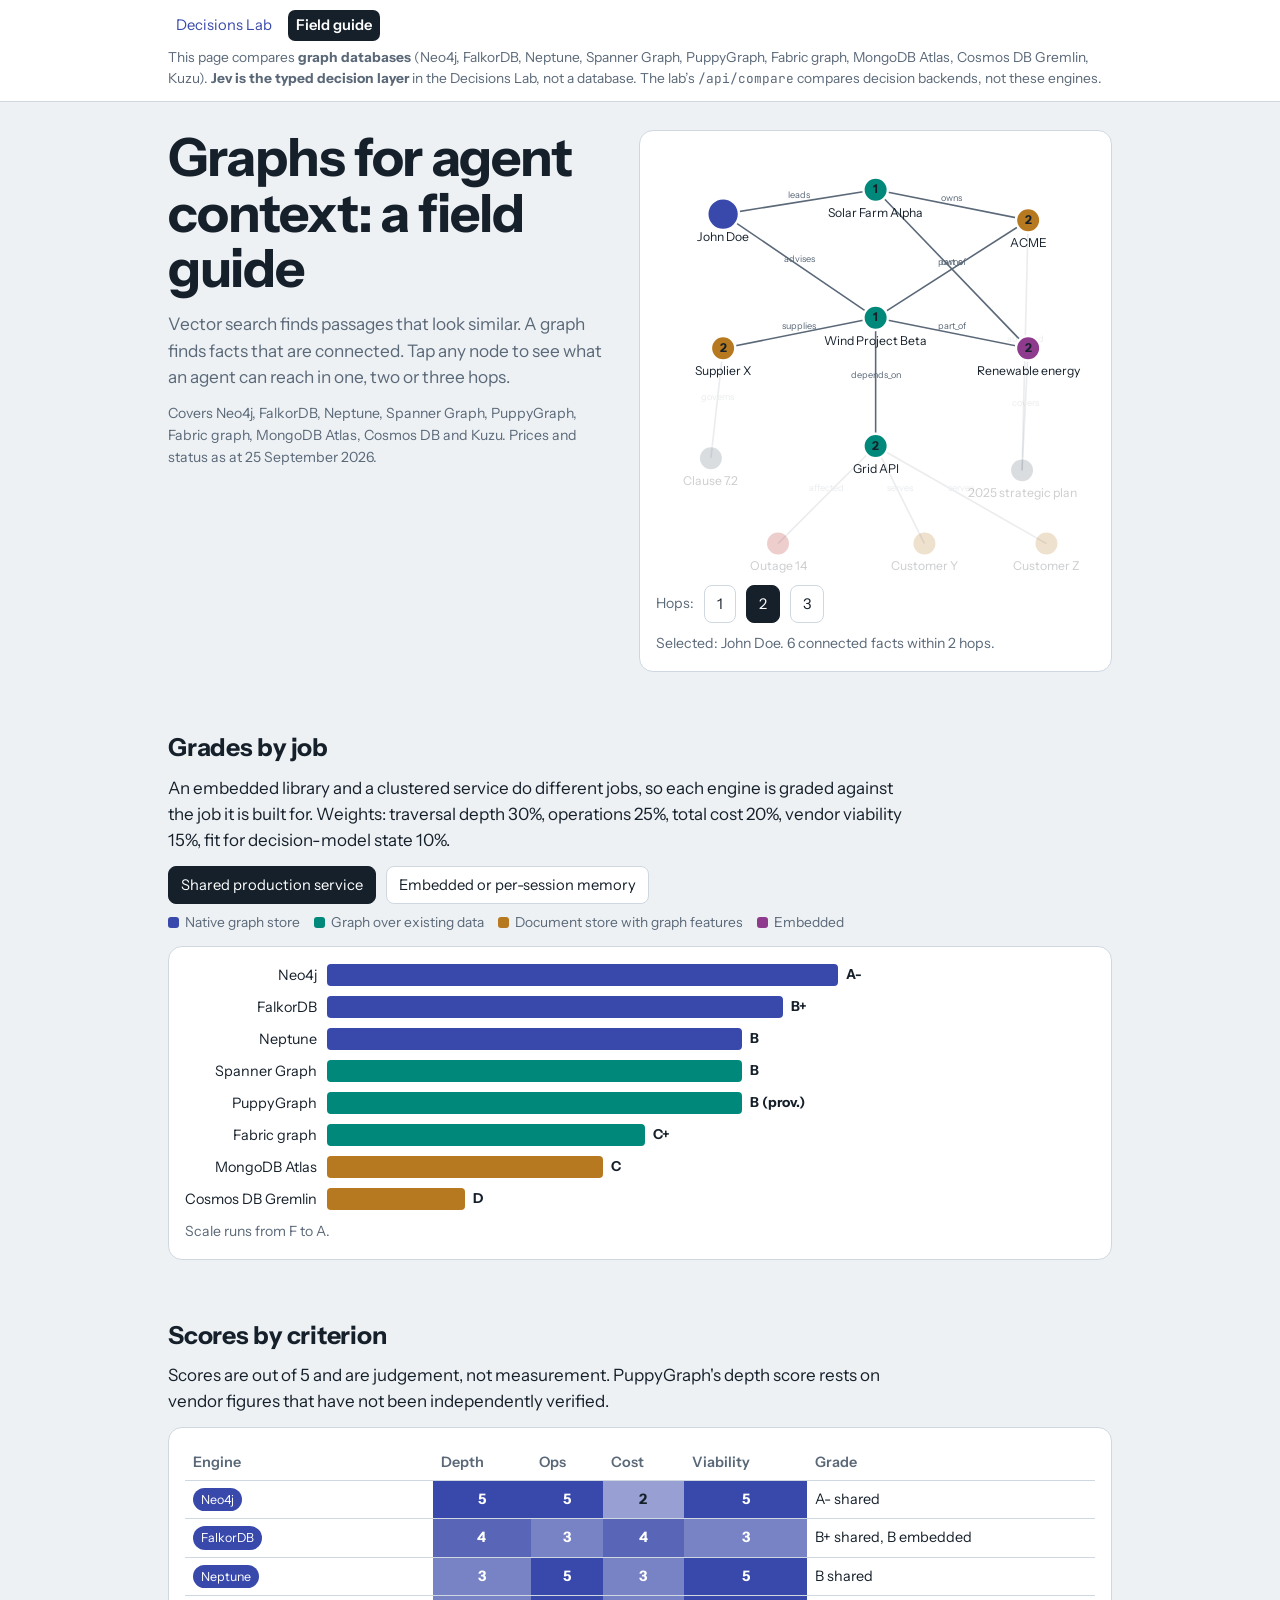
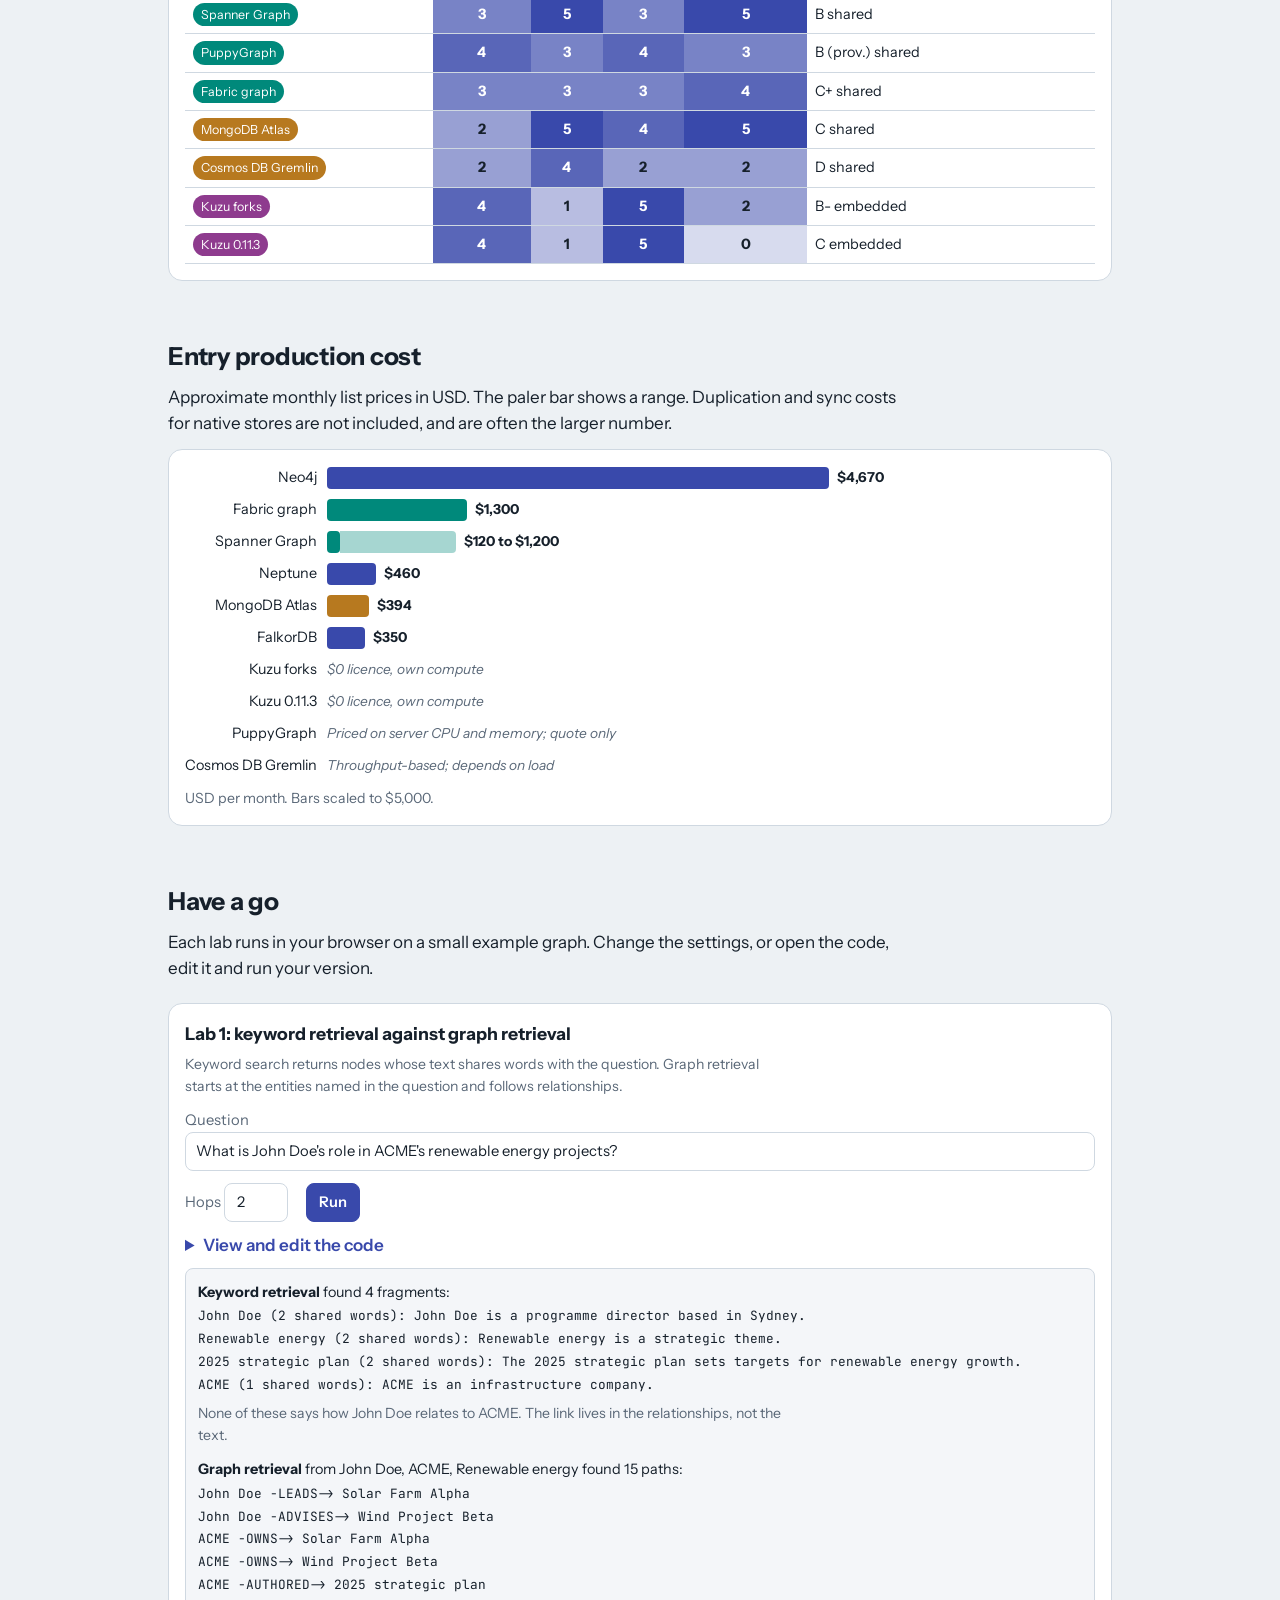
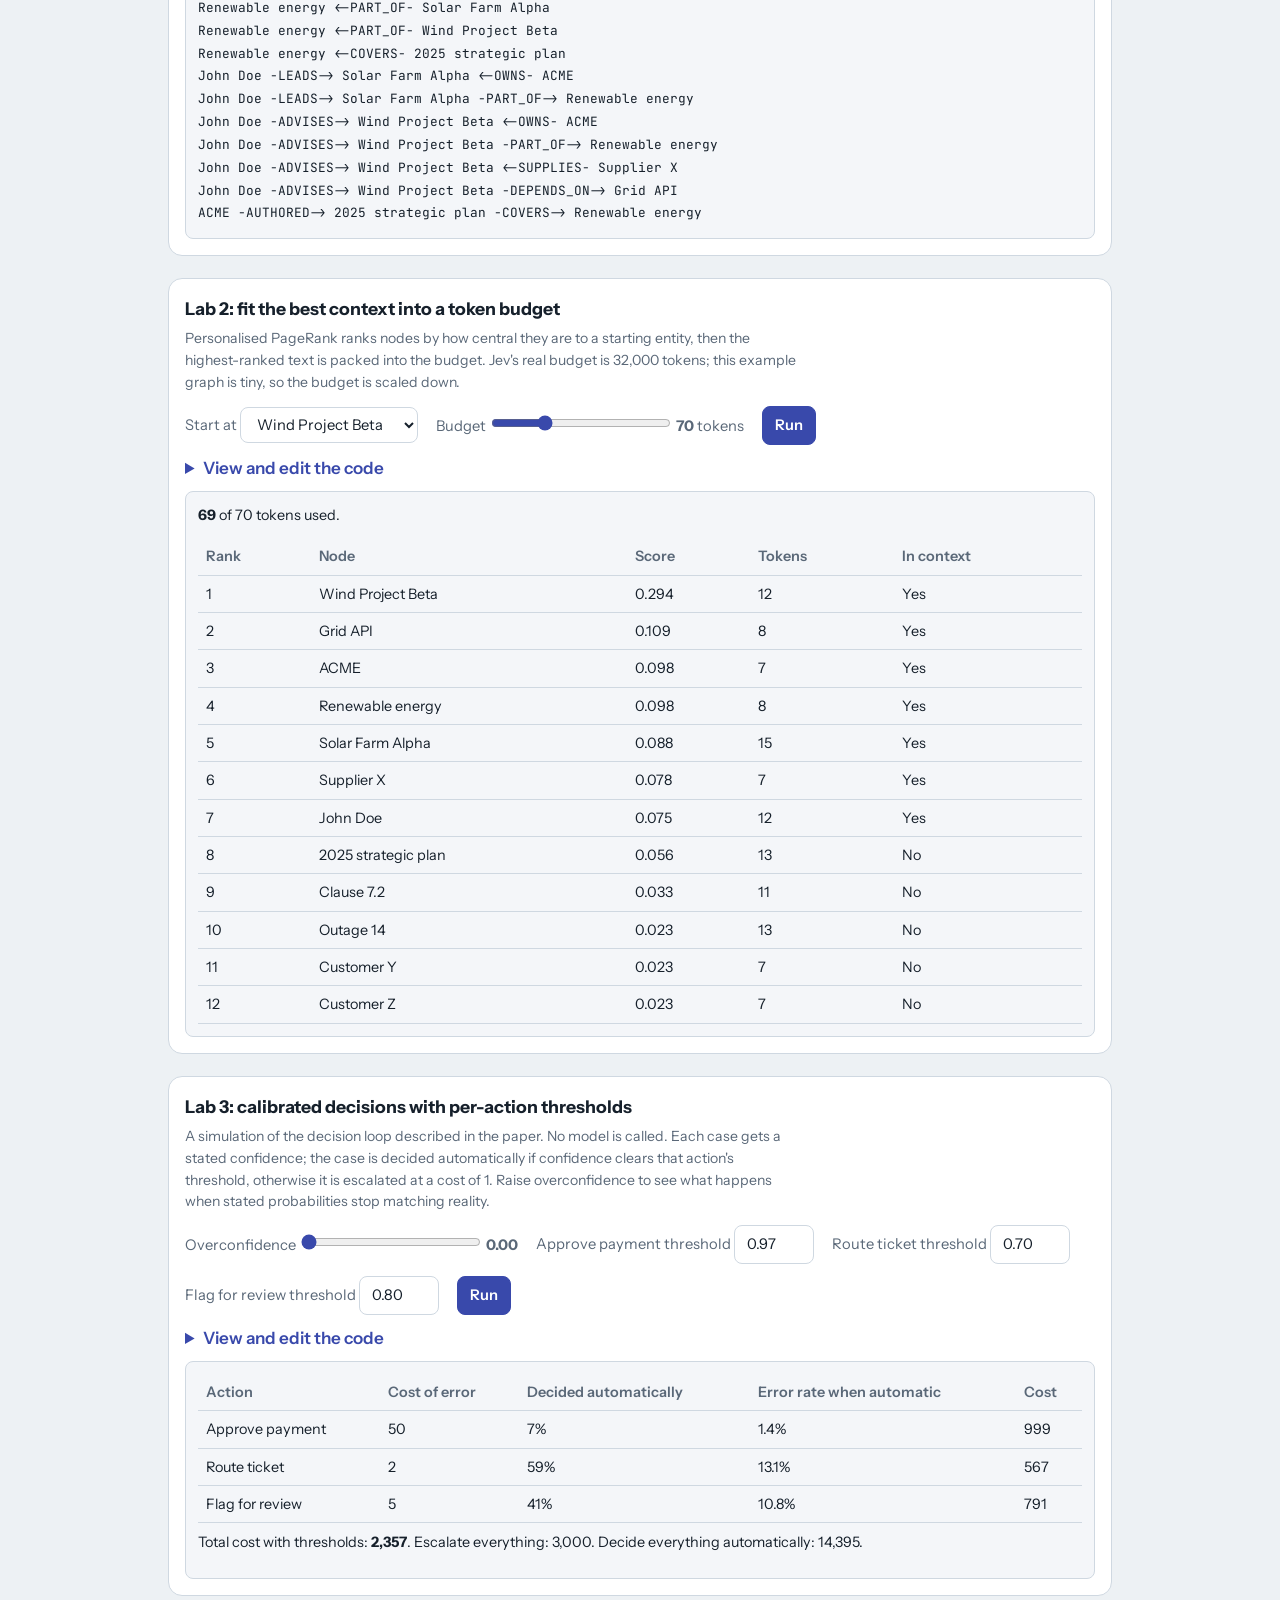
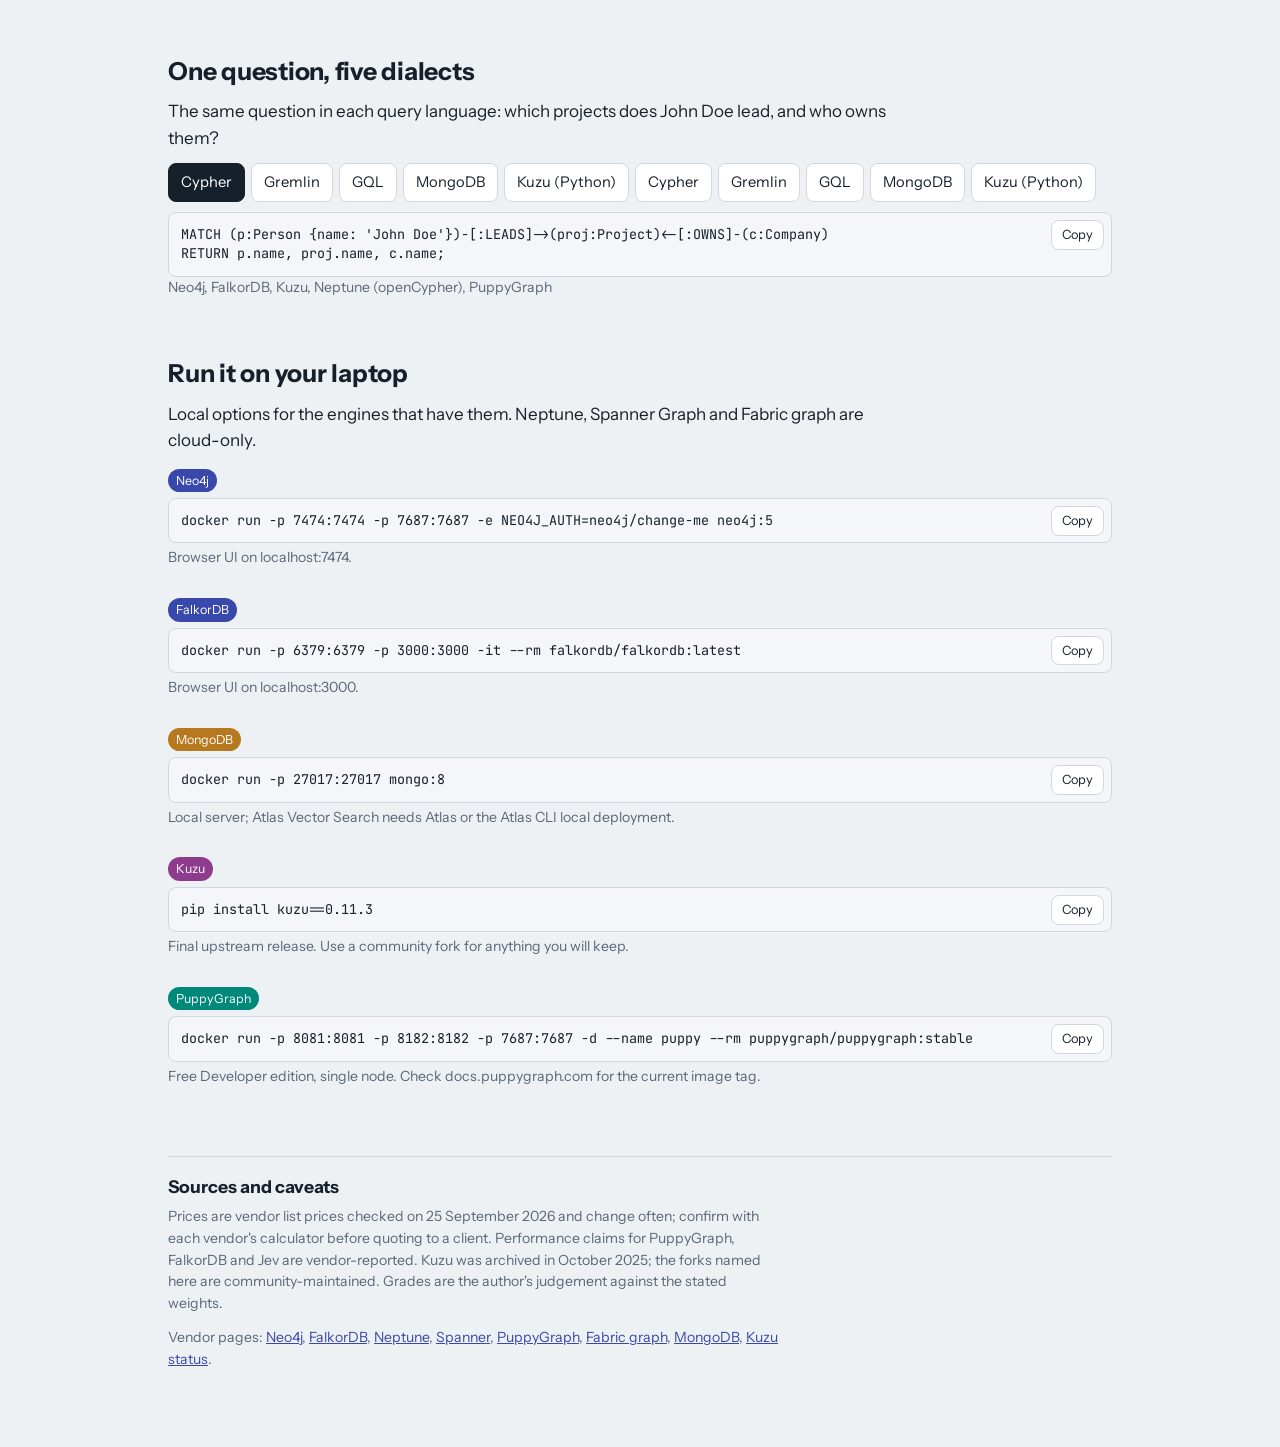
<file: web/field-guide.html>
<!DOCTYPE html>
<html lang="en-GB" data-theme="light" style="color-scheme: light;"><head>
<meta charset="utf-8">
<meta name="viewport" content="width=device-width, initial-scale=1, viewport-fit=cover">
<title>Graphs for agent context: a field guide</title>
<link rel="preconnect" href="https://fonts.googleapis.com">
<link rel="preconnect" href="https://fonts.gstatic.com" crossorigin>
<link href="https://fonts.googleapis.com/css2?family=Instrument+Sans:wght@400;500;600;700&family=JetBrains+Mono:wght@400;500&display=swap" rel="stylesheet">
<style>
:root{
  --bg:#edf1f4;--paper:#ffffff;--ink:#16202b;--muted:#5a6878;--line:#cfd8e1;--code:#f4f6f9;
  --native:#3949ab;--over:#00897b;--doc:#b7791f;--embed:#8e3b8e;--warn:#b3261e;
  box-sizing:border-box;padding-top:env(safe-area-inset-top,0px);padding-bottom:env(safe-area-inset-bottom,0px);
}
@media (prefers-color-scheme:dark){:root:not([data-theme="light"]){
  --bg:#10151c;--paper:#182029;--ink:#e6edf3;--muted:#9aa8b6;--line:#2c3845;--code:#121920;
  --native:#8c9eff;--over:#4db6ac;--doc:#e0a84a;--embed:#d08bd0;--warn:#ff8a80;}}
:root[data-theme="dark"]{--bg:#10151c;--paper:#182029;--ink:#e6edf3;--muted:#9aa8b6;--line:#2c3845;--code:#121920;
  --native:#8c9eff;--over:#4db6ac;--doc:#e0a84a;--embed:#d08bd0;--warn:#ff8a80;}
html{scroll-padding-top:env(safe-area-inset-top,0px)}
*,*::before,*::after{box-sizing:inherit}
body{margin:0;background:var(--bg);color:var(--ink);font:400 17px/1.55 "Instrument Sans",system-ui,-apple-system,"Segoe UI",sans-serif}
main{max-width:980px;margin:0 auto;padding:28px 18px 64px}
h1{font-size:clamp(2rem,6vw,3.3rem);line-height:1.05;letter-spacing:-.02em;margin:0 0 14px;font-weight:700;max-width:16ch}
h2{font-size:1.55rem;letter-spacing:-.01em;margin:56px 0 8px}
h3{font-size:1.1rem;margin:0 0 6px}
p{max-width:68ch;margin:0 0 12px}
.lede{color:var(--muted);font-size:1.08rem}
a{color:var(--native)}
code,pre,textarea{font-family:"JetBrains Mono",ui-monospace,Menlo,Consolas,monospace;font-size:.84rem}
.hero{display:grid;grid-template-columns:1fr;gap:20px;align-items:start}
@media(min-width:820px){.hero{grid-template-columns:1fr 1.05fr}}
.panel{background:var(--paper);border:1px solid var(--line);border-radius:14px;padding:16px}
.graphbox svg{width:100%;height:auto;display:block}
.node circle{stroke:var(--paper);stroke-width:2;cursor:pointer}
.node text{font-size:10px;fill:var(--ink);pointer-events:none}
.node.dim{opacity:.22}.edge.dim{opacity:.12}
.edge line{stroke:var(--muted);stroke-width:1.3}
.edge text{font-size:7.5px;fill:var(--muted)}
.hopbadge{font-size:9px;font-weight:700;fill:#fff;pointer-events:none}
.controls{display:flex;flex-wrap:wrap;gap:10px;align-items:center;margin:10px 0 0}
button,select,input[type=number]{font:inherit;font-size:.92rem;border:1px solid var(--line);background:var(--paper);color:var(--ink);border-radius:8px;padding:7px 12px}
button{cursor:pointer}
button.primary{background:var(--native);border-color:var(--native);color:#fff;font-weight:600}
button[aria-pressed="true"]{background:var(--ink);color:var(--paper);border-color:var(--ink)}
button:focus-visible,select:focus-visible,input:focus-visible,textarea:focus-visible{outline:3px solid var(--over);outline-offset:2px}
label{font-size:.92rem;color:var(--muted)}
input[type=range]{width:180px;accent-color:var(--native)}
.legend{display:flex;flex-wrap:wrap;gap:14px;font-size:.86rem;color:var(--muted);margin:8px 0 12px}
.legend span::before{content:"";display:inline-block;width:11px;height:11px;border-radius:3px;margin-right:6px;vertical-align:-1px;background:var(--c)}
.chart svg{width:100%;height:auto;display:block}
.chart text{fill:var(--ink);font-family:"Instrument Sans",system-ui,sans-serif}
.scroll{overflow-x:auto}
table{border-collapse:collapse;width:100%;font-size:.9rem}
th,td{text-align:left;padding:7px 8px;border-bottom:1px solid var(--line);vertical-align:top}
th{color:var(--muted);font-weight:600}
td.num{text-align:center;font-weight:700}
.heat td.num{color:#fff}
.lab{margin-top:22px}
.lab .params{display:flex;flex-wrap:wrap;gap:12px 18px;align-items:center;margin:8px 0}
details{margin:10px 0}
summary{cursor:pointer;color:var(--native);font-weight:600}
textarea{width:100%;min-height:220px;background:var(--code);color:var(--ink);border:1px solid var(--line);border-radius:8px;padding:10px;line-height:1.45;tab-size:2}
.out{background:var(--code);border:1px solid var(--line);border-radius:8px;padding:12px;margin-top:10px;font-size:.9rem;overflow-x:auto}
.out .path{font-family:"JetBrains Mono",monospace;font-size:.8rem;display:block;margin:3px 0}
.note{font-size:.88rem;color:var(--muted)}
.err{color:var(--warn)}
.tabs{display:flex;flex-wrap:wrap;gap:6px;margin:10px 0}
pre{background:var(--code);border:1px solid var(--line);border-radius:8px;padding:12px;overflow-x:auto;margin:0;line-height:1.45}
.snip{position:relative}
.copy{position:absolute;top:8px;right:8px;font-size:.8rem;padding:4px 10px}
.runlist{display:grid;gap:14px}
.pill{display:inline-block;white-space:nowrap;font-size:.78rem;padding:2px 8px;border-radius:99px;color:#fff;background:var(--c)}
.hero>*,.runlist>*,.snip,.panel{min-width:0}
pre{max-width:100%}
.bars{display:grid;grid-template-columns:minmax(96px,max-content) 1fr;gap:8px 10px;align-items:center;font-size:.9rem}
.bars .blab{text-align:right;color:var(--ink)}
.bars .track{position:relative;height:24px;display:flex;align-items:center;gap:8px}
.bars .bar{height:22px;border-radius:4px;background:var(--c);flex:none}
.bars .rng{height:22px;border-radius:0 4px 4px 0;background:var(--c);opacity:.35;flex:none;margin-left:-8px}
.bars .val{font-weight:700;white-space:nowrap;font-size:.86rem}
.bars .val.soft{font-weight:400;font-style:italic;color:var(--muted);white-space:normal}
.axis{display:flex;justify-content:space-between;font-size:.8rem;color:var(--muted);margin:6px 0 0}
footer{margin-top:56px;border-top:1px solid var(--line);padding-top:16px}
@media (prefers-reduced-motion:reduce){*{transition:none!important}}

.demo-bar{position:sticky;top:0;z-index:20;background:var(--paper);border-bottom:1px solid var(--line)}
.demo-bar-in{max-width:980px;margin:0 auto;padding:10px 18px 12px;display:grid;gap:6px}
.demo-bar nav{display:flex;flex-wrap:wrap;gap:8px;align-items:center;font-size:.92rem}
.demo-bar a{color:var(--native);text-decoration:none;padding:4px 8px;border-radius:7px}
.demo-bar a:hover{background:var(--code)}
.demo-bar .here{padding:4px 8px;border-radius:7px;background:var(--ink);color:var(--paper);font-weight:600}
.demo-bar p{margin:0;max-width:none;font-size:.86rem;color:var(--muted)}
.demo-bar code{font-size:.8rem}
</style>
</head>
<body>
<header class="demo-bar">
  <div class="demo-bar-in">
    <nav aria-label="Demo pages">
      <a href="/">Decisions Lab</a>
      <span class="here">Field guide</span>
    </nav>
    <p>This page compares <strong>graph databases</strong> (Neo4j, FalkorDB, Neptune, Spanner Graph, PuppyGraph, Fabric graph, MongoDB Atlas, Cosmos DB Gremlin, Kuzu). <strong>Jev is the typed decision layer</strong> in the Decisions Lab, not a database. The lab&rsquo;s <code>/api/compare</code> compares decision backends, not these engines.</p>
  </div>
</header>

<main>

<section class="hero">
  <div>
    <h1>Graphs for agent context: a field guide</h1>
    <p class="lede">Vector search finds passages that look similar. A graph finds facts that are connected. Tap any node to see what an agent can reach in one, two or three hops.</p>
    <p class="note">Covers Neo4j, FalkorDB, Neptune, Spanner Graph, PuppyGraph, Fabric graph, MongoDB Atlas, Cosmos DB and Kuzu. Prices and status as at 25 September 2026.</p>
  </div>
  <div class="panel graphbox">
    <svg id="heroGraph" viewBox="0 0 360 350" role="img" aria-label="Example knowledge graph. Select a node to highlight its neighbourhood."><g class="edge"><line x1="55" y1="55" x2="180" y2="35"></line><text x="117.5" y="42" text-anchor="middle">leads</text></g><g class="edge"><line x1="55" y1="55" x2="180" y2="140"></line><text x="117.5" y="94.5" text-anchor="middle">advises</text></g><g class="edge"><line x1="305" y1="60" x2="180" y2="35"></line><text x="242.5" y="44.5" text-anchor="middle">owns</text></g><g class="edge"><line x1="305" y1="60" x2="180" y2="140"></line><text x="242.5" y="97" text-anchor="middle">owns</text></g><g class="edge"><line x1="180" y1="35" x2="305" y2="165"></line><text x="242.5" y="97" text-anchor="middle">part_of</text></g><g class="edge"><line x1="180" y1="140" x2="305" y2="165"></line><text x="242.5" y="149.5" text-anchor="middle">part_of</text></g><g class="edge dim"><line x1="300" y1="265" x2="305" y2="165"></line><text x="302.5" y="212" text-anchor="middle">covers</text></g><g class="edge dim"><line x1="305" y1="60" x2="300" y2="265"></line><text x="302.5" y="159.5" text-anchor="middle">authored</text></g><g class="edge"><line x1="55" y1="165" x2="180" y2="140"></line><text x="117.5" y="149.5" text-anchor="middle">supplies</text></g><g class="edge dim"><line x1="45" y1="255" x2="55" y2="165"></line><text x="50" y="207" text-anchor="middle">governs</text></g><g class="edge"><line x1="180" y1="140" x2="180" y2="245"></line><text x="180" y="189.5" text-anchor="middle">depends_on</text></g><g class="edge dim"><line x1="100" y1="325" x2="180" y2="245"></line><text x="140" y="282" text-anchor="middle">affected</text></g><g class="edge dim"><line x1="180" y1="245" x2="220" y2="325"></line><text x="200" y="282" text-anchor="middle">serves</text></g><g class="edge dim"><line x1="180" y1="245" x2="320" y2="325"></line><text x="250" y="282" text-anchor="middle">serves</text></g><g class="node" tabindex="0" role="button" aria-label="John Doe"><circle cx="55" cy="55" r="13" fill="var(--native)"></circle><text x="55" y="77" text-anchor="middle">John Doe</text></g><g class="node" tabindex="0" role="button" aria-label="Solar Farm Alpha"><circle cx="180" cy="35" r="10" fill="var(--over)"></circle><text x="180" y="38" text-anchor="middle" class="hopbadge">1</text><text x="180" y="57" text-anchor="middle">Solar Farm Alpha</text></g><g class="node" tabindex="0" role="button" aria-label="ACME"><circle cx="305" cy="60" r="10" fill="var(--doc)"></circle><text x="305" y="63" text-anchor="middle" class="hopbadge">2</text><text x="305" y="82" text-anchor="middle">ACME</text></g><g class="node" tabindex="0" role="button" aria-label="Wind Project Beta"><circle cx="180" cy="140" r="10" fill="var(--over)"></circle><text x="180" y="143" text-anchor="middle" class="hopbadge">1</text><text x="180" y="162" text-anchor="middle">Wind Project Beta</text></g><g class="node" tabindex="0" role="button" aria-label="Renewable energy"><circle cx="305" cy="165" r="10" fill="var(--embed)"></circle><text x="305" y="168" text-anchor="middle" class="hopbadge">2</text><text x="305" y="187" text-anchor="middle">Renewable energy</text></g><g class="node dim" tabindex="0" role="button" aria-label="2025 strategic plan"><circle cx="300" cy="265" r="10" fill="var(--muted)"></circle><text x="300" y="287" text-anchor="middle">2025 strategic plan</text></g><g class="node" tabindex="0" role="button" aria-label="Supplier X"><circle cx="55" cy="165" r="10" fill="var(--doc)"></circle><text x="55" y="168" text-anchor="middle" class="hopbadge">2</text><text x="55" y="187" text-anchor="middle">Supplier X</text></g><g class="node dim" tabindex="0" role="button" aria-label="Clause 7.2"><circle cx="45" cy="255" r="10" fill="var(--muted)"></circle><text x="45" y="277" text-anchor="middle">Clause 7.2</text></g><g class="node" tabindex="0" role="button" aria-label="Grid API"><circle cx="180" cy="245" r="10" fill="var(--over)"></circle><text x="180" y="248" text-anchor="middle" class="hopbadge">2</text><text x="180" y="267" text-anchor="middle">Grid API</text></g><g class="node dim" tabindex="0" role="button" aria-label="Outage 14"><circle cx="100" cy="325" r="10" fill="var(--warn)"></circle><text x="100" y="347" text-anchor="middle">Outage 14</text></g><g class="node dim" tabindex="0" role="button" aria-label="Customer Y"><circle cx="220" cy="325" r="10" fill="var(--doc)"></circle><text x="220" y="347" text-anchor="middle">Customer Y</text></g><g class="node dim" tabindex="0" role="button" aria-label="Customer Z"><circle cx="320" cy="325" r="10" fill="var(--doc)"></circle><text x="320" y="347" text-anchor="middle">Customer Z</text></g></svg>
    <div class="controls">
      <span class="note">Hops:</span>
      <button data-hop="1">1</button><button data-hop="2" aria-pressed="true">2</button><button data-hop="3">3</button>
      <span class="note" id="heroStatus">Selected: John Doe. 6 connected facts within 2 hops.</span>
    </div>
  </div>
</section>

<h2>Grades by job</h2>
<p>An embedded library and a clustered service do different jobs, so each engine is graded against the job it is built for. Weights: traversal depth 30%, operations 25%, total cost 20%, vendor viability 15%, fit for decision-model state 10%.</p>
<div class="controls" role="group" aria-label="Choose job">
  <button id="jobShared" aria-pressed="true">Shared production service</button>
  <button id="jobEmbed">Embedded or per-session memory</button>
</div>
<div class="legend">
  <span style="--c:var(--native)">Native graph store</span>
  <span style="--c:var(--over)">Graph over existing data</span>
  <span style="--c:var(--doc)">Document store with graph features</span>
  <span style="--c:var(--embed)">Embedded</span>
</div>
<div class="panel chart" id="gradeChart"><div class="bars"><div class="blab">Neo4j</div><div class="track"><div class="bar" style="--c:var(--native);width:66.60000000000001%"></div><span class="val">A-</span></div><div class="blab">FalkorDB</div><div class="track"><div class="bar" style="--c:var(--native);width:59.4%"></div><span class="val">B+</span></div><div class="blab">Neptune</div><div class="track"><div class="bar" style="--c:var(--native);width:54%"></div><span class="val">B</span></div><div class="blab">Spanner Graph</div><div class="track"><div class="bar" style="--c:var(--over);width:54%"></div><span class="val">B</span></div><div class="blab">PuppyGraph</div><div class="track"><div class="bar" style="--c:var(--over);width:54%"></div><span class="val">B (prov.)</span></div><div class="blab">Fabric graph</div><div class="track"><div class="bar" style="--c:var(--over);width:41.4%"></div><span class="val">C+</span></div><div class="blab">MongoDB Atlas</div><div class="track"><div class="bar" style="--c:var(--doc);width:36%"></div><span class="val">C</span></div><div class="blab">Cosmos DB Gremlin</div><div class="track"><div class="bar" style="--c:var(--doc);width:18%"></div><span class="val">D</span></div></div><p class="note" style="margin:10px 0 0">Scale runs from F to A.</p></div>

<h2>Scores by criterion</h2>
<p>Scores are out of 5 and are judgement, not measurement. PuppyGraph's depth score rests on vendor figures that have not been independently verified.</p>
<div class="panel scroll"><table class="heat" id="heat"><thead><tr><th>Engine</th><th>Depth</th><th>Ops</th><th>Cost</th><th>Viability</th><th>Grade</th></tr></thead><tbody><tr><td><span class="pill" style="--c:var(--native)">Neo4j</span></td><td class="num" style="background:color-mix(in srgb, var(--native) 100%, var(--paper));color:#fff">5</td><td class="num" style="background:color-mix(in srgb, var(--native) 100%, var(--paper));color:#fff">5</td><td class="num" style="background:color-mix(in srgb, var(--native) 52%, var(--paper));color:var(--ink)">2</td><td class="num" style="background:color-mix(in srgb, var(--native) 100%, var(--paper));color:#fff">5</td><td>A- shared</td></tr><tr><td><span class="pill" style="--c:var(--native)">FalkorDB</span></td><td class="num" style="background:color-mix(in srgb, var(--native) 84%, var(--paper));color:#fff">4</td><td class="num" style="background:color-mix(in srgb, var(--native) 68%, var(--paper));color:#fff">3</td><td class="num" style="background:color-mix(in srgb, var(--native) 84%, var(--paper));color:#fff">4</td><td class="num" style="background:color-mix(in srgb, var(--native) 68%, var(--paper));color:#fff">3</td><td>B+ shared, B embedded</td></tr><tr><td><span class="pill" style="--c:var(--native)">Neptune</span></td><td class="num" style="background:color-mix(in srgb, var(--native) 68%, var(--paper));color:#fff">3</td><td class="num" style="background:color-mix(in srgb, var(--native) 100%, var(--paper));color:#fff">5</td><td class="num" style="background:color-mix(in srgb, var(--native) 68%, var(--paper));color:#fff">3</td><td class="num" style="background:color-mix(in srgb, var(--native) 100%, var(--paper));color:#fff">5</td><td>B shared</td></tr><tr><td><span class="pill" style="--c:var(--over)">Spanner Graph</span></td><td class="num" style="background:color-mix(in srgb, var(--native) 68%, var(--paper));color:#fff">3</td><td class="num" style="background:color-mix(in srgb, var(--native) 100%, var(--paper));color:#fff">5</td><td class="num" style="background:color-mix(in srgb, var(--native) 68%, var(--paper));color:#fff">3</td><td class="num" style="background:color-mix(in srgb, var(--native) 100%, var(--paper));color:#fff">5</td><td>B shared</td></tr><tr><td><span class="pill" style="--c:var(--over)">PuppyGraph</span></td><td class="num" style="background:color-mix(in srgb, var(--native) 84%, var(--paper));color:#fff">4</td><td class="num" style="background:color-mix(in srgb, var(--native) 68%, var(--paper));color:#fff">3</td><td class="num" style="background:color-mix(in srgb, var(--native) 84%, var(--paper));color:#fff">4</td><td class="num" style="background:color-mix(in srgb, var(--native) 68%, var(--paper));color:#fff">3</td><td>B (prov.) shared</td></tr><tr><td><span class="pill" style="--c:var(--over)">Fabric graph</span></td><td class="num" style="background:color-mix(in srgb, var(--native) 68%, var(--paper));color:#fff">3</td><td class="num" style="background:color-mix(in srgb, var(--native) 68%, var(--paper));color:#fff">3</td><td class="num" style="background:color-mix(in srgb, var(--native) 68%, var(--paper));color:#fff">3</td><td class="num" style="background:color-mix(in srgb, var(--native) 84%, var(--paper));color:#fff">4</td><td>C+ shared</td></tr><tr><td><span class="pill" style="--c:var(--doc)">MongoDB Atlas</span></td><td class="num" style="background:color-mix(in srgb, var(--native) 52%, var(--paper));color:var(--ink)">2</td><td class="num" style="background:color-mix(in srgb, var(--native) 100%, var(--paper));color:#fff">5</td><td class="num" style="background:color-mix(in srgb, var(--native) 84%, var(--paper));color:#fff">4</td><td class="num" style="background:color-mix(in srgb, var(--native) 100%, var(--paper));color:#fff">5</td><td>C shared</td></tr><tr><td><span class="pill" style="--c:var(--doc)">Cosmos DB Gremlin</span></td><td class="num" style="background:color-mix(in srgb, var(--native) 52%, var(--paper));color:var(--ink)">2</td><td class="num" style="background:color-mix(in srgb, var(--native) 84%, var(--paper));color:#fff">4</td><td class="num" style="background:color-mix(in srgb, var(--native) 52%, var(--paper));color:var(--ink)">2</td><td class="num" style="background:color-mix(in srgb, var(--native) 52%, var(--paper));color:var(--ink)">2</td><td>D shared</td></tr><tr><td><span class="pill" style="--c:var(--embed)">Kuzu forks</span></td><td class="num" style="background:color-mix(in srgb, var(--native) 84%, var(--paper));color:#fff">4</td><td class="num" style="background:color-mix(in srgb, var(--native) 36%, var(--paper));color:var(--ink)">1</td><td class="num" style="background:color-mix(in srgb, var(--native) 100%, var(--paper));color:#fff">5</td><td class="num" style="background:color-mix(in srgb, var(--native) 52%, var(--paper));color:var(--ink)">2</td><td>B- embedded</td></tr><tr><td><span class="pill" style="--c:var(--embed)">Kuzu 0.11.3</span></td><td class="num" style="background:color-mix(in srgb, var(--native) 84%, var(--paper));color:#fff">4</td><td class="num" style="background:color-mix(in srgb, var(--native) 36%, var(--paper));color:var(--ink)">1</td><td class="num" style="background:color-mix(in srgb, var(--native) 100%, var(--paper));color:#fff">5</td><td class="num" style="background:color-mix(in srgb, var(--native) 20%, var(--paper));color:var(--ink)">0</td><td>C embedded</td></tr></tbody></table></div>

<h2>Entry production cost</h2>
<p>Approximate monthly list prices in USD. The paler bar shows a range. Duplication and sync costs for native stores are not included, and are often the larger number.</p>
<div class="panel chart" id="costChart"><div class="bars"><div class="blab">Neo4j</div><div class="track"><div class="bar" style="--c:var(--native);width:65.38000000000001%"></div><span class="val">$4,670</span></div><div class="blab">Fabric graph</div><div class="track"><div class="bar" style="--c:var(--over);width:18.2%"></div><span class="val">$1,300</span></div><div class="blab">Spanner Graph</div><div class="track"><div class="bar" style="--c:var(--over);width:1.68%"></div><div class="rng" style="--c:var(--over);width:15.12%"></div><span class="val">$120 to $1,200</span></div><div class="blab">Neptune</div><div class="track"><div class="bar" style="--c:var(--native);width:6.4399999999999995%"></div><span class="val">$460</span></div><div class="blab">MongoDB Atlas</div><div class="track"><div class="bar" style="--c:var(--doc);width:5.516%"></div><span class="val">$394</span></div><div class="blab">FalkorDB</div><div class="track"><div class="bar" style="--c:var(--native);width:4.9%"></div><span class="val">$350</span></div><div class="blab">Kuzu forks</div><div class="track"><span class="val soft">$0 licence, own compute</span></div><div class="blab">Kuzu 0.11.3</div><div class="track"><span class="val soft">$0 licence, own compute</span></div><div class="blab">PuppyGraph</div><div class="track"><span class="val soft">Priced on server CPU and memory; quote only</span></div><div class="blab">Cosmos DB Gremlin</div><div class="track"><span class="val soft">Throughput-based; depends on load</span></div></div><p class="note" style="margin:10px 0 0">USD per month. Bars scaled to $5,000.</p></div>

<h2>Have a go</h2>
<p>Each lab runs in your browser on a small example graph. Change the settings, or open the code, edit it and run your version.</p>

<div class="panel lab" id="labA">
  <h3>Lab 1: keyword retrieval against graph retrieval</h3>
  <p class="note">Keyword search returns nodes whose text shares words with the question. Graph retrieval starts at the entities named in the question and follows relationships.</p>
  <div class="params">
    <label style="flex:1 1 100%">Question <input id="aQ" style="width:100%;font:inherit;padding:7px 10px;border:1px solid var(--line);border-radius:8px;background:var(--paper);color:var(--ink)" value="What is John Doe&#39;s role in ACME&#39;s renewable energy projects?"></label>
    <label>Hops <input id="aK" type="number" min="1" max="4" value="2" style="width:64px"></label>
    <button class="primary" data-run="A">Run</button>
  </div>
  <details><summary>View and edit the code</summary><textarea id="aCode" spellcheck="false"></textarea>
    <div class="controls"><button data-runedit="A">Run edited code</button><button data-reset="A">Reset code</button></div></details>
  <div class="out" id="aOut"><strong>Keyword retrieval</strong> found 4 fragments:<span class="path">John Doe (2 shared words): John Doe is a programme director based in Sydney.</span><span class="path">Renewable energy (2 shared words): Renewable energy is a strategic theme.</span><span class="path">2025 strategic plan (2 shared words): The 2025 strategic plan sets targets for renewable energy growth.</span><span class="path">ACME (1 shared words): ACME is an infrastructure company.</span><p class="note" style="margin-top:8px">None of these says how John Doe relates to ACME. The link lives in the relationships, not the text.</p><strong>Graph retrieval</strong> from John Doe, ACME, Renewable energy found 15 paths:<span class="path">John Doe -LEADS-&gt; Solar Farm Alpha</span><span class="path">John Doe -ADVISES-&gt; Wind Project Beta</span><span class="path">ACME -OWNS-&gt; Solar Farm Alpha</span><span class="path">ACME -OWNS-&gt; Wind Project Beta</span><span class="path">ACME -AUTHORED-&gt; 2025 strategic plan</span><span class="path">Renewable energy &lt;-PART_OF- Solar Farm Alpha</span><span class="path">Renewable energy &lt;-PART_OF- Wind Project Beta</span><span class="path">Renewable energy &lt;-COVERS- 2025 strategic plan</span><span class="path">John Doe -LEADS-&gt; Solar Farm Alpha &lt;-OWNS- ACME</span><span class="path">John Doe -LEADS-&gt; Solar Farm Alpha -PART_OF-&gt; Renewable energy</span><span class="path">John Doe -ADVISES-&gt; Wind Project Beta &lt;-OWNS- ACME</span><span class="path">John Doe -ADVISES-&gt; Wind Project Beta -PART_OF-&gt; Renewable energy</span><span class="path">John Doe -ADVISES-&gt; Wind Project Beta &lt;-SUPPLIES- Supplier X</span><span class="path">John Doe -ADVISES-&gt; Wind Project Beta -DEPENDS_ON-&gt; Grid API</span><span class="path">ACME -AUTHORED-&gt; 2025 strategic plan -COVERS-&gt; Renewable energy</span></div>
</div>

<div class="panel lab" id="labB">
  <h3>Lab 2: fit the best context into a token budget</h3>
  <p class="note">Personalised PageRank ranks nodes by how central they are to a starting entity, then the highest-ranked text is packed into the budget. Jev's real budget is 32,000 tokens; this example graph is tiny, so the budget is scaled down.</p>
  <div class="params">
    <label>Start at <select id="bSeed"><option value="john">John Doe</option><option value="solar">Solar Farm Alpha</option><option value="acme">ACME</option><option value="wind" selected="">Wind Project Beta</option><option value="renew">Renewable energy</option><option value="plan">2025 strategic plan</option><option value="supplier">Supplier X</option><option value="clause">Clause 7.2</option><option value="api">Grid API</option><option value="outage">Outage 14</option><option value="custy">Customer Y</option><option value="custz">Customer Z</option></select></label>
    <label>Budget <input id="bBudget" type="range" min="20" max="200" step="5" value="70"> <strong id="bBudgetV">70</strong> tokens</label>
    <button class="primary" data-run="B">Run</button>
  </div>
  <details><summary>View and edit the code</summary><textarea id="bCode" spellcheck="false"></textarea>
    <div class="controls"><button data-runedit="B">Run edited code</button><button data-reset="B">Reset code</button></div></details>
  <div class="out" id="bOut"><p><strong>69</strong> of 70 tokens used.</p><div class="scroll"><table><tbody><tr><th>Rank</th><th>Node</th><th>Score</th><th>Tokens</th><th>In context</th></tr><tr><td>1</td><td>Wind Project Beta</td><td>0.294</td><td>12</td><td>Yes</td></tr><tr><td>2</td><td>Grid API</td><td>0.109</td><td>8</td><td>Yes</td></tr><tr><td>3</td><td>ACME</td><td>0.098</td><td>7</td><td>Yes</td></tr><tr><td>4</td><td>Renewable energy</td><td>0.098</td><td>8</td><td>Yes</td></tr><tr><td>5</td><td>Solar Farm Alpha</td><td>0.088</td><td>15</td><td>Yes</td></tr><tr><td>6</td><td>Supplier X</td><td>0.078</td><td>7</td><td>Yes</td></tr><tr><td>7</td><td>John Doe</td><td>0.075</td><td>12</td><td>Yes</td></tr><tr><td>8</td><td>2025 strategic plan</td><td>0.056</td><td>13</td><td>No</td></tr><tr><td>9</td><td>Clause 7.2</td><td>0.033</td><td>11</td><td>No</td></tr><tr><td>10</td><td>Outage 14</td><td>0.023</td><td>13</td><td>No</td></tr><tr><td>11</td><td>Customer Y</td><td>0.023</td><td>7</td><td>No</td></tr><tr><td>12</td><td>Customer Z</td><td>0.023</td><td>7</td><td>No</td></tr></tbody></table></div></div>
</div>

<div class="panel lab" id="labC">
  <h3>Lab 3: calibrated decisions with per-action thresholds</h3>
  <p class="note">A simulation of the decision loop described in the paper. No model is called. Each case gets a stated confidence; the case is decided automatically if confidence clears that action's threshold, otherwise it is escalated at a cost of 1. Raise overconfidence to see what happens when stated probabilities stop matching reality.</p>
  <div class="params">
    <label>Overconfidence <input id="cOver" type="range" min="0" max="0.6" step="0.05" value="0"> <strong id="cOverV">0.00</strong></label>
    <label>Approve payment threshold <input id="cT0" type="number" min="0.5" max="1" step="0.01" value="0.97" style="width:80px"></label>
    <label>Route ticket threshold <input id="cT1" type="number" min="0.5" max="1" step="0.01" value="0.70" style="width:80px"></label>
    <label>Flag for review threshold <input id="cT2" type="number" min="0.5" max="1" step="0.01" value="0.80" style="width:80px"></label>
    <button class="primary" data-run="C">Run</button>
  </div>
  <details><summary>View and edit the code</summary><textarea id="cCode" spellcheck="false"></textarea>
    <div class="controls"><button data-runedit="C">Run edited code</button><button data-reset="C">Reset code</button></div></details>
  <div class="out" id="cOut"><div class="scroll"><table><tbody><tr><th>Action</th><th>Cost of error</th><th>Decided automatically</th><th>Error rate when automatic</th><th>Cost</th></tr><tr><td>Approve payment</td><td>50</td><td>7%</td><td>1.4%</td><td>999</td></tr><tr><td>Route ticket</td><td>2</td><td>59%</td><td>13.1%</td><td>567</td></tr><tr><td>Flag for review</td><td>5</td><td>41%</td><td>10.8%</td><td>791</td></tr></tbody></table></div><p style="margin-top:8px">Total cost with thresholds: <strong>2,357</strong>. Escalate everything: 3,000. Decide everything automatically: 14,395.</p></div>
</div>

<h2>One question, five dialects</h2>
<p>The same question in each query language: which projects does John Doe lead, and who owns them?</p>
<div class="tabs" id="snipTabs" role="tablist"><button role="tab" aria-pressed="true" aria-selected="true">Cypher</button><button role="tab" aria-pressed="false" aria-selected="false">Gremlin</button><button role="tab" aria-pressed="false" aria-selected="false">GQL</button><button role="tab" aria-pressed="false" aria-selected="false">MongoDB</button><button role="tab" aria-pressed="false" aria-selected="false">Kuzu (Python)</button></div>
<div class="snip"><pre><code id="snipCode">MATCH (p:Person {name: 'John Doe'})-[:LEADS]-&gt;(proj:Project)&lt;-[:OWNS]-(c:Company)
RETURN p.name, proj.name, c.name;</code></pre><button class="copy" id="snipCopy">Copy</button></div>
<p class="note" id="snipNote">Neo4j, FalkorDB, Kuzu, Neptune (openCypher), PuppyGraph</p>

<h2>Run it on your laptop</h2>
<p>Local options for the engines that have them. Neptune, Spanner Graph and Fabric graph are cloud-only.</p>
<div class="runlist" id="runList"><div><span class="pill" style="--c:var(--native)">Neo4j</span><div class="snip" style="margin-top:6px"><pre><code>docker run -p 7474:7474 -p 7687:7687 -e NEO4J_AUTH=neo4j/change-me neo4j:5</code></pre><button class="copy" data-copyrun="0">Copy</button></div><p class="note" style="margin-top:4px">Browser UI on localhost:7474.</p></div><div><span class="pill" style="--c:var(--native)">FalkorDB</span><div class="snip" style="margin-top:6px"><pre><code>docker run -p 6379:6379 -p 3000:3000 -it --rm falkordb/falkordb:latest</code></pre><button class="copy" data-copyrun="1">Copy</button></div><p class="note" style="margin-top:4px">Browser UI on localhost:3000.</p></div><div><span class="pill" style="--c:var(--doc)">MongoDB</span><div class="snip" style="margin-top:6px"><pre><code>docker run -p 27017:27017 mongo:8</code></pre><button class="copy" data-copyrun="2">Copy</button></div><p class="note" style="margin-top:4px">Local server; Atlas Vector Search needs Atlas or the Atlas CLI local deployment.</p></div><div><span class="pill" style="--c:var(--embed)">Kuzu</span><div class="snip" style="margin-top:6px"><pre><code>pip install kuzu==0.11.3</code></pre><button class="copy" data-copyrun="3">Copy</button></div><p class="note" style="margin-top:4px">Final upstream release. Use a community fork for anything you will keep.</p></div><div><span class="pill" style="--c:var(--over)">PuppyGraph</span><div class="snip" style="margin-top:6px"><pre><code>docker run -p 8081:8081 -p 8182:8182 -p 7687:7687 -d --name puppy --rm puppygraph/puppygraph:stable</code></pre><button class="copy" data-copyrun="4">Copy</button></div><p class="note" style="margin-top:4px">Free Developer edition, single node. Check docs.puppygraph.com for the current image tag.</p></div></div>

<footer>
  <h3>Sources and caveats</h3>
  <p class="note">Prices are vendor list prices checked on 25 September 2026 and change often; confirm with each vendor's calculator before quoting to a client. Performance claims for PuppyGraph, FalkorDB and Jev are vendor-reported. Kuzu was archived in October 2025; the forks named here are community-maintained. Grades are the author's judgement against the stated weights.</p>
  <p class="note">Vendor pages: <a href="https://neo4j.com/pricing/">Neo4j</a>, <a href="https://www.falkordb.com/plans/">FalkorDB</a>, <a href="https://aws.amazon.com/neptune/pricing/">Neptune</a>, <a href="https://cloud.google.com/spanner/pricing">Spanner</a>, <a href="https://www.puppygraph.com/pricing">PuppyGraph</a>, <a href="https://learn.microsoft.com/en-us/fabric/graph/overview">Fabric graph</a>, <a href="https://www.mongodb.com/pricing">MongoDB</a>, <a href="https://www.puppygraph.com/blog/what-is-kuzudb">Kuzu status</a>.</p>
</footer>
</main>

<script>
/* ---------- Example graph shared by the hero and the labs ---------- */
const G = {
  nodes: [
    {id:"john",label:"John Doe",type:"Person",x:55,y:55,text:"John Doe is a programme director based in Sydney."},
    {id:"solar",label:"Solar Farm Alpha",type:"Project",x:180,y:35,text:"Solar Farm Alpha is a 120 MW site commissioned in 2024."},
    {id:"acme",label:"ACME",type:"Company",x:305,y:60,text:"ACME is an infrastructure company."},
    {id:"wind",label:"Wind Project Beta",type:"Project",x:180,y:140,text:"Wind Project Beta is an offshore site in planning."},
    {id:"renew",label:"Renewable energy",type:"Theme",x:305,y:165,text:"Renewable energy is a strategic theme."},
    {id:"plan",label:"2025 strategic plan",type:"Document",x:300,y:265,text:"The 2025 strategic plan sets targets for renewable energy growth."},
    {id:"supplier",label:"Supplier X",type:"Company",x:55,y:165,text:"Supplier X manufactures turbine components."},
    {id:"clause",label:"Clause 7.2",type:"Clause",x:45,y:255,text:"Clause 7.2 allows termination after two missed deliveries."},
    {id:"api",label:"Grid API",type:"Service",x:180,y:245,text:"Grid API publishes live output data."},
    {id:"outage",label:"Outage 14",type:"Incident",x:100,y:325,text:"Outage 14 took the Grid API offline for six hours."},
    {id:"custy",label:"Customer Y",type:"Company",x:220,y:325,text:"Customer Y buys output data."},
    {id:"custz",label:"Customer Z",type:"Company",x:320,y:325,text:"Customer Z buys output data."}
  ],
  edges: [
    ["john","LEADS","solar"],["john","ADVISES","wind"],["acme","OWNS","solar"],["acme","OWNS","wind"],
    ["solar","PART_OF","renew"],["wind","PART_OF","renew"],["plan","COVERS","renew"],["acme","AUTHORED","plan"],
    ["supplier","SUPPLIES","wind"],["clause","GOVERNS","supplier"],["wind","DEPENDS_ON","api"],
    ["outage","AFFECTED","api"],["api","SERVES","custy"],["api","SERVES","custz"]
  ],
  node(id){return this.nodes.find(n=>n.id===id)},
  neighbours(id){const out=[];for(const [a,r,b] of this.edges){if(a===id)out.push({id:b,rel:r,dir:"out"});if(b===id)out.push({id:a,rel:r,dir:"in"});}return out},
  tokens(n){return Math.ceil(n.text.split(/\s+/).length*1.3)}
};
const TYPE_COL={Person:"var(--native)",Company:"var(--doc)",Project:"var(--over)",Theme:"var(--embed)",Document:"var(--muted)",Clause:"var(--muted)",Service:"var(--over)",Incident:"var(--warn)"};

function bfs(start,k){const d={[start]:0};let f=[start];for(let h=1;h<=k;h++){const nx=[];for(const id of f)for(const n of G.neighbours(id))if(d[n.id]===undefined){d[n.id]=h;nx.push(n.id)}f=nx}return d}

/* ---------- Hero graph ---------- */
let heroSel="john",heroHop=2;
const SVGNS="http://www.w3.org/2000/svg";
function el(t,a,p){const e=document.createElementNS(SVGNS,t);for(const k in a)e.setAttribute(k,a[k]);if(p)p.appendChild(e);return e}
function drawHero(){
  const svg=document.getElementById("heroGraph");svg.innerHTML="";
  const d=bfs(heroSel,heroHop);
  for(const [a,r,b] of G.edges){const A=G.node(a),B=G.node(b);
    const g=el("g",{class:"edge"+((d[a]!==undefined&&d[b]!==undefined)?"":" dim")},svg);
    el("line",{x1:A.x,y1:A.y,x2:B.x,y2:B.y},g);
    const t=el("text",{x:(A.x+B.x)/2,y:(A.y+B.y)/2-3,"text-anchor":"middle"},g);t.textContent=r.toLowerCase();}
  for(const n of G.nodes){const on=d[n.id]!==undefined;
    const g=el("g",{class:"node"+(on?"":" dim"),tabindex:0,role:"button","aria-label":n.label},svg);
    el("circle",{cx:n.x,cy:n.y,r:n.id===heroSel?13:10,fill:TYPE_COL[n.type]},g);
    if(on&&d[n.id]>0){const b=el("text",{x:n.x,y:n.y+3,"text-anchor":"middle",class:"hopbadge"},g);b.textContent=d[n.id]}
    const t=el("text",{x:n.x,y:n.y+22,"text-anchor":"middle"},g);t.textContent=n.label;
    const pick=()=>{heroSel=n.id;drawHero()};
    g.addEventListener("click",pick);g.addEventListener("keydown",e=>{if(e.key==="Enter"||e.key===" "){e.preventDefault();pick()}});}
  const reached=Object.keys(d).length-1;
  document.getElementById("heroStatus").textContent=`Selected: ${G.node(heroSel).label}. ${reached} connected facts within ${heroHop} hop${heroHop>1?"s":""}.`;
}
document.querySelectorAll("[data-hop]").forEach(b=>b.addEventListener("click",()=>{heroHop=+b.dataset.hop;document.querySelectorAll("[data-hop]").forEach(x=>x.setAttribute("aria-pressed",x===b));drawHero()}));
drawHero();

/* ---------- Engine data ---------- */
const GV={"A":4,"A-":3.7,"B+":3.3,"B":3,"B-":2.7,"C+":2.3,"C":2,"C-":1.7,"D":1,"F":0};
const E=[
 {n:"Neo4j",cat:"native",shared:"A-",embed:null,d:5,o:5,c:2,v:5,cost:4670,note:"Business Critical, 32 GB"},
 {n:"FalkorDB",cat:"native",shared:"B+",embed:"B",d:4,o:3,c:4,v:3,cost:350,note:"Pro, 8 GB with HA"},
 {n:"Neptune",cat:"native",shared:"B",embed:null,d:3,o:5,c:3,v:5,cost:460,note:"Two db.r6g.large, before storage and I/O"},
 {n:"Spanner Graph",cat:"over",shared:"B",embed:null,d:3,o:5,c:3,v:5,cost:120,hi:1200,note:"Enterprise edition, 0.1 to 1 node"},
 {n:"PuppyGraph",cat:"over",shared:"B",prov:true,embed:null,d:4,o:3,c:4,v:3,cost:null,note:"Priced on server CPU and memory; quote only"},
 {n:"Fabric graph",cat:"over",shared:"C+",embed:null,d:3,o:3,c:3,v:4,cost:1300,note:"Always on, pay-as-you-go estimate"},
 {n:"MongoDB Atlas",cat:"doc",shared:"C",embed:null,d:2,o:5,c:4,v:5,cost:394,note:"M30 cluster"},
 {n:"Cosmos DB Gremlin",cat:"doc",shared:"D",embed:null,d:2,o:4,c:2,v:2,cost:null,note:"Throughput-based; depends on load"},
 {n:"Kuzu forks",cat:"embed",shared:null,embed:"B-",d:4,o:1,c:5,v:2,cost:0,note:"Open source; your own compute"},
 {n:"Kuzu 0.11.3",cat:"embed",shared:null,embed:"C",d:4,o:1,c:5,v:0,cost:0,note:"Archived; pin only for existing use"}
];
const CV=c=>`var(--${c})`;

/* ---------- Grade chart ---------- */
let job="shared";
function drawGrades(){
  const rows=E.filter(e=>e[job]);
  let h='<div class="bars">';
  for(const e of rows){const w=GV[e[job]]/4*72;
    h+=`<div class="blab">${e.n}</div><div class="track"><div class="bar" style="--c:${CV(e.cat)};width:${Math.max(w,1)}%"></div><span class="val">${e[job]}${e.prov?" (prov.)":""}</span></div>`}
  document.getElementById("gradeChart").innerHTML=h+'</div><p class="note" style="margin:10px 0 0">Scale runs from F to A.</p>';
}
document.getElementById("jobShared").onclick=e=>{job="shared";e.target.setAttribute("aria-pressed",true);document.getElementById("jobEmbed").setAttribute("aria-pressed",false);drawGrades()};
document.getElementById("jobEmbed").onclick=e=>{job="embed";e.target.setAttribute("aria-pressed",true);document.getElementById("jobShared").setAttribute("aria-pressed",false);drawGrades()};
drawGrades();

/* ---------- Heat table ---------- */
(function(){
  const shade=v=>`color-mix(in srgb, var(--native) ${20+v*16}%, var(--paper))`;
  let h=`<thead><tr><th>Engine</th><th>Depth</th><th>Ops</th><th>Cost</th><th>Viability</th><th>Grade</th></tr></thead><tbody>`;
  for(const e of E){h+=`<tr><td><span class="pill" style="--c:${CV(e.cat)}">${e.n}</span></td>`;
    for(const k of ["d","o","c","v"]){const v=e[k];h+=`<td class="num" style="background:${shade(v)};color:${v>=3?"#fff":"var(--ink)"}">${v}</td>`}
    h+=`<td>${e.shared?e.shared+(e.prov?" (prov.)":"")+" shared":""}${e.shared&&e.embed?", ":""}${e.embed?e.embed+" embedded":""}</td></tr>`}
  document.getElementById("heat").innerHTML=h+"</tbody>";
})();

/* ---------- Cost chart ---------- */
(function(){
  const rows=[...E].sort((a,b)=>((b.hi||b.cost)??-1)-((a.hi||a.cost)??-1)),max=5000,pct=v=>v/max*70;
  const fmt=v=>"$"+v.toLocaleString("en-GB");
  let h='<div class="bars">';
  for(const e of rows){h+=`<div class="blab">${e.n}</div><div class="track">`;
    if(e.cost===null)h+=`<span class="val soft">${e.note}</span>`;
    else if(e.cost===0)h+=`<span class="val soft">$0 licence, own compute</span>`;
    else{h+=`<div class="bar" style="--c:${CV(e.cat)};width:${pct(e.cost)}%"></div>`;
      if(e.hi)h+=`<div class="rng" style="--c:${CV(e.cat)};width:${pct(e.hi-e.cost)}%"></div>`;
      h+=`<span class="val">${e.hi?fmt(e.cost)+" to "+fmt(e.hi):fmt(e.cost)}</span>`}
    h+='</div>'}
  document.getElementById("costChart").innerHTML=h+'</div><p class="note" style="margin:10px 0 0">USD per month. Bars scaled to $5,000.</p>';
})();

/* ---------- Labs ---------- */
function labA(G, question, hops){
  // Keyword retrieval: score nodes by words shared with the question
  const stop=new Set(["what","is","the","in","of","and","a","role","s"]);
  const words=question.toLowerCase().replace(/'s\b/g,"").match(/[a-z0-9]+/g).filter(w=>!stop.has(w));
  const keyword=G.nodes.map(n=>({n,score:words.filter(w=>n.text.toLowerCase().includes(w)).length}))
    .filter(r=>r.score>0).sort((a,b)=>b.score-a.score).map(r=>`${r.n.label} (${r.score} shared words): ${r.n.text}`);

  // Graph retrieval: start at entities named in the question, follow edges
  const seeds=G.nodes.filter(n=>question.toLowerCase().includes(n.label.toLowerCase())).map(n=>n.id);
  const paths=[];const seen=new Set(seeds);
  let frontier=seeds.map(id=>({id,prev:null,path:G.node(id).label}));
  for(let h=0;h<hops;h++){const next=[];
    for(const f of frontier)for(const nb of G.neighbours(f.id)){
      if(nb.id===f.prev)continue;
      const step=nb.dir==="out"?` -${nb.rel}-> `:` <-${nb.rel}- `;
      const p=f.path+step+G.node(nb.id).label;paths.push(p);
      if(!seen.has(nb.id)){seen.add(nb.id);next.push({id:nb.id,prev:f.id,path:p})}}
    frontier=next}
  return {seeds:seeds.map(id=>G.node(id).label),keyword,paths:[...new Set(paths)]};
}
function labB(G, seed, budget){
  // Personalised PageRank from the seed node, then pack text into the budget
  const ids=G.nodes.map(n=>n.id),damp=0.85;let r=Object.fromEntries(ids.map(i=>[i,i===seed?1:0]));
  for(let it=0;it<40;it++){const nr=Object.fromEntries(ids.map(i=>[i,i===seed?1-damp:0]));
    for(const i of ids){const nb=G.neighbours(i);for(const n of nb)nr[n.id]+=damp*r[i]/nb.length}r=nr}
  const ranked=ids.map(i=>({node:G.node(i),score:r[i],tokens:G.tokens(G.node(i))})).sort((a,b)=>b.score-a.score);
  let used=0;for(const x of ranked){x.included=used+x.tokens<=budget;if(x.included)used+=x.tokens}
  return {ranked,used,budget};
}
function labC(thresholds, overconfidence, cases=3000, seed=42){
  // Seeded random numbers so runs are repeatable
  let s=seed;const rnd=()=>{s|=0;s=s+0x6D2B79F5|0;let t=Math.imul(s^s>>>15,1|s);t=t+Math.imul(t^t>>>7,61|t)^t;return((t^t>>>14)>>>0)/4294967296};
  const actions=[{name:"Approve payment",errorCost:50},{name:"Route ticket",errorCost:2},{name:"Flag for review",errorCost:5}];
  const escalationCost=1;
  const stats=actions.map(a=>({...a,n:0,auto:0,wrong:0,cost:0}));let autoAllCost=0;
  for(let i=0;i<cases;i++){
    const k=Math.floor(rnd()*3),st=stats[k];st.n++;
    const stated=0.5+0.5*rnd();                         // what the model says
    const real=stated-overconfidence*(stated-0.5);        // what is actually true
    const correct=rnd()<real;
    if(!correct)autoAllCost+=st.errorCost;
    if(stated>=thresholds[k]){st.auto++;if(!correct){st.wrong++;st.cost+=st.errorCost}}
    else st.cost+=escalationCost;}
  const total=stats.reduce((t,x)=>t+x.cost,0);
  return {stats,total,escalateAll:cases*escalationCost,autoAll:autoAllCost};
}

const DEFAULT={A:labA.toString(),B:labB.toString(),C:labC.toString()};
const FN={A:labA,B:labB,C:labC};
["A","B","C"].forEach(k=>document.getElementById(k.toLowerCase()+"Code").value=DEFAULT[k]);

const esc=s=>String(s).replace(/[&<>]/g,c=>({"&":"&amp;","<":"&lt;",">":"&gt;"}[c]));
function renderA(r){
  document.getElementById("aOut").innerHTML=
   `<strong>Keyword retrieval</strong> found ${r.keyword.length} fragments:`+r.keyword.map(x=>`<span class="path">${esc(x)}</span>`).join("")+
   `<p class="note" style="margin-top:8px">None of these says how John Doe relates to ACME. The link lives in the relationships, not the text.</p>`+
   `<strong>Graph retrieval</strong> from ${esc(r.seeds.join(", ")||"no named entities")} found ${r.paths.length} paths:`+r.paths.map(x=>`<span class="path">${esc(x)}</span>`).join("");
}
function renderB(r){
  let h=`<p><strong>${r.used}</strong> of ${r.budget} tokens used.</p><div class="scroll"><table><tr><th>Rank</th><th>Node</th><th>Score</th><th>Tokens</th><th>In context</th></tr>`;
  r.ranked.forEach((x,i)=>h+=`<tr><td>${i+1}</td><td>${esc(x.node.label)}</td><td>${x.score.toFixed(3)}</td><td>${x.tokens}</td><td>${x.included?"Yes":"No"}</td></tr>`);
  document.getElementById("bOut").innerHTML=h+"</table></div>";
}
function renderC(r){
  let h=`<div class="scroll"><table><tr><th>Action</th><th>Cost of error</th><th>Decided automatically</th><th>Error rate when automatic</th><th>Cost</th></tr>`;
  for(const s of r.stats)h+=`<tr><td>${s.name}</td><td>${s.errorCost}</td><td>${(s.auto/s.n*100).toFixed(0)}%</td><td>${s.auto?(s.wrong/s.auto*100).toFixed(1):"0.0"}%</td><td>${s.cost.toLocaleString("en-GB")}</td></tr>`;
  h+=`</table></div><p style="margin-top:8px">Total cost with thresholds: <strong>${r.total.toLocaleString("en-GB")}</strong>. Escalate everything: ${r.escalateAll.toLocaleString("en-GB")}. Decide everything automatically: ${r.autoAll.toLocaleString("en-GB")}.</p>`;
  document.getElementById("cOut").innerHTML=h;
}
function params(k){
  if(k==="A")return [G,document.getElementById("aQ").value,Math.min(4,Math.max(1,+document.getElementById("aK").value||2))];
  if(k==="B")return [G,document.getElementById("bSeed").value,+document.getElementById("bBudget").value];
  return [[+cT0.value,+cT1.value,+cT2.value],+cOver.value];
}
const RENDER={A:renderA,B:renderB,C:renderC};
function run(k,fn){const out=document.getElementById(k.toLowerCase()+"Out");
  try{RENDER[k](fn(...params(k)))}catch(e){out.innerHTML=`<span class="err">Your code threw an error: ${esc(e.message)}. Fix it and run again, or reset the code.</span>`}}
document.querySelectorAll("[data-run]").forEach(b=>b.onclick=()=>run(b.dataset.run,FN[b.dataset.run]));
document.querySelectorAll("[data-reset]").forEach(b=>b.onclick=()=>{const k=b.dataset.reset;document.getElementById(k.toLowerCase()+"Code").value=DEFAULT[k];run(k,FN[k])});
document.querySelectorAll("[data-runedit]").forEach(b=>b.onclick=()=>{const k=b.dataset.runedit,out=document.getElementById(k.toLowerCase()+"Out");
  let fn;try{fn=new Function("return ("+document.getElementById(k.toLowerCase()+"Code").value+")")()}
  catch(e){out.innerHTML=e instanceof EvalError?`<span class="err">This page's security settings block running edited code. Copy the code into your browser console or a Node.js file to experiment.</span>`:`<span class="err">Your code has a syntax error: ${esc(e.message)}</span>`;return}
  run(k,fn)});

const bSeed=document.getElementById("bSeed");G.nodes.forEach(n=>bSeed.add(new Option(n.label,n.id,n.id==="wind",n.id==="wind")));
const bBudget=document.getElementById("bBudget");bBudget.oninput=()=>{document.getElementById("bBudgetV").textContent=bBudget.value;run("B",FN.B)};
bSeed.onchange=()=>run("B",FN.B);
const cOver=document.getElementById("cOver"),cT0=document.getElementById("cT0"),cT1=document.getElementById("cT1"),cT2=document.getElementById("cT2");
cOver.oninput=()=>{document.getElementById("cOverV").textContent=(+cOver.value).toFixed(2);run("C",FN.C)};
[cT0,cT1,cT2].forEach(i=>i.onchange=()=>run("C",FN.C));
run("A",FN.A);run("B",FN.B);run("C",FN.C);

/* ---------- Snippets ---------- */
const SNIPS=[
 {t:"Cypher",who:"Neo4j, FalkorDB, Kuzu, Neptune (openCypher), PuppyGraph",c:`MATCH (p:Person {name: 'John Doe'})-[:LEADS]->(proj:Project)<-[:OWNS]-(c:Company)
RETURN p.name, proj.name, c.name;`},
 {t:"Gremlin",who:"Neptune, Cosmos DB, PuppyGraph",c:`g.V().has('Person', 'name', 'John Doe')
  .out('LEADS').as('project')
  .in('OWNS').as('owner')
  .select('project', 'owner').by('name')`},
 {t:"GQL",who:"Spanner Graph needs the GRAPH line. Fabric graph runs against the graph you have open.",c:`GRAPH ProjectGraph
MATCH (p:Person {name: 'John Doe'})-[:LEADS]->(proj:Project)<-[:OWNS]-(c:Company)
RETURN p.name AS person, proj.name AS project, c.name AS owner`},
 {t:"MongoDB",who:"MongoDB Atlas. Keep maxDepth low; $graphLookup has a 100 MB memory limit per stage.",c:`db.entities.aggregate([
  { $match: { name: "John Doe" } },
  { $graphLookup: {
      from: "entities",
      startWith: "$links",
      connectFromField: "links",
      connectToField: "_id",
      maxDepth: 1,
      depthField: "hops",
      as: "network"
  } }
])`},
 {t:"Kuzu (Python)",who:"Embedded. Runs in memory with no server. Works the same on the community forks.",c:`import kuzu

db = kuzu.Database(":memory:")
conn = kuzu.Connection(db)

conn.execute("CREATE NODE TABLE Person(name STRING PRIMARY KEY)")
conn.execute("CREATE NODE TABLE Project(name STRING PRIMARY KEY)")
conn.execute("CREATE REL TABLE LEADS(FROM Person TO Project)")
conn.execute("CREATE (:Person {name: 'John Doe'})")
conn.execute("CREATE (:Project {name: 'Solar Farm Alpha'})")
conn.execute("""
  MATCH (p:Person {name: 'John Doe'}), (x:Project {name: 'Solar Farm Alpha'})
  CREATE (p)-[:LEADS]->(x)
""")

r = conn.execute("MATCH (p:Person)-[:LEADS]->(x:Project) RETURN p.name, x.name")
while r.has_next():
    print(r.get_next())`}
];
const tabs=document.getElementById("snipTabs");let cur=0;
function showSnip(i){cur=i;document.getElementById("snipCode").textContent=SNIPS[i].c;document.getElementById("snipNote").textContent=SNIPS[i].who;
  [...tabs.children].forEach((b,j)=>{b.setAttribute("aria-pressed",j===i);b.setAttribute("aria-selected",j===i)})}
SNIPS.forEach((s,i)=>{const b=document.createElement("button");b.textContent=s.t;b.setAttribute("role","tab");b.onclick=()=>showSnip(i);tabs.appendChild(b)});
showSnip(0);
async function copyText(text,btn){try{await navigator.clipboard.writeText(text);btn.textContent="Copied"}catch(e){btn.textContent="Select and copy"}setTimeout(()=>btn.textContent="Copy",1600)}
document.getElementById("snipCopy").onclick=e=>copyText(SNIPS[cur].c,e.target);

/* ---------- Local runs ---------- */
const RUNS=[
 {n:"Neo4j",cat:"native",c:"docker run -p 7474:7474 -p 7687:7687 -e NEO4J_AUTH=neo4j/change-me neo4j:5",note:"Browser UI on localhost:7474."},
 {n:"FalkorDB",cat:"native",c:"docker run -p 6379:6379 -p 3000:3000 -it --rm falkordb/falkordb:latest",note:"Browser UI on localhost:3000."},
 {n:"MongoDB",cat:"doc",c:"docker run -p 27017:27017 mongo:8",note:"Local server; Atlas Vector Search needs Atlas or the Atlas CLI local deployment."},
 {n:"Kuzu",cat:"embed",c:"pip install kuzu==0.11.3",note:"Final upstream release. Use a community fork for anything you will keep."},
 {n:"PuppyGraph",cat:"over",c:"docker run -p 8081:8081 -p 8182:8182 -p 7687:7687 -d --name puppy --rm puppygraph/puppygraph:stable",note:"Free Developer edition, single node. Check docs.puppygraph.com for the current image tag."}
];
document.getElementById("runList").innerHTML=RUNS.map((r,i)=>`<div><span class="pill" style="--c:${CV(r.cat)}">${r.n}</span><div class="snip" style="margin-top:6px"><pre><code>${esc(r.c)}</code></pre><button class="copy" data-copyrun="${i}">Copy</button></div><p class="note" style="margin-top:4px">${r.note}</p></div>`).join("");
document.querySelectorAll("[data-copyrun]").forEach(b=>b.onclick=()=>copyText(RUNS[+b.dataset.copyrun].c,b));
</script>


</body></html>
</file>
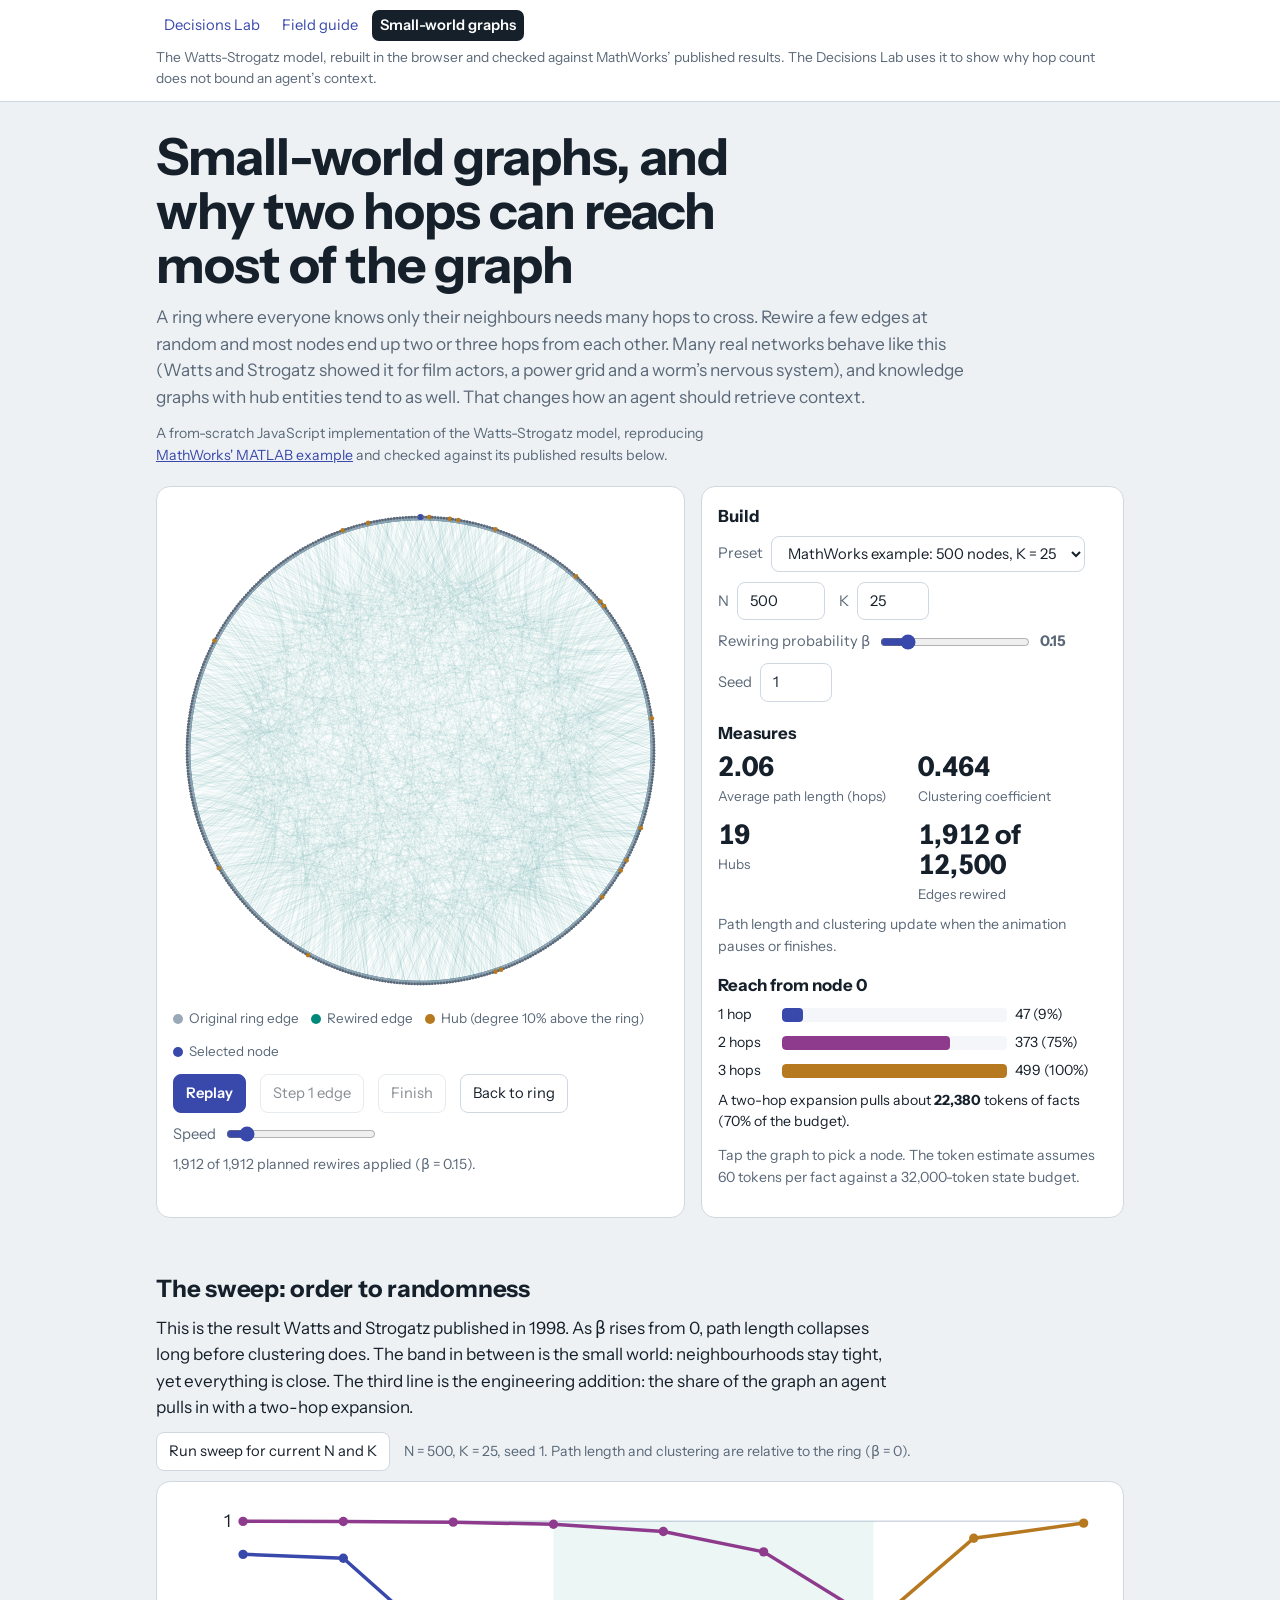
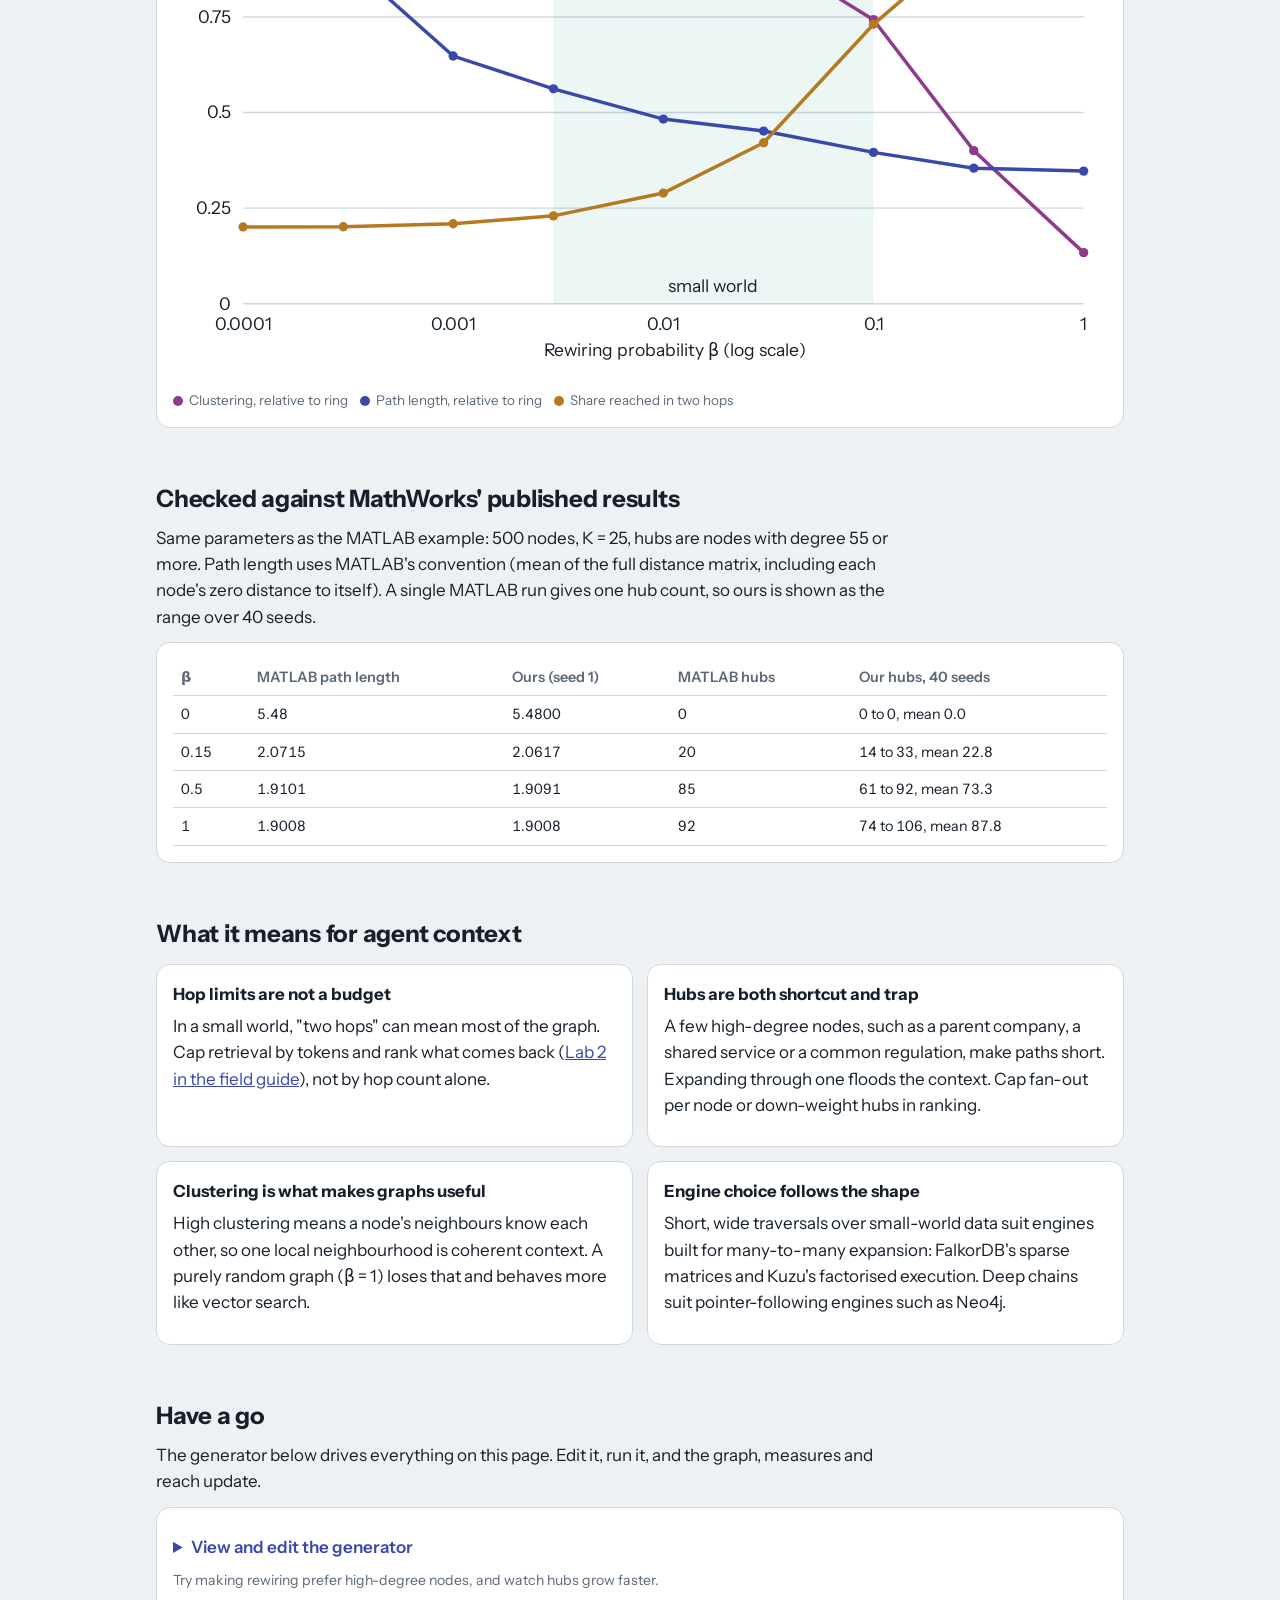
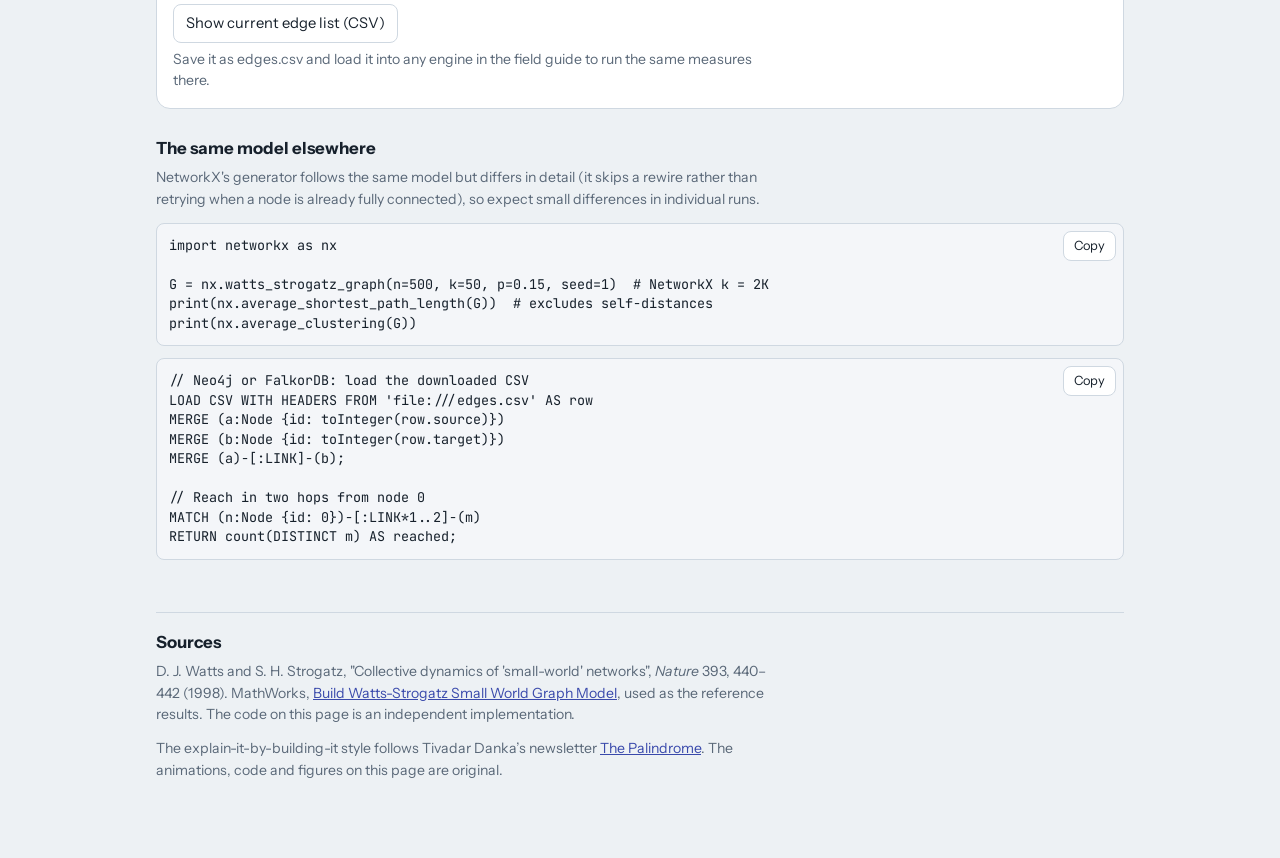
<file: web/small-world.html>
<!DOCTYPE html>
<html lang="en-GB">
<head>
<meta charset="utf-8">
<meta name="viewport" content="width=device-width, initial-scale=1, viewport-fit=cover">
<title>Small-world graphs</title>
<link rel="preconnect" href="https://fonts.googleapis.com">
<link rel="preconnect" href="https://fonts.gstatic.com" crossorigin>
<link href="https://fonts.googleapis.com/css2?family=Instrument+Sans:wght@400;600;700&family=JetBrains+Mono:wght@400;600&display=swap" rel="stylesheet">
<style>
:root{
  --bg:#edf1f4;--paper:#ffffff;--ink:#16202b;--muted:#5a6878;--line:#cfd8e1;--code:#f4f6f9;
  --ring:#9aa9b8;--rewired:#00897b;--hub:#b7791f;--sel:#3949ab;--h1:#3949ab;--h2:#8e3b8e;--h3:#b7791f;--warn:#b3261e;
  box-sizing:border-box;padding-top:env(safe-area-inset-top,0px);padding-bottom:env(safe-area-inset-bottom,0px);
}
@media (prefers-color-scheme:dark){:root:not([data-theme="light"]){
  --bg:#10151c;--paper:#182029;--ink:#e6edf3;--muted:#9aa8b6;--line:#2c3845;--code:#121920;
  --ring:#4a5a6a;--rewired:#4db6ac;--hub:#e0a84a;--sel:#8c9eff;--h1:#8c9eff;--h2:#d08bd0;--h3:#e0a84a;--warn:#ff8a80;}}
:root[data-theme="dark"]{--bg:#10151c;--paper:#182029;--ink:#e6edf3;--muted:#9aa8b6;--line:#2c3845;--code:#121920;
  --ring:#4a5a6a;--rewired:#4db6ac;--hub:#e0a84a;--sel:#8c9eff;--h1:#8c9eff;--h2:#d08bd0;--h3:#e0a84a;--warn:#ff8a80;}
*,*::before,*::after{box-sizing:inherit}
body{margin:0;background:var(--bg);color:var(--ink);font:400 17px/1.55 "Instrument Sans",system-ui,-apple-system,"Segoe UI",sans-serif}
main{max-width:1000px;margin:0 auto;padding:28px 16px 64px}
h1{font-size:clamp(2rem,6vw,3.2rem);line-height:1.05;letter-spacing:-.02em;margin:0 0 12px;max-width:17ch}
h2{font-size:1.5rem;letter-spacing:-.01em;margin:52px 0 8px}
h3{font-size:1.05rem;margin:0 0 6px}
p{max-width:68ch;margin:0 0 12px}
.lede{color:var(--muted);font-size:1.08rem}
.note{font-size:.88rem;color:var(--muted)}
a{color:var(--sel)}
code,pre,textarea{font-family:"JetBrains Mono",ui-monospace,Menlo,Consolas,monospace;font-size:.84rem}
.panel{background:var(--paper);border:1px solid var(--line);border-radius:14px;padding:16px;min-width:0}
.stage{display:grid;grid-template-columns:1fr;gap:16px;margin-top:20px}
@media(min-width:860px){.stage{grid-template-columns:1.25fr 1fr}}
canvas{width:100%;aspect-ratio:1;display:block;cursor:crosshair;touch-action:manipulation}
.controls{display:flex;flex-wrap:wrap;gap:10px 14px;align-items:center;margin-top:12px}
button,select,input[type=number]{font:inherit;font-size:.92rem;border:1px solid var(--line);background:var(--paper);color:var(--ink);border-radius:8px;padding:7px 12px}
button{cursor:pointer}
button.primary{background:var(--sel);border-color:var(--sel);color:#fff;font-weight:600}
button:disabled{opacity:.5;cursor:default}
button:focus-visible,select:focus-visible,input:focus-visible,textarea:focus-visible,canvas:focus-visible{outline:3px solid var(--rewired);outline-offset:2px}
label{font-size:.92rem;color:var(--muted);display:inline-flex;flex-wrap:wrap;align-items:center;gap:8px;max-width:100%}
select{max-width:100%}
input[type=range]{width:150px;accent-color:var(--sel)}
.metrics{display:grid;grid-template-columns:1fr 1fr;gap:12px}
.metric b{display:block;font-size:1.7rem;line-height:1.1;font-variant-numeric:tabular-nums}
.metric span{font-size:.84rem;color:var(--muted)}
.reach{margin-top:14px}
.reachrow{display:grid;grid-template-columns:56px 1fr 92px;gap:8px;align-items:center;font-size:.88rem;margin:6px 0}
.track{height:14px;background:var(--code);border-radius:4px;overflow:hidden}
.fill{height:100%;border-radius:4px;transition:width .25s}
.budget{font-size:.88rem;margin-top:8px}
.over{color:var(--warn);font-weight:600}
.key{display:flex;flex-wrap:wrap;gap:12px;font-size:.84rem;color:var(--muted);margin-top:10px}
.key span::before{content:"";display:inline-block;width:10px;height:10px;border-radius:50%;margin-right:6px;vertical-align:-1px;background:var(--c)}
.chart svg{width:100%;height:auto;display:block}
.chart text{fill:var(--ink);font-family:"Instrument Sans",system-ui,sans-serif}
.scroll{overflow-x:auto}
table{border-collapse:collapse;width:100%;font-size:.9rem}
th,td{text-align:left;padding:7px 8px;border-bottom:1px solid var(--line)}
th{color:var(--muted);font-weight:600}
td{font-variant-numeric:tabular-nums}
details{margin:10px 0}
summary{cursor:pointer;color:var(--sel);font-weight:600}
textarea{width:100%;min-height:300px;background:var(--code);color:var(--ink);border:1px solid var(--line);border-radius:8px;padding:10px;line-height:1.45;tab-size:2}
pre{background:var(--code);border:1px solid var(--line);border-radius:8px;padding:12px;overflow-x:auto;margin:0;line-height:1.45;max-width:100%}
.snip{position:relative;min-width:0}
.copy{position:absolute;top:8px;right:8px;font-size:.8rem;padding:4px 10px}
.err{color:var(--warn)}
.points{display:grid;gap:14px;margin-top:12px}
@media(min-width:760px){.points{grid-template-columns:1fr 1fr}}
footer{margin-top:52px;border-top:1px solid var(--line);padding-top:16px}
@media (prefers-reduced-motion:reduce){.fill{transition:none}}

/* Page links shared by the three pages in this repo */
.pages{background:var(--paper);border-bottom:1px solid var(--line)}
.pages-in{max-width:1000px;margin:0 auto;padding:10px 16px 12px;display:grid;gap:6px}
.pages nav{display:flex;flex-wrap:wrap;gap:6px;align-items:center;font-size:.92rem}
.pages a{color:var(--sel);text-decoration:none;padding:4px 8px;border-radius:7px}
.pages a:hover{background:var(--code)}
.pages .here{padding:4px 8px;border-radius:7px;background:var(--ink);color:var(--paper);font-weight:600}
.pages p{margin:0;max-width:none;font-size:.86rem;color:var(--muted)}
.pages code{font-size:.8rem}
</style>
</head>
<body>
<header class="pages">
  <div class="pages-in">
    <nav aria-label="Pages in this lab">
      <a href="index.html">Decisions Lab</a>
      <a href="field-guide.html">Field guide</a>
      <span class="here" aria-current="page">Small-world graphs</span>
    </nav>
    <p>The Watts-Strogatz model, rebuilt in the browser and checked against MathWorks&rsquo; published results. The Decisions Lab uses it to show why hop count does not bound an agent&rsquo;s context.</p>
  </div>
</header>
<main>

<h1>Small-world graphs, and why two hops can reach most of the graph</h1>
<p class="lede">A ring where everyone knows only their neighbours needs many hops to cross. Rewire a few edges at random and most nodes end up two or three hops from each other. Many real networks behave like this (Watts and Strogatz showed it for film actors, a power grid and a worm&rsquo;s nervous system), and knowledge graphs with hub entities tend to as well. That changes how an agent should retrieve context.</p>
<p class="note">A from-scratch JavaScript implementation of the Watts-Strogatz model, reproducing <a href="https://au.mathworks.com/help/matlab/math/build-watts-strogatz-small-world-graph-model.html">MathWorks' MATLAB example</a> and checked against its published results below.</p>

<section class="stage">
  <div class="panel">
    <canvas id="cv" tabindex="0" aria-label="Watts-Strogatz graph drawn on a circle. Select a node to see how much of the graph it reaches in one, two and three hops."></canvas>
    <div class="key">
      <span style="--c:var(--ring)">Original ring edge</span>
      <span style="--c:var(--rewired)">Rewired edge</span>
      <span style="--c:var(--hub)">Hub (degree 10% above the ring)</span>
      <span style="--c:var(--sel)">Selected node</span>
    </div>
    <div class="controls">
      <button class="primary" id="play">Play rewiring</button>
      <button id="step">Step 1 edge</button>
      <button id="finish">Finish</button>
      <button id="reset">Back to ring</button>
      <label>Speed <input id="speed" type="range" min="1" max="400" value="40"></label>
    </div>
    <p class="note" id="progress" style="margin:8px 0 0"></p>
  </div>

  <div class="panel">
    <h3>Build</h3>
    <div class="controls" style="margin-top:0">
      <label>Preset <select id="preset"><option value="500,25">MathWorks example: 500 nodes, K = 25</option><option value="60,3">Readable: 60 nodes, K = 3</option><option value="1000,5">Sparse: 1,000 nodes, K = 5</option></select></label>
      <label>N <input id="N" type="number" min="10" max="2000" value="500" style="width:88px"></label>
      <label>K <input id="K" type="number" min="1" max="100" value="25" style="width:72px"></label>
      <label>Rewiring probability β <input id="beta" type="range" min="0" max="1" step="0.01" value="0.15"> <strong id="betaV">0.15</strong></label>
      <label>Seed <input id="seed" type="number" min="1" value="1" style="width:72px"></label>
    </div>

    <h3 style="margin-top:18px">Measures</h3>
    <div class="metrics">
      <div class="metric"><b id="mPath">–</b><span>Average path length (hops)</span></div>
      <div class="metric"><b id="mClust">–</b><span>Clustering coefficient</span></div>
      <div class="metric"><b id="mHubs">–</b><span>Hubs</span></div>
      <div class="metric"><b id="mRew">–</b><span>Edges rewired</span></div>
    </div>
    <p class="note" style="margin-top:8px" id="mNote">Path length and clustering update when the animation pauses or finishes.</p>

    <div class="reach">
      <h3>Reach from node <span id="selId">0</span></h3>
      <div class="reachrow"><span>1 hop</span><div class="track"><div class="fill" id="r1" style="background:var(--h1)"></div></div><span id="r1v"></span></div>
      <div class="reachrow"><span>2 hops</span><div class="track"><div class="fill" id="r2" style="background:var(--h2)"></div></div><span id="r2v"></span></div>
      <div class="reachrow"><span>3 hops</span><div class="track"><div class="fill" id="r3" style="background:var(--h3)"></div></div><span id="r3v"></span></div>
      <p class="budget" id="budget"></p>
      <p class="note">Tap the graph to pick a node. The token estimate assumes 60 tokens per fact against a 32,000-token state budget.</p>
    </div>
  </div>
</section>

<h2>The sweep: order to randomness</h2>
<p>This is the result Watts and Strogatz published in 1998. As β rises from 0, path length collapses long before clustering does. The band in between is the small world: neighbourhoods stay tight, yet everything is close. The third line is the engineering addition: the share of the graph an agent pulls in with a two-hop expansion.</p>
<div class="controls" style="margin:0 0 10px"><button id="sweepBtn">Run sweep for current N and K</button><span class="note" id="sweepNote"></span></div>
<div class="panel chart" id="sweep"></div>

<h2>Checked against MathWorks' published results</h2>
<p>Same parameters as the MATLAB example: 500 nodes, K = 25, hubs are nodes with degree 55 or more. Path length uses MATLAB's convention (mean of the full distance matrix, including each node's zero distance to itself). A single MATLAB run gives one hub count, so ours is shown as the range over 40 seeds.</p>
<div class="panel scroll"><table id="valid"><tr><td class="note">Running…</td></tr></table></div>

<h2>What it means for agent context</h2>
<div class="points">
  <div class="panel"><h3>Hop limits are not a budget</h3><p>In a small world, "two hops" can mean most of the graph. Cap retrieval by tokens and rank what comes back (<a href="field-guide.html#labB">Lab 2 in the field guide</a>), not by hop count alone.</p></div>
  <div class="panel"><h3>Hubs are both shortcut and trap</h3><p>A few high-degree nodes, such as a parent company, a shared service or a common regulation, make paths short. Expanding through one floods the context. Cap fan-out per node or down-weight hubs in ranking.</p></div>
  <div class="panel"><h3>Clustering is what makes graphs useful</h3><p>High clustering means a node's neighbours know each other, so one local neighbourhood is coherent context. A purely random graph (β = 1) loses that and behaves more like vector search.</p></div>
  <div class="panel"><h3>Engine choice follows the shape</h3><p>Short, wide traversals over small-world data suit engines built for many-to-many expansion: FalkorDB's sparse matrices and Kuzu's factorised execution. Deep chains suit pointer-following engines such as Neo4j.</p></div>
</div>

<h2>Have a go</h2>
<p>The generator below drives everything on this page. Edit it, run it, and the graph, measures and reach update.</p>
<div class="panel">
  <details><summary>View and edit the generator</summary><textarea id="code" spellcheck="false"></textarea>
    <div class="controls"><button id="runEdit">Run edited code</button><button id="resetCode">Reset code</button></div></details>
  <p class="note" id="codeMsg" style="margin:6px 0 0">Try making rewiring prefer high-degree nodes, and watch hubs grow faster.</p>
  <div class="controls"><button id="dl">Show current edge list (CSV)</button><button id="dlCopy" hidden>Copy CSV</button></div>
  <textarea id="csv" hidden readonly spellcheck="false" style="min-height:160px;margin-top:10px" aria-label="Edge list as CSV"></textarea>
  <p class="note" style="margin:6px 0 0">Save it as edges.csv and load it into any engine in the field guide to run the same measures there.</p>
</div>

<h3 style="margin-top:26px">The same model elsewhere</h3>
<p class="note">NetworkX's generator follows the same model but differs in detail (it skips a rewire rather than retrying when a node is already fully connected), so expect small differences in individual runs.</p>
<div class="snip"><pre><code id="pyCode">import networkx as nx

G = nx.watts_strogatz_graph(n=500, k=50, p=0.15, seed=1)  # NetworkX k = 2K
print(nx.average_shortest_path_length(G))  # excludes self-distances
print(nx.average_clustering(G))</code></pre><button class="copy" data-copy="pyCode">Copy</button></div>
<div class="snip" style="margin-top:12px"><pre><code id="cyCode">// Neo4j or FalkorDB: load the downloaded CSV
LOAD CSV WITH HEADERS FROM 'file:///edges.csv' AS row
MERGE (a:Node {id: toInteger(row.source)})
MERGE (b:Node {id: toInteger(row.target)})
MERGE (a)-[:LINK]-(b);

// Reach in two hops from node 0
MATCH (n:Node {id: 0})-[:LINK*1..2]-(m)
RETURN count(DISTINCT m) AS reached;</code></pre><button class="copy" data-copy="cyCode">Copy</button></div>

<footer>
  <h3>Sources</h3>
  <p class="note">D. J. Watts and S. H. Strogatz, "Collective dynamics of 'small-world' networks", <i>Nature</i> 393, 440–442 (1998). MathWorks, <a href="https://au.mathworks.com/help/matlab/math/build-watts-strogatz-small-world-graph-model.html">Build Watts-Strogatz Small World Graph Model</a>, used as the reference results. The code on this page is an independent implementation.</p>
  <p class="note">The explain-it-by-building-it style follows Tivadar Danka&rsquo;s newsletter <a href="https://thepalindrome.org/">The Palindrome</a>. The animations, code and figures on this page are original.</p>
</footer>
</main>

<script>
/* ================= Generator (editable) ================= */
function wattsStrogatz(N, K, beta, random) {
  // 1. Ring lattice: connect each node to its K nearest neighbours on each side
  const adj = Array.from({ length: N }, () => new Set());
  for (let u = 0; u < N; u++)
    for (let j = 1; j <= K; j++) {
      const v = (u + j) % N;
      adj[u].add(v); adj[v].add(u);
    }
  // 2. For each forward edge u-v, with probability beta move its far end to a
  //    random node w, avoiding self-loops and duplicate edges.
  //    Every rewire is recorded, so the animation replays the real algorithm.
  const trace = [];
  for (let u = 0; u < N; u++)
    for (let j = 1; j <= K; j++) {
      const v = (u + j) % N;
      if (!adj[u].has(v) || random() >= beta || adj[u].size >= N - 1) continue;
      let w;
      do { w = Math.floor(random() * N); } while (w === u || adj[u].has(w));
      adj[u].delete(v); adj[v].delete(u);
      adj[u].add(w); adj[w].add(u);
      trace.push([u, v, w]);
    }
  return trace;
}
const DEFAULT_CODE = wattsStrogatz.toString();
let generator = wattsStrogatz;

/* ================= Graph utilities ================= */
function rng(seed){let s=seed>>>0;return()=>{s=s+0x6D2B79F5|0;let t=Math.imul(s^s>>>15,1|s);t=t+Math.imul(t^t>>>7,61|t)^t;return((t^t>>>14)>>>0)/4294967296}}
function ring(N,K){const a=Array.from({length:N},()=>new Set());for(let u=0;u<N;u++)for(let j=1;j<=K;j++){const v=(u+j)%N;a[u].add(v);a[v].add(u)}return a}
function bfs(adj,s,maxHop=Infinity){const N=adj.length,d=new Int32Array(N).fill(-1);d[s]=0;const q=new Int32Array(N);let h=0,t=0;q[t++]=s;
  while(h<t){const u=q[h++];if(d[u]>=maxHop)continue;for(const v of adj[u])if(d[v]<0){d[v]=d[u]+1;q[t++]=v}}return d}
function pathAndClust(adj){const N=adj.length;let sum=0,un=0;
  for(let s=0;s<N;s++){const d=bfs(adj,s);for(let i=0;i<N;i++)d[i]<0?un++:sum+=d[i]}
  let cc=0;for(let u=0;u<N;u++){const nb=[...adj[u]],k=nb.length;if(k<2)continue;let l=0;
    for(let a=0;a<k;a++){const A=adj[nb[a]];for(let b=a+1;b<k;b++)if(A.has(nb[b]))l++}cc+=2*l/(k*(k-1))}
  return {pathMatlab:sum/(N*N),path:sum/(N*(N-1)),clust:cc/N,disconnected:un>0}}
const hubCount=(adj,K)=>adj.reduce((n,s)=>n+(s.size>=Math.ceil(2*K*1.1-1e-9)),0);
function reachShare(adj,s){const d=bfs(adj,s,3),c=[0,0,0,0];for(const x of d)if(x>0)c[x]++;return[c[1],c[1]+c[2],c[1]+c[2]+c[3]]}

/* ================= State ================= */
const $=id=>document.getElementById(id);
let N=500,K=25,beta=0.15,seed=1,adj,trace=[],applied=0,sel=0,playing=false,raf=0,metricTimer=0;
const reduced=matchMedia("(prefers-reduced-motion: reduce)").matches;

function build(){
  stop();N=+$("N").value;K=+$("K").value;beta=+$("beta").value;seed=+$("seed").value||1;
  if(!(N>=10&&N<=2000)){N=Math.min(2000,Math.max(10,N||10));$("N").value=N}
  const maxK=Math.floor((N-1)/2);if(!(K>=1&&K<=maxK)){K=Math.min(maxK,Math.max(1,K||1));$("K").value=K}
  if(sel>=N)sel=0;
  try{
    const scratch=ring(N,K);const t=generator(N,K,beta,rng(seed));
    if(!Array.isArray(t))throw new Error("the generator must return the trace array");
    trace=t;$("codeMsg").innerHTML="Try making rewiring prefer high-degree nodes, and watch hubs grow faster.";
  }catch(e){$("codeMsg").innerHTML=`<span class="err">The generator failed: ${esc(e.message)}. Fix it or reset the code.</span>`;trace=[]}
  adj=ring(N,K);applied=0;layout();draw();updateCheap();scheduleMetrics();
}
function applyOne(){if(applied>=trace.length)return false;const[u,v,w]=trace[applied++];adj[u].delete(v);adj[v].delete(u);adj[u].add(w);adj[w].add(u);return true}
function finish(){stop();while(applyOne());draw();updateCheap();scheduleMetrics()}
function resetRing(){stop();adj=ring(N,K);applied=0;draw();updateCheap();scheduleMetrics()}

/* ================= Drawing ================= */
const cv=$("cv"),ctx=cv.getContext("2d");let pos=[],R=0,cx=0,cy=0,dpr=1;
function layout(){const w=cv.clientWidth||500;dpr=window.devicePixelRatio||1;cv.width=w*dpr;cv.height=w*dpr;
  cx=cy=w/2;R=w/2-14;pos=Array.from({length:N},(_,i)=>{const a=-Math.PI/2+2*Math.PI*i/N;return[cx+R*Math.cos(a),cy+R*Math.sin(a)]})}
function css(v){return getComputedStyle(document.documentElement).getPropertyValue(v).trim()}
function draw(){
  if(!pos.length)layout();const w=cv.clientWidth;ctx.setTransform(dpr,0,0,dpr,0,0);ctx.clearRect(0,0,w,w);
  const cRing=css("--ring"),cRew=css("--rewired"),cHub=css("--hub"),cSel=css("--sel");
  const E=N*K,alpha=Math.min(.6,Math.max(.05,60/Math.sqrt(E)));
  const isRing=(u,v)=>{const d=Math.abs(u-v),m=Math.min(d,N-d);return m<=K};
  // ring edges then rewired edges on top
  let nRew=0;for(let u=0;u<N;u++)for(const v of adj[u])if(v>u&&!isRing(u,v))nRew++;
  const aRew=Math.max(.05,Math.min(.75,110/Math.max(1,nRew)));
  for(const pass of[0,1]){ctx.beginPath();
    for(let u=0;u<N;u++)for(const v of adj[u]){if(v<u)continue;const r=isRing(u,v);if(r!==(pass===0))continue;
      const[a,b]=pos[u],[c,d]=pos[v];ctx.moveTo(a,b);
      if(r)ctx.lineTo(c,d);else ctx.quadraticCurveTo(cx+(a+c-2*cx)*.25,cy+(b+d-2*cy)*.25,c,d)}
    ctx.strokeStyle=pass?cRew:cRing;ctx.globalAlpha=pass?aRew:alpha;ctx.lineWidth=pass?(nRew>300?.7:1.2):.8;ctx.stroke()}
  ctx.globalAlpha=1;
  // nodes: size by degree, hubs coloured, reach from selection
  const d=bfs(adj,sel,3),hub=Math.ceil(2*K*1.1-1e-9),base=2*K;const hc=[null,css("--h1"),css("--h2"),css("--h3")];
  const r0=Math.max(1.4,Math.min(4,260/N));
  for(let i=0;i<N;i++){const deg=adj[i].size,[x,y]=pos[i];const r=r0*Math.sqrt(Math.max(.4,deg/base));
    ctx.beginPath();ctx.arc(x,y,i===sel?r*2.2:(deg>=hub?r*1.6:r),0,7);
    ctx.fillStyle=i===sel?cSel:deg>=hub?cHub:(d[i]>0&&N<=120?hc[d[i]]:css("--muted"));ctx.fill()}
}
cv.addEventListener("click",e=>{const b=cv.getBoundingClientRect(),x=e.clientX-b.left,y=e.clientY-b.top;
  let best=0,bd=1e9;pos.forEach(([a,c],i)=>{const q=(a-x)**2+(c-y)**2;if(q<bd){bd=q;best=i}});sel=best;draw();updateCheap()});
cv.addEventListener("keydown",e=>{if(e.key==="ArrowRight"||e.key==="ArrowLeft"){e.preventDefault();sel=(sel+(e.key==="ArrowRight"?1:N-1))%N;draw();updateCheap()}});
addEventListener("resize",()=>{layout();draw()});
matchMedia("(prefers-color-scheme: dark)").addEventListener("change",draw);

/* ================= Measures ================= */
const fmt=(x,d=2)=>x.toLocaleString("en-GB",{minimumFractionDigits:d,maximumFractionDigits:d});
function updateCheap(){
  $("mHubs").textContent=hubCount(adj,K);$("mRew").textContent=`${applied.toLocaleString("en-GB")} of ${(N*K).toLocaleString("en-GB")}`;
  $("progress").textContent=trace.length?`${applied.toLocaleString("en-GB")} of ${trace.length.toLocaleString("en-GB")} planned rewires applied (β = ${beta.toFixed(2)}).`:"β = 0: nothing to rewire. This is the pure ring.";
  $("selId").textContent=sel;const r=reachShare(adj,sel),tot=N-1;
  ["r1","r2","r3"].forEach((id,i)=>{$(id).style.width=(r[i]/tot*100)+"%";$(id+"v").textContent=`${r[i].toLocaleString("en-GB")} (${Math.round(r[i]/tot*100)}%)`});
  const tok=r[1]*60;$("budget").innerHTML=`A two-hop expansion pulls about <strong>${tok.toLocaleString("en-GB")}</strong> tokens of facts`+(tok>32000?` <span class="over">(over the 32,000 budget)</span>`:` (${Math.round(tok/320)}% of the budget)`)+".";
  const done=applied>=trace.length;$("play").textContent=playing?"Pause":(done&&trace.length?"Replay":"Play rewiring");
  $("step").disabled=done;$("finish").disabled=done;
}
function scheduleMetrics(){clearTimeout(metricTimer);$("mPath").textContent="…";$("mClust").textContent="…";
  metricTimer=setTimeout(()=>{const m=pathAndClust(adj);$("mPath").textContent=m.disconnected?"∞":fmt(m.pathMatlab);$("mClust").textContent=fmt(m.clust,3);
    $("mNote").textContent=m.disconnected?"The graph is disconnected, so some nodes cannot reach others.":"Path length and clustering update when the animation pauses or finishes."},30)}

/* ================= Animation ================= */
function stop(){playing=false;cancelAnimationFrame(raf)}
function tick(){if(!playing)return;const n=+$("speed").value;let any=false;for(let i=0;i<n;i++)any=applyOne()||any;
  draw();updateCheap();if(any&&applied<trace.length)raf=requestAnimationFrame(tick);else{playing=false;updateCheap();scheduleMetrics()}}
$("play").onclick=()=>{if(playing){stop();updateCheap();scheduleMetrics();return}
  if(applied>=trace.length){adj=ring(N,K);applied=0}
  if(reduced){finish();return}playing=true;updateCheap();tick()};
$("step").onclick=()=>{stop();applyOne();draw();updateCheap();scheduleMetrics()};
$("finish").onclick=finish;$("reset").onclick=resetRing;

/* ================= Controls ================= */
$("beta").oninput=()=>{$("betaV").textContent=(+$("beta").value).toFixed(2)};
$("beta").onchange=()=>{build();finish()};
["N","K","seed"].forEach(id=>$(id).onchange=()=>{build();finish()});
$("preset").onchange=()=>{const[n,k]=$("preset").value.split(",");$("N").value=n;$("K").value=k;sel=0;build();finish()};

/* ================= Sweep chart ================= */
const BETAS=[0,0.0001,0.0003,0.001,0.003,0.01,0.03,0.1,0.3,1];
async function sweep(){
  $("sweepBtn").disabled=true;const rows=[];let L0,C0;
  for(let i=0;i<BETAS.length;i++){$("sweepNote").textContent=`Computing ${i+1} of ${BETAS.length}…`;await new Promise(r=>setTimeout(r,0));
    const a=ring(N,K),t=generator(N,K,BETAS[i],rng(seed));for(const[u,v,w]of t){a[u].delete(v);a[v].delete(u);a[u].add(w);a[w].add(u)}
    const m=pathAndClust(a);let reach=0;const S=Math.min(N,40);for(let s=0;s<S;s++)reach+=reachShare(a,Math.floor(s*N/S))[1]/(N-1);
    if(i===0){L0=m.path;C0=m.clust}rows.push({b:BETAS[i],L:m.path/L0,C:m.clust/C0,reach:reach/S})}
  drawSweep(rows);$("sweepNote").textContent=`N = ${N}, K = ${K}, seed ${seed}. Path length and clustering are relative to the ring (β = 0).`;$("sweepBtn").disabled=false;
}
function drawSweep(rows){
  const W=640,H=330,L=48,Rr=16,T=16,B=52,pts=rows.filter(r=>r.b>0),xs=b=>L+(Math.log10(b)+4)/4*(W-L-Rr),ys=v=>T+(1-v)*(H-T-B);
  const line=(k)=>pts.map((r,i)=>`${i?"L":"M"}${xs(r.b).toFixed(1)},${ys(r[k]).toFixed(1)}`).join("");
  const S=[["C","var(--h2)","Clustering, relative to ring"],["L","var(--sel)","Path length, relative to ring"],["reach","var(--hub)","Share reached in two hops"]];
  let s=`<svg viewBox="0 0 ${W} ${H}" role="img" aria-label="Clustering, path length and two-hop reach as rewiring probability rises">`;
  [0,.25,.5,.75,1].forEach(v=>s+=`<line x1="${L}" x2="${W-Rr}" y1="${ys(v)}" y2="${ys(v)}" stroke="var(--line)"/><text x="${L-8}" y="${ys(v)+4}" text-anchor="end" font-size="12" fill="var(--muted)">${v}</text>`);
  [0.0001,0.001,0.01,0.1,1].forEach(b=>s+=`<text x="${xs(b)}" y="${H-B+18}" text-anchor="middle" font-size="12" fill="var(--muted)">${b}</text>`);
  s+=`<text x="${(W+L)/2}" y="${H-B+36}" text-anchor="middle" font-size="12" fill="var(--muted)">Rewiring probability β (log scale)</text>`;
  const band=[0.003,0.1];s+=`<rect x="${xs(band[0])}" y="${T}" width="${xs(band[1])-xs(band[0])}" height="${H-T-B}" fill="var(--rewired)" opacity=".08"/><text x="${(xs(band[0])+xs(band[1]))/2}" y="${H-B-8}" text-anchor="middle" font-size="12" fill="var(--muted)">small world</text>`;
  for(const[k,c]of S){s+=`<path d="${line(k)}" fill="none" stroke="${c}" stroke-width="2.4"/>`;pts.forEach(r=>s+=`<circle cx="${xs(r.b)}" cy="${ys(r[k])}" r="3.2" fill="${c}"/>`)}
  s+=`</svg><div class="key">`+S.map(([,c,l])=>`<span style="--c:${c}">${l}</span>`).join("")+`</div>`;
  $("sweep").innerHTML=s;
}
$("sweepBtn").onclick=sweep;

/* ================= Validation against MathWorks ================= */
async function validate(){
  const REF=[[0,5.48,0],[0.15,2.0715,20],[0.5,1.9101,85],[1,1.9008,92]];
  let h=`<tr><th>β</th><th>MATLAB path length</th><th>Ours (seed 1)</th><th>MATLAB hubs</th><th>Our hubs, 40 seeds</th></tr>`;
  for(const[b,lp,hb]of REF){await new Promise(r=>setTimeout(r,0));
    const run=s=>{const a=ring(500,25);for(const[u,v,w]of wattsStrogatz(500,25,b,rng(s))){a[u].delete(v);a[v].delete(u);a[u].add(w);a[w].add(u)}return a};
    const m=pathAndClust(run(1));const hs=[];for(let s=1;s<=40;s++)hs.push(hubCount(run(s),25));hs.sort((x,y)=>x-y);
    const mean=hs.reduce((x,y)=>x+y,0)/hs.length;
    h+=`<tr><td>${b}</td><td>${lp}</td><td>${fmt(m.pathMatlab,4)}</td><td>${hb}</td><td>${hs[0]} to ${hs.at(-1)}, mean ${fmt(mean,1)}</td></tr>`}
  $("valid").innerHTML=h;
}

/* ================= Editable code ================= */
const esc=s=>String(s).replace(/[&<>]/g,c=>({"&":"&amp;","<":"&lt;",">":"&gt;"}[c]));
$("code").value=DEFAULT_CODE;
$("runEdit").onclick=()=>{let fn;try{fn=new Function("return ("+$("code").value+")")()}catch(e){
  $("codeMsg").innerHTML=e instanceof EvalError?`<span class="err">This page's security settings block running edited code. Copy it into a browser console or Node.js to experiment.</span>`:`<span class="err">Syntax error: ${esc(e.message)}</span>`;return}
  if(typeof fn!=="function"){$("codeMsg").innerHTML=`<span class="err">The code must be a single function.</span>`;return}
  generator=fn;build();finish()};
$("resetCode").onclick=()=>{$("code").value=DEFAULT_CODE;generator=wattsStrogatz;build();finish()};
$("dl").onclick=()=>{let csv="source,target\n";for(let u=0;u<N;u++)for(const v of adj[u])if(v>u)csv+=`${u},${v}\n`;
  $("csv").value=csv;$("csv").hidden=false;$("dlCopy").hidden=false;$("dl").textContent="Refresh edge list"};
$("dlCopy").onclick=async e=>{const b=e.target;try{await navigator.clipboard.writeText($("csv").value);b.textContent="Copied"}catch(x){$("csv").select();b.textContent="Selected, press copy"}setTimeout(()=>b.textContent="Copy CSV",1600)};
document.querySelectorAll("[data-copy]").forEach(b=>b.onclick=async()=>{try{await navigator.clipboard.writeText($(b.dataset.copy).textContent);b.textContent="Copied"}catch(e){b.textContent="Select and copy"}setTimeout(()=>b.textContent="Copy",1600)});

/* ================= Start ================= */
build();finish();
setTimeout(async()=>{await validate();await sweep()},50);
</script>
</body>
</html>
</file>
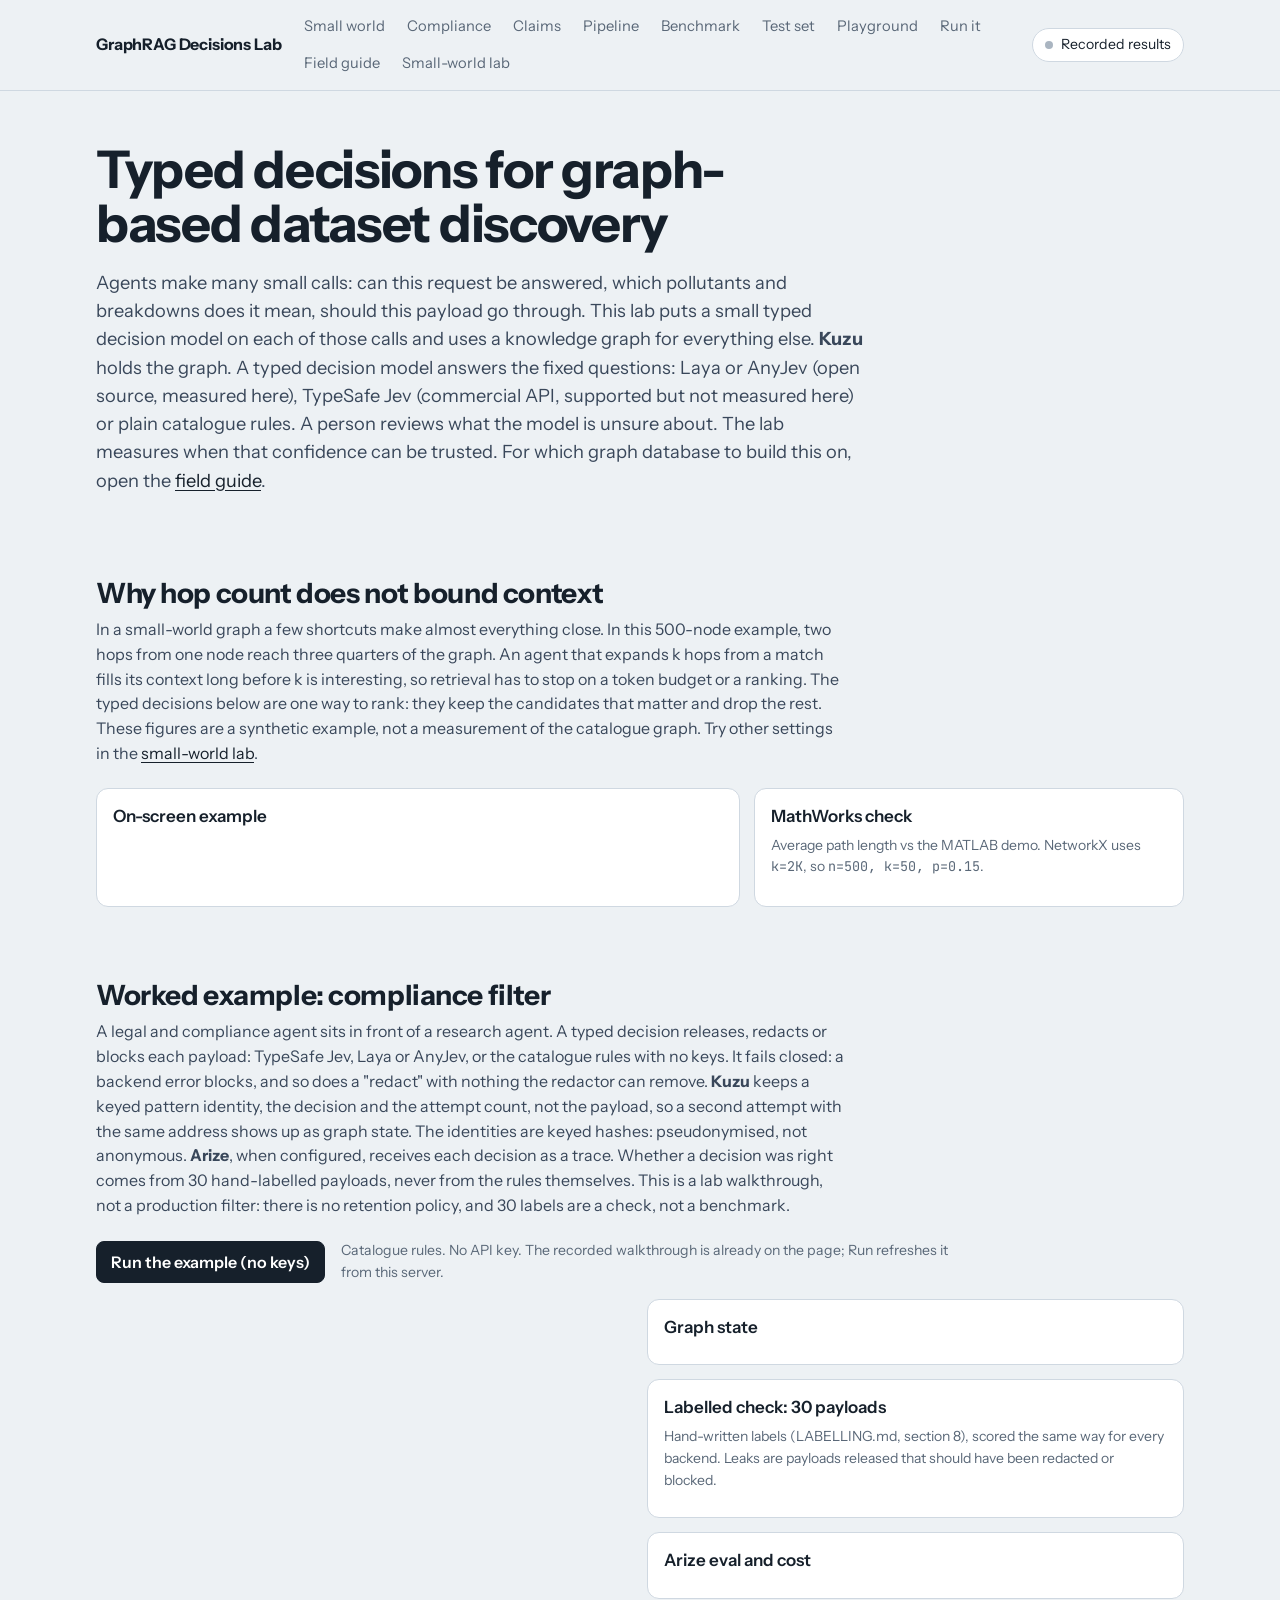
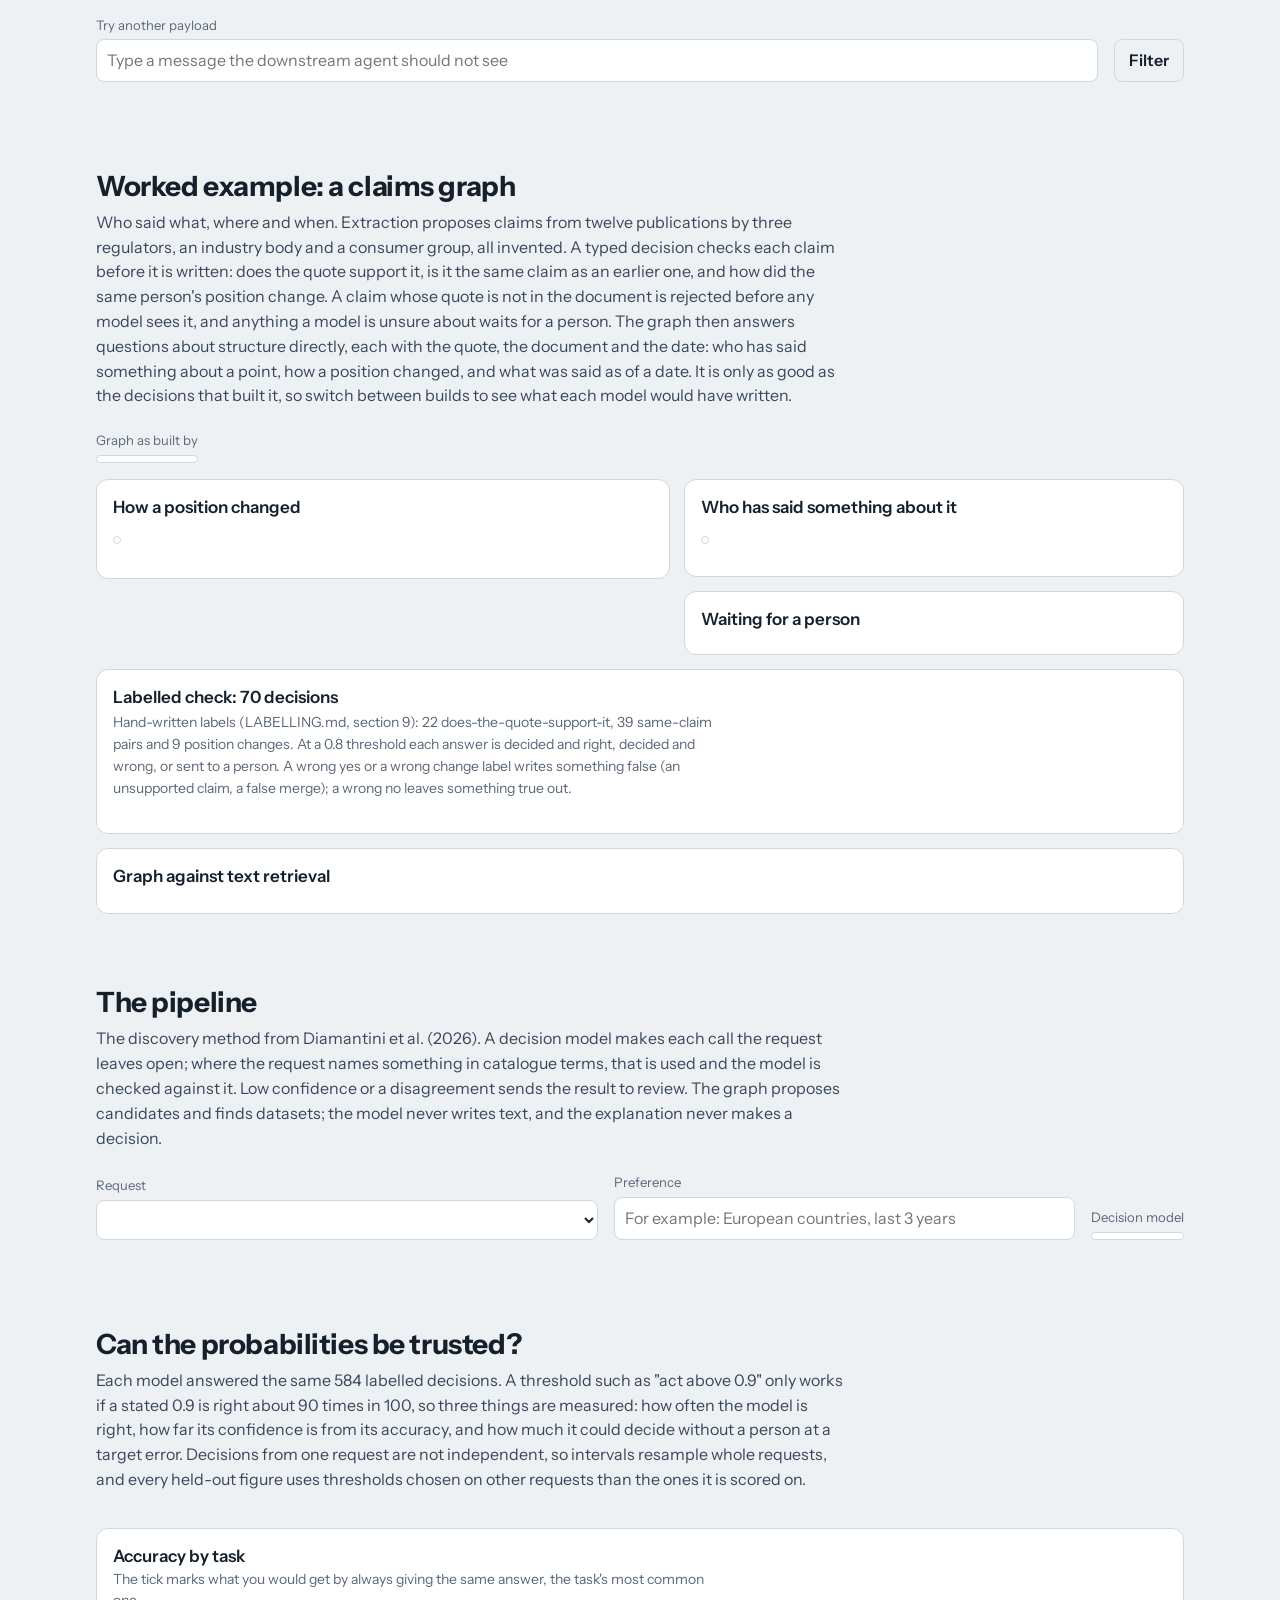
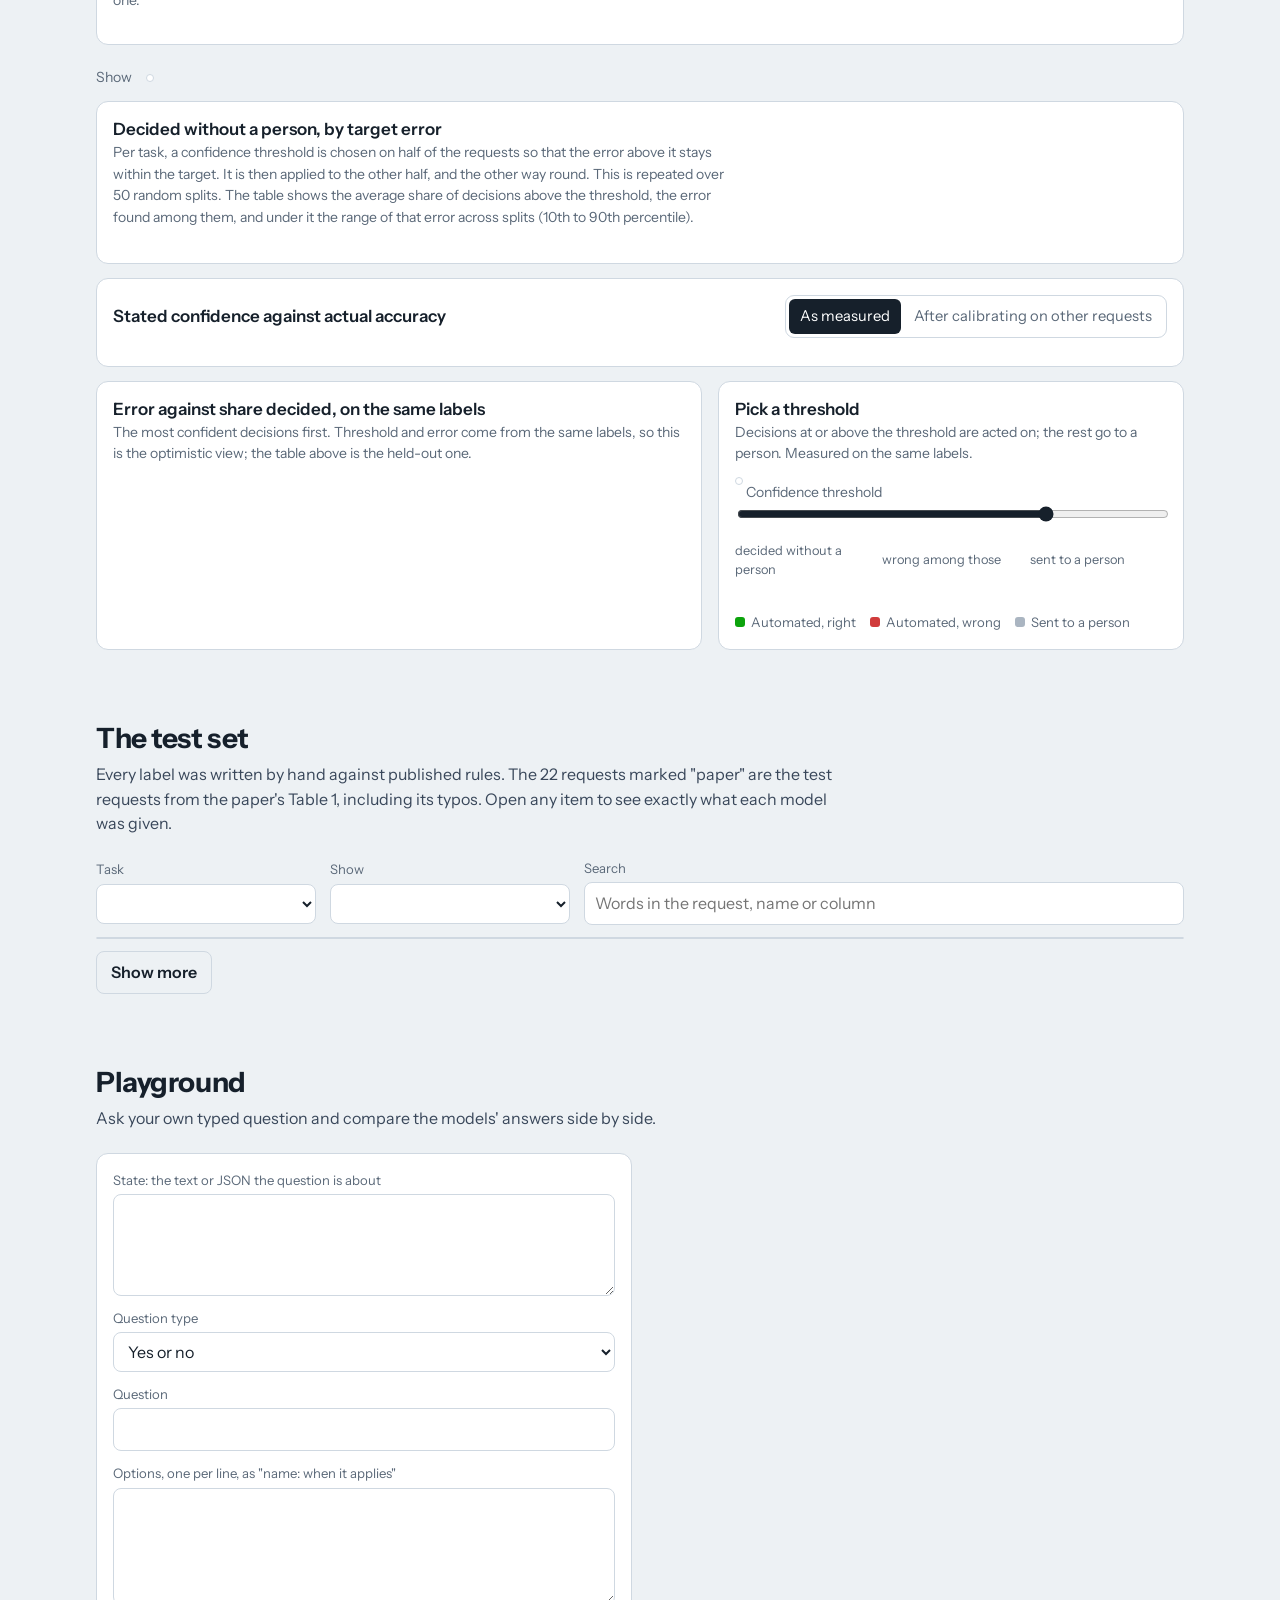
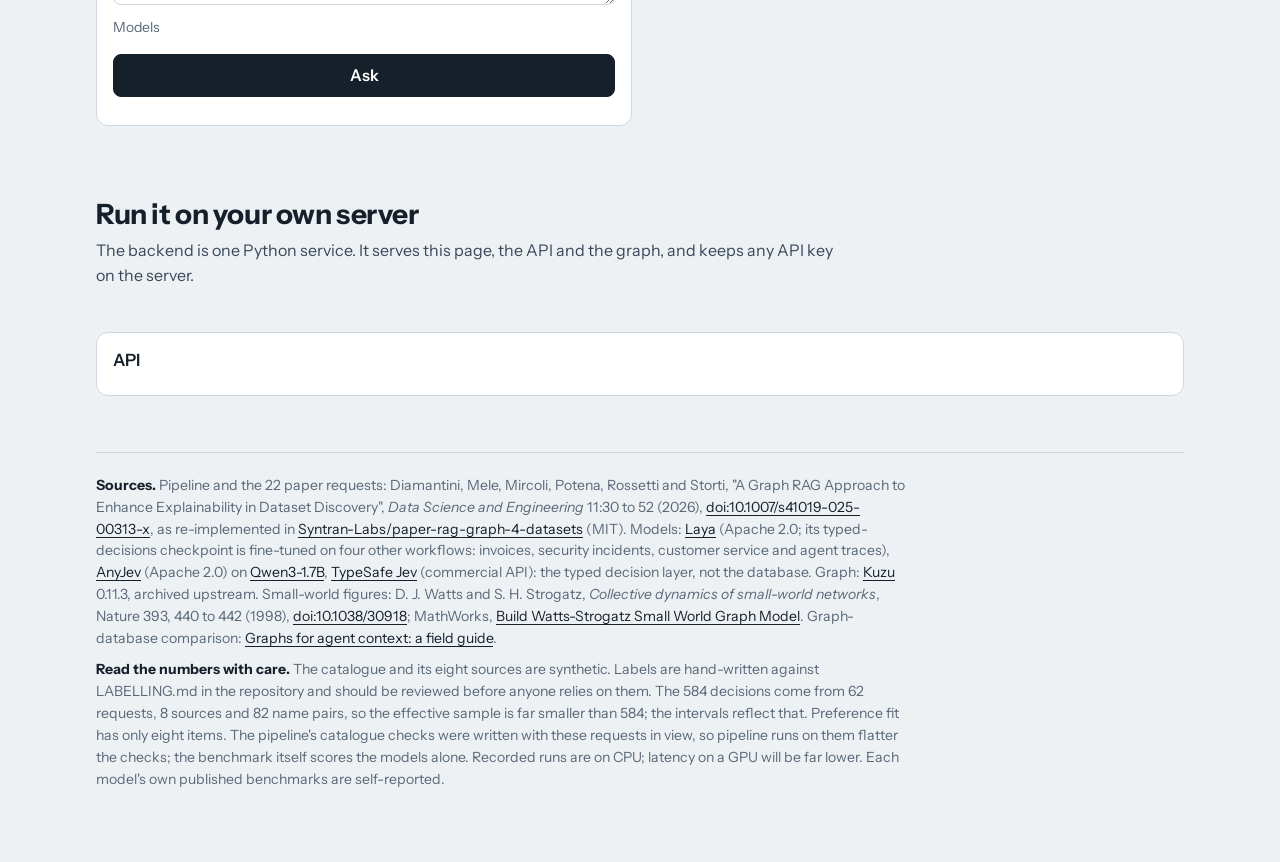
<file: web/template.html>
<!DOCTYPE html>
<html lang="en-GB">
<head>
<meta charset="utf-8">
<meta name="viewport" content="width=device-width, initial-scale=1, viewport-fit=cover">
<title>GraphRAG Decisions Lab</title>
<link rel="preconnect" href="https://fonts.googleapis.com">
<link rel="preconnect" href="https://fonts.gstatic.com" crossorigin>
<link href="https://fonts.googleapis.com/css2?family=Instrument+Sans:wght@400;500;600;700&family=JetBrains+Mono:wght@400;500&display=swap" rel="stylesheet">
<style>
/* Layout: one 1120px column. The pipeline splits into a decision rail and a graph panel on wide
   screens; the benchmark reads summary first (calibration records), then detail (charts, items). */
:root{
  --bg:#edf1f4; --paper:#ffffff; --ink:#16202b; --ink-2:#39475a; --muted:#5a6878; --line:#cfd8e1;
  --grid:#e4e9ee; --axis:#b6c1cc; --code:#f4f6f9; --wash:#e6edf4; --wash-2:#f6f8fa;
  --laya:#2a78d6; --anyjev:#eb6834; --jev:#1baf7a; --typed:#eda100; --uniform:#8a96a3; --warn:#fab219;
  --good:#0ca30c; --bad:#d03b3b; --good-ink:#006300; --bad-ink:#b3261e; --hold:#aab5c1;
  --font:"Instrument Sans", system-ui, -apple-system, "Segoe UI", sans-serif;
  --mono:"JetBrains Mono", ui-monospace, Menlo, Consolas, monospace;
  --r:12px;
  box-sizing:border-box;
  padding-top:env(safe-area-inset-top,0px); padding-bottom:env(safe-area-inset-bottom,0px);
}
@media (prefers-color-scheme:dark){:root:not([data-theme="light"]){
  --bg:#10151c; --paper:#182029; --ink:#e6edf3; --ink-2:#c3cdd8; --muted:#9aa8b6; --line:#2c3845;
  --grid:#222c38; --axis:#3d4a59; --code:#121920; --wash:#223040; --wash-2:#1c2530;
  --laya:#3987e5; --anyjev:#d95926; --jev:#199e70; --typed:#c98500; --uniform:#6b7785; --warn:#fab219;
  --good-ink:#4cc76a; --bad-ink:#ff8a80; --hold:#4a5766; color-scheme:dark;}}
:root[data-theme="dark"]{
  --bg:#10151c; --paper:#182029; --ink:#e6edf3; --ink-2:#c3cdd8; --muted:#9aa8b6; --line:#2c3845;
  --grid:#222c38; --axis:#3d4a59; --code:#121920; --wash:#223040; --wash-2:#1c2530;
  --laya:#3987e5; --anyjev:#d95926; --jev:#199e70; --typed:#c98500; --uniform:#6b7785; --warn:#fab219;
  --good-ink:#4cc76a; --bad-ink:#ff8a80; --hold:#4a5766; color-scheme:dark;}
*,*::before,*::after{box-sizing:inherit}
html{scroll-padding-top:calc(env(safe-area-inset-top,0px) + 64px)}
body{margin:0;background:var(--bg);color:var(--ink);font:400 16px/1.55 var(--font);-webkit-font-smoothing:antialiased}
main{max-width:1120px;margin:0 auto;padding-inline:16px;padding-block:8px 72px}
h1,h2,h3{text-wrap:balance;margin:0}
h1{font-size:clamp(2.1rem,5.2vw,3.25rem);line-height:1.04;letter-spacing:-.025em;font-weight:700;max-width:18ch}
h2{font-size:1.75rem;line-height:1.15;letter-spacing:-.015em;font-weight:700}
h3{font-size:1.06rem;line-height:1.3;font-weight:600}
p{margin:0;max-width:68ch}
a{color:var(--ink);text-underline-offset:3px}
code,pre,textarea.code{font-family:var(--mono);font-size:.84rem}
.muted{color:var(--muted)}
.small{font-size:.875rem}
.num{font-variant-numeric:tabular-nums}
button,select,input,textarea{font:inherit;color:inherit}
:focus-visible{outline:2px solid var(--ink);outline-offset:2px;border-radius:4px}
@media (prefers-reduced-motion:reduce){*{transition:none!important;animation:none!important}}

/* ---------------------------------------------------------------- top bar */
.top{position:sticky;top:env(safe-area-inset-top,0px);z-index:20;background:color-mix(in srgb,var(--bg) 88%,transparent);
  backdrop-filter:blur(8px);-webkit-backdrop-filter:blur(8px);border-bottom:1px solid var(--line)}
.top-in{max-width:1120px;margin:0 auto;padding-inline:16px;padding-block:10px;display:flex;align-items:center;gap:14px;flex-wrap:wrap}
.brand{font-weight:700;letter-spacing:-.01em;text-decoration:none;white-space:nowrap}
.nav{display:flex;gap:4px;flex-wrap:wrap;flex:1;min-width:0}
.nav a{text-decoration:none;color:var(--muted);padding:5px 9px;border-radius:7px;font-size:.92rem}
.nav a:hover{color:var(--ink);background:var(--wash)}
.mode{display:inline-flex;align-items:center;gap:8px;border:1px solid var(--line);background:var(--paper);border-radius:999px;
  padding:5px 12px;font-size:.88rem;cursor:pointer;white-space:nowrap}
@media(max-width:760px){
  .nav{order:3;flex:1 1 100%;flex-wrap:nowrap;overflow-x:auto;scrollbar-width:none;margin-inline:-9px}
  .nav::-webkit-scrollbar{display:none}
  .nav a{white-space:nowrap;flex:none}
  .mode{margin-left:auto}
}
.dot{width:8px;height:8px;border-radius:50%;background:var(--hold);flex:none}
.mode[data-live="1"] .dot{background:var(--good)}

.connect{max-width:1120px;margin:0 auto;padding-inline:16px;padding-block:0 14px}
.connect-in{display:grid;gap:10px;grid-template-columns:1fr;padding:14px;border:1px solid var(--line);border-radius:var(--r);background:var(--paper)}
@media(min-width:760px){.connect-in{grid-template-columns:2fr 1.2fr auto auto;align-items:end}}
.field{display:grid;gap:4px;min-width:0}
.field label{font-size:.82rem;color:var(--muted)}
input[type=text],input[type=url],input[type=password],select,textarea{border:1px solid var(--line);background:var(--paper);border-radius:8px;padding:8px 10px;min-width:0;width:100%}
textarea{resize:vertical}
.btn{border:1px solid var(--ink);background:var(--ink);color:var(--paper);border-radius:8px;padding:8px 14px;font-weight:600;cursor:pointer;white-space:nowrap}
.btn:disabled{opacity:.45;cursor:not-allowed}
.btn.ghost{background:transparent;color:var(--ink);border-color:var(--line)}
.msg{font-size:.88rem;color:var(--muted);grid-column:1/-1}
.msg.err{color:var(--bad-ink)}

/* ---------------------------------------------------------------- intro */
.intro{display:grid;gap:18px;padding-block:44px 28px}
.lede{font-size:1.14rem;color:var(--ink-2);max-width:64ch}
.facts{display:flex;flex-wrap:wrap;gap:8px 18px;font-size:.9rem;color:var(--muted)}
.facts b{color:var(--ink);font-weight:600}

section{padding-block:36px}
.sec-head{display:grid;gap:8px;margin-bottom:22px}
.sec-head p{color:var(--ink-2)}

/* ---------------------------------------------------------------- controls */
.controls{display:flex;flex-wrap:wrap;gap:12px 16px;align-items:end;margin-bottom:16px}
.controls .field{flex:1 1 240px}
.seg{display:inline-flex;border:1px solid var(--line);border-radius:9px;background:var(--paper);padding:3px;gap:2px;flex-wrap:wrap}
.seg button{border:0;background:transparent;border-radius:6px;padding:6px 11px;cursor:pointer;color:var(--muted);display:inline-flex;align-items:center;gap:7px;font-size:.92rem}
.seg button[aria-pressed="true"]{background:var(--ink);color:var(--paper)}
.seg button:disabled{opacity:.45;cursor:not-allowed}
.swatch{width:10px;height:10px;border-radius:3px;flex:none;background:var(--c)}
.label-row{display:grid;gap:4px}
.label-row>span{font-size:.82rem;color:var(--muted)}

/* ---------------------------------------------------------------- pipeline */
.trace{display:grid;gap:18px;grid-template-columns:1fr}
@media(min-width:980px){.trace{grid-template-columns:minmax(0,1fr) minmax(0,1.05fr)}}
.rail{list-style:none;margin:0;padding:0;display:grid;gap:0;counter-reset:stage;min-width:0}
.stage{position:relative;padding:0 0 18px 42px;min-width:0}
.stage::before{counter-increment:stage;content:counter(stage);position:absolute;left:0;top:0;width:28px;height:28px;border-radius:50%;
  border:1px solid var(--line);background:var(--paper);display:grid;place-items:center;font-size:.8rem;font-weight:600;color:var(--muted)}
.stage::after{content:"";position:absolute;left:14px;top:30px;bottom:2px;width:1px;background:var(--line)}
.stage:last-child::after{display:none}
.stage h3{margin:3px 0 4px}
.stage .why{font-size:.88rem;color:var(--muted);margin-bottom:10px}
.stage.stop::before{border-color:var(--ink);color:var(--ink)}
.probs{display:grid;grid-template-columns:minmax(64px,max-content) minmax(80px,1fr) 3em;gap:6px 10px;align-items:center;font-size:.9rem}
.prow{display:contents}
.prow .lab{min-width:0;overflow-wrap:anywhere}
.prow.top .lab{font-weight:600}
.bar{position:relative;height:10px;background:var(--wash);border-radius:3px}
.bar>i{position:absolute;inset:0 auto 0 0;border-radius:3px;background:var(--hold)}
.prow.top .bar>i{background:var(--c,var(--ink))}
.bar .thr{position:absolute;top:-4px;bottom:-4px;width:1px;background:var(--ink)}
.prow .v{text-align:right;font-variant-numeric:tabular-nums;color:var(--ink-2)}
.tag{display:inline-block;font-size:.74rem;padding:1px 7px;border-radius:999px;border:1px solid var(--line);color:var(--muted);margin-left:6px;vertical-align:1px;white-space:nowrap}
.dims{display:grid;gap:12px}
.dims h4{font-size:.85rem;font-weight:600;margin:0 0 4px;color:var(--ink-2)}
.query{font-family:var(--mono);font-size:.84rem;background:var(--code);border:1px solid var(--line);border-radius:8px;padding:8px 10px;overflow-x:auto;white-space:nowrap}
.stopnote{border-left:3px solid var(--ink);padding:6px 0 6px 12px;color:var(--ink-2)}
.review{border-left:4px solid var(--warn);margin-bottom:14px}
.review h3{display:flex;align-items:center;gap:8px;margin-bottom:6px}
.review ul,.notes ul{margin:0;padding-left:1.2em}
.review li,.notes li{margin:2px 0}
.notes{margin-bottom:14px;color:var(--ink-2);font-size:.92rem}
.by{font-size:.74rem;color:var(--muted);font-weight:400;margin-left:6px}
table.sel{border-collapse:collapse;width:100%;font-size:.92rem;font-variant-numeric:tabular-nums}
table.sel th,table.sel td{padding:6px 10px;border-bottom:1px solid var(--grid);text-align:right;white-space:nowrap}
table.sel th:first-child,table.sel td:first-child{text-align:left}
table.sel thead th{font-weight:600;color:var(--ink-2)}
table.sel .sw{display:inline-block;width:10px;height:10px;border-radius:3px;background:var(--c);margin-right:6px;vertical-align:-1px}
table.sel .over{color:var(--bad-ink);font-weight:600}
.ci{display:block;font-size:.8rem;color:var(--muted);font-weight:400}
.side{display:grid;gap:18px;min-width:0;align-content:start}
.panel{background:var(--paper);border:1px solid var(--line);border-radius:var(--r);padding:16px;min-width:0}
.graph svg{width:100%;height:auto;display:block}
.graph text{font-family:var(--font);fill:var(--ink)}
.gnode rect{fill:var(--paper);stroke:var(--line);stroke-width:1}
.gnode.sel rect{fill:var(--wash);stroke:var(--ink);stroke-width:1.5}
.gnode.win rect{stroke:var(--c);stroke-width:2.5}
.gnode.dim{opacity:.35}
.gedge{fill:none;stroke:var(--axis);stroke-width:1.2}
.gedge.win{stroke:var(--ink);stroke-width:1.6}
.gedge.dim{opacity:.25}
.scroll-hint{display:none}
@media(max-width:560px){.scroll-hint{display:block}}
.gkey{display:flex;flex-wrap:wrap;gap:6px 16px;font-size:.82rem;color:var(--muted);margin-top:8px}
.gkey span{display:inline-flex;align-items:center;gap:6px}
.gkey i{display:inline-block;width:14px;height:10px;border-radius:3px;border:1px solid var(--line);background:var(--paper)}
.gkey i.sel{background:var(--wash);border:1.5px solid var(--ink)}
.gkey i.win{border:2.5px solid var(--c)}
.tbl-wrap{overflow-x:auto}
table{border-collapse:collapse;width:100%;font-size:.9rem}
th,td{text-align:left;padding:8px;border-bottom:1px solid var(--line);vertical-align:top}
th{font-weight:600;color:var(--muted);font-size:.82rem}
td.num,th.num{text-align:right;font-variant-numeric:tabular-nums}
.sols{display:grid;gap:0}
.solr{display:grid;grid-template-columns:22px minmax(0,1fr);gap:4px 10px;padding:10px 6px;border-top:1px solid var(--line);border-radius:6px}
.solr:hover,.solr.hl{background:var(--wash-2)}
.solr>b{grid-row:span 3}
.solr .src{min-width:0}
.solr .meta{font-size:.88rem;color:var(--ink-2)}
.solr .note{font-size:.84rem;color:var(--muted);grid-column:2}
@media(min-width:620px){.solr{grid-template-columns:22px minmax(0,1fr) minmax(150px,200px)}.solr .fit{grid-column:3;grid-row:1 / span 2}}
.fit{display:grid;grid-template-columns:1fr auto;gap:8px;align-items:center}
.explain{white-space:pre-line;color:var(--ink-2);font-size:.95rem}
.totals{display:flex;flex-wrap:wrap;gap:6px 18px;font-size:.9rem;color:var(--muted);margin-top:4px}
.totals b{color:var(--ink);font-weight:600}
.pill{display:inline-flex;align-items:center;gap:6px;font-size:.8rem;border:1px solid var(--line);border-radius:999px;padding:2px 9px;color:var(--ink-2);white-space:nowrap;background:var(--paper)}
.pill.hosted{border-color:var(--ink)}

/* ---------------------------------------------------------------- benchmark */
.records{display:grid;gap:14px;grid-template-columns:repeat(auto-fit,minmax(230px,1fr))}
.rec{background:var(--paper);border:1px solid var(--line);border-radius:var(--r);padding:16px;display:grid;gap:12px;align-content:start;min-width:0}
.rec.ref{background:transparent}
.rec-h{display:flex;align-items:center;gap:8px;flex-wrap:wrap}
.rec-h h3{margin-right:auto}
.rec .model{font-size:.84rem;color:var(--muted);min-height:3.1em}
.hero{display:grid;gap:0}
.hero b{font-size:2.3rem;line-height:1;font-weight:700;letter-spacing:-.02em}
.hero span{font-size:.84rem;color:var(--muted)}
.kv{display:grid;grid-template-columns:1fr auto;gap:6px 12px;font-size:.9rem;margin:0}
.kv dt{color:var(--muted)}
.kv dd{margin:0;text-align:right;font-variant-numeric:tabular-nums;font-weight:500}
.rec .foot{font-size:.8rem;color:var(--muted);border-top:1px solid var(--line);padding-top:10px}
.empty{color:var(--ink-2);font-size:.92rem}
.chart-grid{display:grid;gap:14px;grid-template-columns:1fr}
@media(min-width:900px){.chart-grid.two{grid-template-columns:1fr 1fr}}
.chart svg{width:100%;height:auto;display:block;overflow:visible}
.chart text{font-family:var(--font);fill:var(--ink-2);font-size:12px}
.chart .axis-t{fill:var(--muted)}
.chart .gridl{stroke:var(--grid);stroke-width:1}
.chart .base{stroke:var(--axis);stroke-width:1}
.legend{display:flex;flex-wrap:wrap;gap:6px 16px;font-size:.85rem;color:var(--ink-2);margin:4px 0 10px}
.legend span{display:inline-flex;align-items:center;gap:6px}
.legend i{display:inline-block;width:12px;height:10px;border-radius:3px;background:var(--c)}
.legend i.line{height:2px;width:16px;border-radius:2px}
.legend i.tick{width:2px;height:12px;border-radius:0;background:var(--ink)}
.mults{display:grid;gap:18px;grid-template-columns:repeat(auto-fit,minmax(min(100%,250px),1fr))}
.mults>*{max-width:440px;min-width:0}
.mult h4{margin:0 0 2px;font-size:.95rem;display:flex;gap:8px;align-items:center}
.mult p{font-size:.84rem;color:var(--muted);margin-bottom:6px}
.filterrow{display:flex;flex-wrap:wrap;gap:10px 14px;align-items:center;margin:22px 0 12px}
.filterrow>span{font-size:.88rem;color:var(--muted)}
.tip{position:fixed;z-index:50;pointer-events:none;background:var(--paper);border:1px solid var(--line);border-radius:8px;
  padding:8px 10px;font-size:.84rem;box-shadow:0 6px 24px rgba(15,25,40,.14);max-width:260px}
.tip b{font-weight:700;font-variant-numeric:tabular-nums}
.tip .k{display:flex;align-items:center;gap:6px;color:var(--muted)}
.tip .k i{display:inline-block;width:12px;height:2px;background:var(--c)}
.thr-grid{display:grid;gap:16px;grid-template-columns:1fr}
@media(min-width:900px){.thr-grid{grid-template-columns:1.3fr 1fr}}
.readouts{display:grid;grid-template-columns:repeat(3,1fr);gap:10px}
.readouts div{display:grid}
.readouts b{font-size:1.5rem;font-weight:700;line-height:1.1}
.readouts span{font-size:.8rem;color:var(--muted)}
.stack{display:flex;gap:2px;height:14px;margin:12px 0 6px}
.stack i{display:block;height:100%;border-radius:3px}
.skey{display:flex;flex-wrap:wrap;gap:6px 14px;font-size:.82rem;color:var(--muted)}
.skey span{display:inline-flex;gap:6px;align-items:center}
.skey i{width:10px;height:10px;border-radius:3px;display:inline-block;background:var(--c)}
input[type=range]{width:100%;accent-color:var(--ink)}
.progress{height:6px;background:var(--wash);border-radius:3px;overflow:hidden}
.progress i{display:block;height:100%;background:var(--ink);width:0}

/* ---------------------------------------------------------------- test set */
.items{display:grid;gap:0;border:1px solid var(--line);border-radius:var(--r);background:var(--paper);overflow:hidden}
.item{border-bottom:1px solid var(--line)}
.item:last-child{border-bottom:0}
.item>button{all:unset;box-sizing:border-box;display:grid;grid-template-columns:minmax(0,1fr);gap:8px;width:100%;padding:12px 14px;cursor:pointer}
.item>button:focus-visible{outline:2px solid var(--ink);outline-offset:-2px}
.item>button:hover{background:var(--wash-2)}
@media(min-width:820px){.item>button{grid-template-columns:minmax(0,1.6fr) minmax(0,1fr) minmax(0,1.3fr)}}
.it-text{min-width:0;overflow-wrap:anywhere}
.it-text small{display:block;color:var(--muted);font-size:.8rem}
.gold{font-size:.88rem}
.gold small{display:block;color:var(--muted);font-size:.78rem}
.verdicts{display:grid;gap:3px;font-size:.86rem}
.verdict{display:flex;gap:8px;align-items:center;min-width:0}
.verdict .swatch{width:8px;height:8px}
.verdict .ans{min-width:0;overflow-wrap:anywhere}
.mark{font-weight:700;width:1.1em;flex:none}
.mark.ok{color:var(--good-ink)}
.mark.no{color:var(--bad-ink)}
.detail{padding:0 14px 14px;display:grid;gap:10px}
.detail pre{margin:0;background:var(--code);border:1px solid var(--line);border-radius:8px;padding:10px;overflow-x:auto;white-space:pre-wrap;overflow-wrap:anywhere}
.more{margin-top:12px}

/* ---------------------------------------------------------------- playground & run */
.play{display:grid;gap:16px;grid-template-columns:1fr}
@media(min-width:900px){.play{grid-template-columns:minmax(0,1fr) minmax(0,1fr)}}
.play form{display:grid;gap:12px}
.checks{display:flex;flex-wrap:wrap;gap:8px 14px}
.checks label{display:inline-flex;gap:6px;align-items:center;font-size:.92rem}
.answers{display:grid;gap:14px;align-content:start}
.answer h4{margin:0 0 6px;font-size:.95rem;display:flex;align-items:center;gap:8px;flex-wrap:wrap}
.steps{list-style:none;padding:0;margin:0;display:grid;gap:18px;counter-reset:step}
.steps li{display:grid;gap:8px;padding-left:40px;position:relative;min-width:0}
.steps li::before{counter-increment:step;content:counter(step);position:absolute;left:0;top:0;width:28px;height:28px;border-radius:50%;border:1px solid var(--line);display:grid;place-items:center;font-size:.8rem;font-weight:600;color:var(--muted);background:var(--paper)}
pre.cmd{margin:0;background:var(--code);border:1px solid var(--line);border-radius:8px;padding:10px 12px;overflow-x:auto;line-height:1.5}
.copyrow{position:relative;min-width:0}
.copyrow .btn{position:absolute;top:6px;right:6px;padding:3px 9px;font-size:.78rem}
footer{border-top:1px solid var(--line);padding-top:22px;margin-top:20px;display:grid;gap:10px;font-size:.88rem;color:var(--muted)}
footer p{max-width:90ch}
.comp-grid{display:grid;gap:14px}
@media(min-width:900px){.comp-grid{grid-template-columns:1fr 1fr}}
.comp-step h3{margin:0 0 8px;font-size:1rem}
.comp-payload{background:var(--code);border:1px solid var(--line);border-radius:8px;padding:10px 12px;font-size:.9rem;margin:0 0 10px}
.action{display:inline-block;font-weight:700;font-size:.85rem;padding:3px 9px;border-radius:99px;color:#fff}
.action.release{background:var(--jev)}
.action.redact{background:var(--anyjev)}
.action.block{background:var(--bad-ink,#b3261e)}
.comp-graph{display:grid;gap:8px}
.comp-node{display:flex;flex-wrap:wrap;gap:8px 12px;align-items:center;padding:8px 10px;border:1px solid var(--line);border-radius:8px;background:var(--paper);font-size:.9rem}
.comp-node b{font-weight:600}
.comp-node.repeat{border-color:var(--ink)}
.attempts{font-variant-numeric:tabular-nums;font-weight:700}
.comp-eval{display:grid;gap:8px}

/* ---------------------------------------------------------------- claims graph */
.cl-grid{display:grid;gap:14px;margin-bottom:14px}
@media(min-width:900px){.cl-grid{grid-template-columns:minmax(0,1.15fr) minmax(0,1fr)}}
.cl-grid>div{display:grid;gap:14px;align-content:start;min-width:0}
.cl-stack{display:grid;gap:14px}
.cl-stack>div{display:grid;gap:14px;min-width:0}
.cl-counts{font-size:.88rem;color:var(--muted);margin:8px 0 0}
.cl-timeline{list-style:none;margin:12px 0 0;padding:0 0 0 18px;border-left:2px solid var(--line);display:grid;gap:14px}
.cl-step{position:relative}
.cl-step::before{content:"";position:absolute;left:-25px;top:6px;width:12px;height:12px;border-radius:50%;background:var(--paper);border:2px solid var(--ink)}
.cl-when{font-size:.82rem;color:var(--muted);display:flex;flex-wrap:wrap;gap:6px 10px;align-items:center}
.cl-statement{margin:4px 0 2px;font-weight:600}
.cl-quote{margin:0;font-size:.88rem;color:var(--ink-2)}
.cl-quote::before{content:"\201C"}.cl-quote::after{content:"\201D"}
.cl-change{display:inline-flex;gap:5px;align-items:center;font-size:.78rem;font-weight:600;border-radius:999px;padding:1px 8px;border:1px solid var(--line)}
.cl-change.stronger,.cl-change.opposite{border-color:var(--ink)}
.cl-change.missing{color:var(--muted);font-weight:400}
.cl-who{display:grid;gap:10px;margin-top:10px}
.cl-person b{font-weight:600}
.cl-person ul{margin:4px 0 0;padding-left:18px;font-size:.88rem;color:var(--ink-2)}
.cl-review{display:grid;gap:8px;margin-top:8px}
.cl-item{border:1px solid var(--line);border-radius:8px;padding:8px 10px;font-size:.88rem;display:grid;gap:4px}
.cl-item .acts{display:flex;gap:8px;flex-wrap:wrap}
.comp-eval .readouts{margin-top:0}
.ws-grid{display:grid;gap:14px}
@media(min-width:900px){.ws-grid{grid-template-columns:1.2fr .8fr}}
.ws-hops{display:grid;gap:10px;margin:12px 0 0}
.ws-hop{display:grid;grid-template-columns:4.2rem 1fr auto;gap:10px;align-items:center;font-size:.9rem}
.ws-bar{height:12px;background:var(--wash);border-radius:99px;overflow:hidden;border:1px solid var(--line)}
.ws-bar > i{display:block;height:100%;background:var(--jev);border-radius:99px}
.ws-stats{display:grid;grid-template-columns:repeat(auto-fit,minmax(118px,1fr));gap:10px;margin-top:12px}
.ws-stats div{border:1px solid var(--line);border-radius:8px;padding:8px 10px;background:var(--paper)}
.ws-stats b{display:block;font-size:1.15rem}
.ws-cite{font-size:.82rem;color:var(--muted);max-width:90ch}
.ws-cite + .ws-cite{margin-top:6px}
</style>
</head>
<body>
<header class="top">
  <div class="top-in">
    <a class="brand" href="#intro">GraphRAG Decisions Lab</a>
    <nav class="nav" aria-label="Sections">
      <a href="#small-world">Small world</a><a href="#compliance">Compliance</a><a href="#claims">Claims</a><a href="#pipeline">Pipeline</a><a href="#bench">Benchmark</a><a href="#testset">Test set</a><a href="#playground">Playground</a><a href="#run">Run it</a><a href="field-guide.html">Field guide</a><a href="small-world.html">Small-world lab</a>
    </nav>
    <button class="mode" id="modeBtn" type="button" aria-expanded="false" aria-controls="connect"><span class="dot"></span><span id="modeText">Recorded results</span></button>
  </div>
  <div class="connect" id="connect" hidden>
    <form class="connect-in" id="connectForm">
      <div class="field"><label for="apiUrl">Backend address</label><input id="apiUrl" type="url" placeholder="Blank for this page's own server" autocomplete="url"></div>
      <div class="field"><label for="apiToken">Token (if the server sets API_TOKEN)</label><input id="apiToken" type="password" autocomplete="off"></div>
      <button class="btn" type="submit" id="connectBtn">Connect</button>
      <button class="btn ghost" type="button" id="disconnectBtn" hidden>Use recorded results</button>
      <p class="msg" id="connectMsg">Opened from your backend's own address, the page connects by itself. Otherwise enter the address here.</p>
    </form>
  </div>
</header>

<main>
<section class="intro" id="intro">
  <h1>Typed decisions for graph-based dataset discovery</h1>
  <p class="lede">Agents make many small calls: can this request be answered, which pollutants and breakdowns does it mean, should this payload go through. This lab puts a small typed decision model on each of those calls and uses a knowledge graph for everything else. <b>Kuzu</b> holds the graph. A typed decision model answers the fixed questions: Laya or AnyJev (open source, measured here), TypeSafe Jev (commercial API, supported but not measured here) or plain catalogue rules. A person reviews what the model is unsure about. The lab measures when that confidence can be trusted. For which graph database to build this on, open the <a href="field-guide.html">field guide</a>.</p>
  <div class="facts" id="facts"></div>
</section>

<section id="small-world">
  <div class="sec-head">
    <h2>Why hop count does not bound context</h2>
    <p>In a small-world graph a few shortcuts make almost everything close. In this 500-node example, two hops from one node reach three quarters of the graph. An agent that expands k hops from a match fills its context long before k is interesting, so retrieval has to stop on a token budget or a ranking. The typed decisions below are one way to rank: they keep the candidates that matter and drop the rest. These figures are a synthetic example, not a measurement of the catalogue graph. Try other settings in the <a href="small-world.html">small-world lab</a>.</p>
  </div>
  <div class="ws-grid">
    <div class="panel">
      <h3 style="margin:0 0 6px">On-screen example</h3>
      <p class="small muted" id="wsParams" style="margin:0"></p>
      <div class="ws-hops" id="wsHops"></div>
      <div class="ws-stats" id="wsStats"></div>
      <p class="small muted" id="wsTokens" style="margin:12px 0 0"></p>
    </div>
    <div class="panel">
      <h3 style="margin:0 0 8px">MathWorks check</h3>
      <p class="small muted" style="margin:0 0 10px">Average path length vs the MATLAB demo. NetworkX uses <code>k=2K</code>, so <code>n=500, k=50, p=0.15</code>.</p>
      <div id="wsCheck"></div>
      <p class="ws-cite" id="wsCite" style="margin-top:12px"></p>
    </div>
  </div>
</section>

<section id="compliance">
  <div class="sec-head">
    <h2>Worked example: compliance filter</h2>
    <p>A legal and compliance agent sits in front of a research agent. A typed decision releases, redacts or blocks each payload: TypeSafe Jev, Laya or AnyJev, or the catalogue rules with no keys. It fails closed: a backend error blocks, and so does a "redact" with nothing the redactor can remove. <b>Kuzu</b> keeps a keyed pattern identity, the decision and the attempt count, not the payload, so a second attempt with the same address shows up as graph state. The identities are keyed hashes: pseudonymised, not anonymous. <b>Arize</b>, when configured, receives each decision as a trace. Whether a decision was right comes from 30 hand-labelled payloads, never from the rules themselves. This is a lab walkthrough, not a production filter: there is no retention policy, and 30 labels are a check, not a benchmark.</p>
  </div>
  <div class="controls">
    <button class="btn" id="compExampleBtn" type="button">Run the example (no keys)</button>
    <p class="msg" id="compMsg">Catalogue rules. No API key. The recorded walkthrough is already on the page; Run refreshes it from this server.</p>
  </div>
  <div class="comp-grid">
    <div id="compSteps"></div>
    <div>
      <div class="panel" style="margin-bottom:14px">
        <h3 style="margin:0 0 8px">Graph state</h3>
        <p class="small muted" id="compGraphNote" style="margin:0 0 10px"></p>
        <div class="comp-graph" id="compGraph"></div>
      </div>
      <div class="panel" style="margin-bottom:14px">
        <h3 style="margin:0 0 8px">Labelled check: 30 payloads</h3>
        <p class="small muted" style="margin:0 0 10px">Hand-written labels (LABELLING.md, section 8), scored the same way for every backend. Leaks are payloads released that should have been redacted or blocked.</p>
        <div id="compCheck"></div>
      </div>
      <div class="panel">
        <h3 style="margin:0 0 8px">Arize eval and cost</h3>
        <p class="small muted" id="compEvalNote" style="margin:0 0 10px"></p>
        <div class="comp-eval" id="compEval"></div>
      </div>
    </div>
  </div>
  <form class="controls" id="compFilterForm" style="margin-top:16px">
    <div class="field" style="flex:1 1 360px">
      <label for="compPayload">Try another payload</label>
      <input id="compPayload" type="text" maxlength="2000" placeholder="Type a message the downstream agent should not see">
    </div>
    <button class="btn ghost" id="compFilterBtn" type="submit">Filter</button>
  </form>
</section>

<section id="claims">
  <div class="sec-head">
    <h2>Worked example: a claims graph</h2>
    <p>Who said what, where and when. Extraction proposes claims from twelve publications by three regulators, an industry body and a consumer group, all invented. A typed decision checks each claim before it is written: does the quote support it, is it the same claim as an earlier one, and how did the same person's position change. A claim whose quote is not in the document is rejected before any model sees it, and anything a model is unsure about waits for a person. The graph then answers questions about structure directly, each with the quote, the document and the date: who has said something about a point, how a position changed, and what was said as of a date. It is only as good as the decisions that built it, so switch between builds to see what each model would have written.</p>
  </div>
  <div class="controls">
    <div class="label-row"><span id="clBuildLabel">Graph as built by</span><div class="seg" id="clBuildSeg" role="group" aria-labelledby="clBuildLabel"></div></div>
    <p class="msg" id="clMsg"></p>
  </div>
  <div class="cl-grid">
    <div>
      <div class="panel">
        <h3 style="margin:0 0 8px">How a position changed</h3>
        <div class="seg" id="clTlSeg" role="group" aria-label="Whose position"></div>
        <ol class="cl-timeline" id="clTimeline"></ol>
      </div>
    </div>
    <div>
      <div class="panel">
        <h3 style="margin:0 0 8px">Who has said something about it</h3>
        <div class="seg" id="clWhoSeg" role="group" aria-label="Point"></div>
        <div class="cl-who" id="clWho"></div>
      </div>
      <div class="panel">
        <h3 style="margin:0 0 4px">Waiting for a person</h3>
        <p class="small muted" id="clReviewNote" style="margin:0"></p>
        <div class="cl-review" id="clReview"></div>
      </div>
    </div>
  </div>
  <div class="cl-stack">
    <div>
      <div class="panel">
        <h3 style="margin:0 0 4px">Labelled check: 70 decisions</h3>
        <p class="small muted" style="margin:0 0 10px">Hand-written labels (LABELLING.md, section 9): 22 does-the-quote-support-it, 39 same-claim pairs and 9 position changes. At a 0.8 threshold each answer is decided and right, decided and wrong, or sent to a person. A wrong yes or a wrong change label writes something false (an unsupported claim, a false merge); a wrong no leaves something true out.</p>
        <div class="tbl-wrap" id="clCheck"></div>
        <p class="small muted" id="clCheckNote" style="margin:8px 0 0"></p>
      </div>
    </div>
    <div>
      <div class="panel">
        <h3 style="margin:0 0 4px">Graph against text retrieval</h3>
        <p class="small muted" id="clRetrievalNote" style="margin:0 0 10px"></p>
        <div class="tbl-wrap" id="clRetrieval"></div>
      </div>
    </div>
  </div>
</section>

<section id="pipeline">
  <div class="sec-head">
    <h2>The pipeline</h2>
    <p>The discovery method from Diamantini et al. (2026). A decision model makes each call the request leaves open; where the request names something in catalogue terms, that is used and the model is checked against it. Low confidence or a disagreement sends the result to review. The graph proposes candidates and finds datasets; the model never writes text, and the explanation never makes a decision.</p>
  </div>
  <div class="controls">
    <div class="field" id="reqField">
      <label for="reqSel">Request</label>
      <select id="reqSel"></select>
      <input id="reqText" type="text" maxlength="500" hidden list="reqList" placeholder="Ask the catalogue for data">
      <datalist id="reqList"></datalist>
    </div>
    <div class="field" style="flex:1 1 200px"><label for="prefText">Preference</label><input id="prefText" type="text" maxlength="300" placeholder="For example: European countries, last 3 years"></div>
    <div class="label-row"><span id="bkLabel">Decision model</span><div class="seg" id="bkSeg" role="group" aria-labelledby="bkLabel"></div></div>
    <button class="btn" id="runBtn" type="button" hidden>Run</button>
  </div>
  <p class="msg" id="pipeMsg" style="margin-bottom:12px"></p>
  <div id="trace"></div>
</section>

<section id="bench">
  <div class="sec-head">
    <h2>Can the probabilities be trusted?</h2>
    <p>Each model answered the same <span id="benchN">584</span> labelled decisions. A threshold such as "act above 0.9" only works if a stated 0.9 is right about 90 times in 100, so three things are measured: how often the model is right, how far its confidence is from its accuracy, and how much it could decide without a person at a target error. Decisions from one request are not independent, so intervals resample whole requests, and every held-out figure uses thresholds chosen on other requests than the ones it is scored on.</p>
  </div>
  <div class="records" id="records"></div>
  <p class="small muted" id="recNote" style="margin:10px 0 0"></p>

  <div class="panel chart" style="margin-top:14px">
    <h3>Accuracy by task</h3>
    <p class="small muted" style="margin:2px 0 6px">The tick marks what you would get by always giving the same answer, the task's most common one.</p>
    <div class="legend" id="accLegend"></div>
    <div id="accChart"></div>
  </div>

  <div class="filterrow">
    <span id="scopeLabel">Show</span>
    <div class="seg" id="scopeSeg" role="group" aria-labelledby="scopeLabel"></div>
  </div>

  <div class="panel" style="margin-bottom:14px">
    <h3>Decided without a person, by target error</h3>
    <p class="small muted" style="margin:2px 0 10px">Per task, a confidence threshold is chosen on half of the requests so that the error above it stays within the target. It is then applied to the other half, and the other way round. This is repeated over 50 random splits. The table shows the average share of decisions above the threshold, the error found among them, and under it the range of that error across splits (10th to 90th percentile).</p>
    <div class="tbl-wrap"><table class="sel" id="selTable"></table></div>
    <p class="small muted" id="selNote" style="margin:8px 0 0"></p>
  </div>

  <div class="panel chart">
    <div style="display:flex;flex-wrap:wrap;gap:10px;align-items:center;justify-content:space-between">
      <h3>Stated confidence against actual accuracy</h3>
      <div class="seg" id="calSeg" role="group" aria-label="Calibration">
        <button type="button" data-v="raw" aria-pressed="true">As measured</button>
        <button type="button" data-v="scaled" aria-pressed="false">After calibrating on other requests</button>
      </div>
    </div>
    <p class="small muted" style="margin:6px 0 12px" id="calNote"></p>
    <div class="mults" id="relMults"></div>
  </div>

  <div class="thr-grid" style="margin-top:14px">
    <div class="panel chart">
      <h3>Error against share decided, on the same labels</h3>
      <p class="small muted" style="margin:2px 0 6px">The most confident decisions first. Threshold and error come from the same labels, so this is the optimistic view; the table above is the held-out one.</p>
      <div class="legend" id="covLegend"></div>
      <div id="covChart"></div>
    </div>
    <div class="panel">
      <h3>Pick a threshold</h3>
      <p class="small muted" style="margin:2px 0 12px">Decisions at or above the threshold are acted on; the rest go to a person. Measured on the same labels.</p>
      <div class="seg" id="thrSeg" role="group" aria-label="Model" style="margin-bottom:12px"></div>
      <label class="small muted" for="thrRange">Confidence threshold <b id="thrVal" class="num" style="color:var(--ink)"></b></label>
      <input id="thrRange" type="range" min="0.30" max="0.99" step="0.01" value="0.80">
      <div class="readouts" style="margin-top:12px">
        <div><b id="roAuto" class="num"></b><span>decided without a person</span></div>
        <div><b id="roErr" class="num"></b><span>wrong among those</span></div>
        <div><b id="roHuman" class="num"></b><span>sent to a person</span></div>
      </div>
      <div class="stack" id="thrStack" aria-hidden="true"></div>
      <div class="skey"><span><i style="--c:var(--good)"></i>Automated, right</span><span><i style="--c:var(--bad)"></i>Automated, wrong</span><span><i style="--c:var(--hold)"></i>Sent to a person</span></div>
    </div>
  </div>
</section>

<section id="testset">
  <div class="sec-head">
    <h2>The test set</h2>
    <p>Every label was written by hand against published rules. The 22 requests marked "paper" are the test requests from the paper's Table 1, including its typos. Open any item to see exactly what each model was given.</p>
  </div>
  <div class="filterrow" style="margin-top:0">
    <div class="field" style="flex:0 1 220px"><label for="tsTask">Task</label><select id="tsTask"></select></div>
    <div class="field" style="flex:0 1 240px"><label for="tsShow">Show</label><select id="tsShow"></select></div>
    <div class="field" style="flex:1 1 220px"><label for="tsQuery">Search</label><input id="tsQuery" type="text" placeholder="Words in the request, name or column"></div>
  </div>
  <p class="small muted" id="tsCount" style="margin-bottom:10px"></p>
  <div class="items" id="tsItems"></div>
  <button class="btn ghost more" id="tsMore" type="button">Show more</button>
</section>

<section id="playground">
  <div class="sec-head">
    <h2>Playground</h2>
    <p>Ask your own typed question and compare the models' answers side by side.</p>
  </div>
  <div class="play">
    <form id="playForm" class="panel">
      <div class="field"><label for="plState">State: the text or JSON the question is about</label><textarea id="plState" class="code" rows="4"></textarea></div>
      <div class="field"><label for="plType">Question type</label>
        <select id="plType"><option value="noul">Yes or no</option><option value="choice">Choose one option</option><option value="score">Score on a scale</option></select></div>
      <div class="field"><label for="plIns">Question</label><input id="plIns" type="text" maxlength="400"></div>
      <div class="field" id="plOptField"><label for="plOpts" id="plOptLabel">Options, one per line, as "name: when it applies"</label><textarea id="plOpts" rows="4"></textarea></div>
      <div class="field"><span class="small muted">Models</span><div class="checks" id="plChecks"></div></div>
      <button class="btn" type="submit" id="plRun">Ask</button>
      <p class="msg" id="plMsg"></p>
    </form>
    <div class="answers" id="plAnswers"></div>
  </div>
</section>

<section id="run">
  <div class="sec-head">
    <h2>Run it on your own server</h2>
    <p>The backend is one Python service. It serves this page, the API and the graph, and keeps any API key on the server.</p>
  </div>
  <ol class="steps" id="steps"></ol>
  <div class="panel" style="margin-top:22px">
    <h3 style="margin-bottom:8px">API</h3>
    <div class="tbl-wrap"><table id="apiTable"></table></div>
  </div>
</section>

<footer>
  <p><b style="color:var(--ink)">Sources.</b> Pipeline and the 22 paper requests: Diamantini, Mele, Mircoli, Potena, Rossetti and Storti, "A Graph RAG Approach to Enhance Explainability in Dataset Discovery", <i>Data Science and Engineering</i> 11:30 to 52 (2026), <a href="https://doi.org/10.1007/s41019-025-00313-x">doi:10.1007/s41019-025-00313-x</a>, as re-implemented in <a href="https://github.com/Syntran-Labs/paper-rag-graph-4-datasets">Syntran-Labs/paper-rag-graph-4-datasets</a> (MIT). Models: <a href="https://huggingface.co/convaiinnovations/laya">Laya</a> (Apache 2.0; its typed-decisions checkpoint is fine-tuned on four other workflows: invoices, security incidents, customer service and agent traces), <a href="https://github.com/nokia-applied-research/AnyJev">AnyJev</a> (Apache 2.0) on <a href="https://huggingface.co/Qwen/Qwen3-1.7B">Qwen3-1.7B</a>, <a href="https://docs.typesafe.ai/">TypeSafe Jev</a> (commercial API): the typed decision layer, not the database. Graph: <a href="https://kuzudb.github.io/">Kuzu</a> 0.11.3, archived upstream. Small-world figures: D. J. Watts and S. H. Strogatz, <i>Collective dynamics of small-world networks</i>, Nature 393, 440 to 442 (1998), <a href="https://doi.org/10.1038/30918">doi:10.1038/30918</a>; MathWorks, <a href="https://www.mathworks.com/help/matlab/math/build-watts-strogatz-small-world-graph-model.html">Build Watts-Strogatz Small World Graph Model</a>. Graph-database comparison: <a href="field-guide.html">Graphs for agent context: a field guide</a>.</p>
  <p><b style="color:var(--ink)">Read the numbers with care.</b> The catalogue and its eight sources are synthetic. Labels are hand-written against LABELLING.md in the repository and should be reviewed before anyone relies on them. The 584 decisions come from 62 requests, 8 sources and 82 name pairs, so the effective sample is far smaller than 584; the intervals reflect that. Preference fit has only eight items. The pipeline's catalogue checks were written with these requests in view, so pipeline runs on them flatter the checks; the benchmark itself scores the models alone. Recorded runs are on CPU; latency on a GPU will be far lower. Each model's own published benchmarks are self-reported.</p>
</footer>
</main>

<div class="tip" id="tip" hidden></div>
<script id="data" type="application/json">/*__DATA__*/</script>
<script>
"use strict";
const DATA = JSON.parse(document.getElementById("data").textContent);
const META = {
  catalogue: {label: "Catalogue rules", short: "Rules", color: "var(--uniform)"},
  laya:    {label: "Laya", short: "Laya", color: "var(--laya)"},
  "laya-typed": {label: "Laya typed-decisions", short: "Typed", color: "var(--typed)"},
  anyjev:  {label: "AnyJev", short: "AnyJev", color: "var(--anyjev)"},
  jev:     {label: "TypeSafe Jev", short: "Jev", color: "var(--jev)"},
  uniform: {label: "Equal odds", color: "var(--uniform)"},
};
const MODELS = ["laya", "laya-typed", "anyjev", "jev"];                // compared models; "uniform" is a reference only
const TASK_ORDER = ["gate", "group", "relevance", "level", "fit", "mapping", "entity"];
const TASK_SHORT = {gate: "Answer, clarify or reject", relevance: "Pollutant relevance", level: "Breakdown level",
                    mapping: "Column mapping", entity: "Entity match", group: "Whole-group selection", fit: "Preference fit"};
const DIM_NAME = {GEO: "Geography", TIME: "Time", SECTOR: "Sector"};
const ITEM = Object.fromEntries(DATA.items.map(i => [i.id, i]));
const POL = Object.fromEntries(DATA.catalogue.pollutants.map(p => [p.id, p]));
const S = {live: false, api: "", token: "", health: null, backend: null, example: 0, liveTrace: null,
           scope: "all", calib: "raw", thrModel: null, thr: 0.8, tsTask: "all", tsShow: "all", tsQuery: "", tsLimit: 30, open: new Set()};

/* ------------------------------------------------------------------ helpers */
const $ = (sel, root = document) => root.querySelector(sel);
function h(tag, attrs, ...kids) {
  const e = document.createElement(tag);
  for (const [k, v] of Object.entries(attrs || {})) {
    if (v == null || v === false) continue;
    if (k === "class") e.className = v;
    else if (k === "style") e.style.cssText = v;
    else if (k.startsWith("on")) e.addEventListener(k.slice(2), v);
    else if (k === "text") e.textContent = v;
    else e.setAttribute(k, v === true ? "" : v);
  }
  for (const c of kids.flat(Infinity)) if (c != null && c !== false) e.append(c instanceof Node ? c : document.createTextNode(String(c)));
  return e;
}
const NS = "http://www.w3.org/2000/svg";
function sv(tag, attrs, ...kids) {
  const e = document.createElementNS(NS, tag);
  for (const [k, v] of Object.entries(attrs || {})) if (v != null) e.setAttribute(k, v);
  for (const c of kids.flat(Infinity)) if (c != null && c !== false) e.append(c instanceof Node ? c : document.createTextNode(String(c)));
  return e;
}
const pct = (x, d = 0) => x == null || Number.isNaN(x) ? "n/a" : (x * 100).toFixed(d) + "%";
const fix = (x, d = 3) => x == null || Number.isNaN(x) ? "n/a" : Number(x).toFixed(d);
const ms = x => x == null ? "n/a" : x >= 1000 ? (x / 1000).toFixed(1) + " s" : Math.round(x) + " ms";
const usd = x => x == null ? "n/a" : x === 0 ? "$0" : x < 0.01 ? "$" + x.toFixed(4) : "$" + x.toFixed(2);
const clamp = (x, a, b) => Math.max(a, Math.min(b, x));
const plural = (lvl, n) => `${n} ${n === 1 ? lvl : lvl.endsWith("y") ? lvl.slice(0, -1) + "ies" : lvl + "s"}`;
function store(k, v) { try { v == null ? localStorage.removeItem(k) : localStorage.setItem(k, v); } catch (e) { /* storage unavailable */ } }
function recall(k) { try { return localStorage.getItem(k); } catch (e) { return null; } }
function seg(root, options, current, onPick) {
  root.replaceChildren(...options.map(o => h("button", {type: "button", "aria-pressed": String(o.value === current), disabled: o.disabled,
    title: o.title, onclick: () => onPick(o.value)}, o.color ? h("span", {class: "swatch", style: `--c:${o.color}`}) : null, o.label)));
}
const tip = $("#tip");
function showTip(ev, node) { tip.replaceChildren(node); tip.hidden = false; moveTip(ev); }
function moveTip(ev) {
  const r = tip.getBoundingClientRect(), x = ev.clientX + 14, y = ev.clientY + 14;
  tip.style.left = Math.min(x, innerWidth - r.width - 8) + "px";
  tip.style.top = Math.min(y, innerHeight - r.height - 8) + "px";
}
function hideTip() { tip.hidden = true; }
// A saved run counts only if it asked every current question (the server marks this).
function usable(res) { return Object.fromEntries(Object.entries(res || {}).filter(([, r]) => r && r.current !== false && r.records)); }
function hasResults(b) { return !!(DATA.results[b] && DATA.results[b].records && DATA.results[b].records.length); }

/* ------------------------------------------------------------------ connection */
async function api(path, opts = {}) {
  const url = (S.api ? S.api.replace(/\/$/, "") + "/" : "") + path.replace(/^\//, "");
  const headers = {"Content-Type": "application/json"};
  if (S.token) headers.Authorization = "Bearer " + S.token;
  const ctl = new AbortController(), timer = setTimeout(() => ctl.abort(), opts.timeout || 180000);
  try {
    const r = await fetch(url, {method: opts.body ? "POST" : "GET", headers, body: opts.body ? JSON.stringify(opts.body) : undefined, signal: ctl.signal});
    const body = await r.json().catch(() => ({}));
    if (r.status === 401) throw new Error("This server needs a token. Open the connection panel at the top of the page and enter it.");
    if (!r.ok) throw new Error(body.detail ? (typeof body.detail === "string" ? body.detail : JSON.stringify(body.detail)) : "HTTP " + r.status);
    return body;
  } finally { clearTimeout(timer); }
}
async function tryConnect(base, token, quiet) {
  const prev = {api: S.api, token: S.token};
  S.api = base; S.token = token;
  try {
    const hl = await api("api/health", {timeout: quiet ? 2500 : 10000});
    if (!hl.ok) throw new Error("The server did not report ok.");
    S.health = hl; S.live = true;
    try { const res = usable(await api("api/results")); if (Object.keys(res).length) DATA.results = {...DATA.results, ...res}; } catch (e) { /* keep recorded */ }
    if (base) store("gd.api", base);        // the address only; the token is never stored
    setMode(); renderAll();
    return true;
  } catch (e) {
    S.api = prev.api; S.token = prev.token;
    if (!quiet) {
      const blocked = e.name === "TypeError" || e.name === "AbortError";
      $("#connectMsg").className = "msg err";
      $("#connectMsg").textContent = blocked
        ? "Could not reach that address. Check it is running and allows this page's origin (ALLOWED_ORIGINS). Some viewers block calls to other sites; if so, open the page from the backend's own address instead."
        : "The server answered: " + e.message;
    }
    return false;
  }
}
function setMode() {
  const b = $("#modeBtn");
  if (!b) return;
  b.dataset.live = S.live ? "1" : "0";
  if (S.live) {
    const host = S.api ? S.api.replace(/^https?:\/\//, "").replace(/\/$/, "") : location.host || "this server";
    $("#modeText").textContent = "Live: " + host;
    $("#connectMsg").className = "msg";
    $("#connectMsg").textContent = `Connected to version ${S.health.version}. ${S.health.auth_required ? "The server requires a token." : "The server does not require a token."}`;
  } else {
    $("#modeText").textContent = "Recorded results";
  }
  $("#disconnectBtn").hidden = !S.live;
}
$("#modeBtn").addEventListener("click", () => {
  const c = $("#connect"); c.hidden = !c.hidden; $("#modeBtn").setAttribute("aria-expanded", String(!c.hidden));
  if (!c.hidden) $("#apiUrl").focus();
});
$("#connectForm").addEventListener("submit", async ev => {
  ev.preventDefault();
  const url = $("#apiUrl").value.trim();
  const sameOrigin = !url && location.protocol.startsWith("http");
  if (!sameOrigin && !/^https?:\/\//.test(url)) { $("#connectMsg").className = "msg err"; $("#connectMsg").textContent = "Enter the full address, starting with https://"; return; }
  $("#connectBtn").disabled = true; $("#connectMsg").className = "msg"; $("#connectMsg").textContent = "Connecting...";
  await tryConnect(url, $("#apiToken").value.trim(), false);
  $("#connectBtn").disabled = false;
});
$("#disconnectBtn").addEventListener("click", () => { S.live = false; S.api = ""; S.health = null; S.liveTrace = null; store("gd.api", null); setMode(); renderAll(); });

/* ------------------------------------------------------------------ intro facts */
function renderFacts() {
  const any = MODELS.find(hasResults);
  const r = any ? DATA.results[any] : null;
  const when = r && r.finished ? new Date(r.finished).toLocaleDateString("en-GB", {day: "numeric", month: "long", year: "numeric"}) : null;
  const measured = MODELS.filter(hasResults).map(b => META[b].label);
  $("#facts").replaceChildren(
    h("span", {}, h("b", {}, DATA.items.length), " labelled decisions in ", Object.keys(DATA.tasks).length, " tasks"),
    h("span", {}, h("b", {}, "Kuzu"), " holds the graph. ", h("b", {}, "Typed decision models"), " (Laya, AnyJev, TypeSafe Jev) make the calls"),
    h("span", {}, "Worked example: a compliance agent filters PII before another agent sees it"),
    h("span", {}, "Small world: two hops reach ", h("b", {}, "75%"), " of a 500-node graph, so retrieval has to stop on tokens, not hops"),
    h("span", {}, h("b", {}, DATA.catalogue.pollutants.length), " pollutants, ", h("b", {}, DATA.catalogue.sources.length), " synthetic sources in the graph"),
    measured.length ? h("span", {}, "Measured: ", h("b", {}, measured.join(", ")), when ? ` on ${when}` : "") : null,
    r ? h("span", {}, r.hardware.replace(/^CPU only: /, "CPU only, ")) : null);
}

/* ------------------------------------------------------------------ pipeline */
function pipelineModels() {
  if (S.live) return (S.health.backends || []).filter(b => b.name !== "uniform").map(b => ({value: b.name, label: META[b.name] ? META[b.name].label : b.label,
    color: META[b.name] && META[b.name].color, disabled: !b.available, title: b.available ? b.description : b.reason}));
  return [...MODELS, "catalogue"].map(b => ({value: b, label: META[b].label, color: META[b].color, disabled: !DATA.examples[b],
    title: DATA.examples[b] ? "" : "No recorded run. Connect a backend with this model to try it."}));
}
function renderPipelineControls() {
  const opts = pipelineModels();
  if (!S.backend || !opts.find(o => o.value === S.backend && !o.disabled)) S.backend = (opts.find(o => !o.disabled) || {}).value || null;
  seg($("#bkSeg"), opts, S.backend, v => { S.backend = v; S.liveTrace = null; renderPipelineControls(); renderTrace(); });
  const ex = examplesFor(S.backend);
  $("#reqSel").hidden = S.live; $("#reqText").hidden = !S.live; $("#runBtn").hidden = !S.live;
  $("#reqField label").setAttribute("for", S.live ? "reqText" : "reqSel");
  $("#prefText").disabled = !S.live;
  if (!S.live) {
    $("#reqSel").replaceChildren(...ex.map((r, i) => h("option", {value: i, selected: i === S.example}, r.request)));
    const run = ex[S.example];
    $("#prefText").value = run ? run.preference : "";
    $("#pipeMsg").textContent = ex.length ? "Recorded runs. Connect a backend to ask your own request." : "";
  } else {
    $("#reqList").replaceChildren(...allExampleRequests().map(r => h("option", {value: r})));
    if (!$("#reqText").value) $("#reqText").value = allExampleRequests()[0] || "";
    $("#pipeMsg").textContent = "Live: requests run on the connected backend.";
  }
}
function allExampleRequests() {
  const seen = new Set();
  for (const b of Object.values(DATA.examples)) for (const r of b.runs) seen.add(r.request);
  return [...seen];
}
function examplesFor(b) { return (DATA.examples[b] && DATA.examples[b].runs) || []; }
$("#reqSel").addEventListener("change", e => { S.example = Number(e.target.value); renderPipelineControls(); renderTrace(); });
$("#runBtn").addEventListener("click", runLive);
$("#reqText").addEventListener("keydown", e => { if (e.key === "Enter") runLive(); });
async function runLive() {
  const req = $("#reqText").value.trim();
  if (!req) { $("#pipeMsg").textContent = "Type a request first."; return; }
  $("#runBtn").disabled = true; $("#pipeMsg").textContent = `Running on ${META[S.backend] ? META[S.backend].label : S.backend}...`;
  try {
    S.liveTrace = await api("api/pipeline", {body: {backend: S.backend, request: req, preference: $("#prefText").value.trim() || null}});
    $("#pipeMsg").textContent = "Live run on the connected backend.";
    renderTrace();
  } catch (e) { $("#pipeMsg").textContent = "The run failed: " + e.message; }
  $("#runBtn").disabled = false;
}
function currentTrace() {
  if (S.live) return S.liveTrace;
  return examplesFor(S.backend)[S.example] || null;
}
function probRows(probs, top, color, labelFor, threshold) {
  return h("div", {class: "probs"}, Object.entries(probs).map(([k, p]) => h("div", {class: "prow" + (k === top ? " top" : "")},
    h("span", {class: "lab"}, labelFor ? labelFor(k) : k),
    h("span", {class: "bar", style: `--c:${color}`}, h("i", {style: `width:${clamp(p * 100, 0, 100)}%`}),
      threshold != null ? h("span", {class: "thr", style: `left:${threshold * 100}%`, title: "Threshold"}) : null),
    h("span", {class: "v"}, p.toFixed(2)))));
}
function renderTrace() {
  const box = $("#trace");
  const t = currentTrace();
  if (!t) {
    box.replaceChildren(h("div", {class: "panel empty"}, S.live ? "Type a request and press Run." : "No recorded run for this model. Choose another, or connect a backend."));
    return;
  }
  const color = (META[t.backend] || META.laya).color;
  const byStage = Object.fromEntries(t.stages.map(s => [s.stage, s]));
  const rail = h("ol", {class: "rail"});
  const g = byStage.gate;
  rail.append(h("li", {class: "stage" + (t.outcome === "clarify" || t.outcome === "reject" ? " stop" : "")},
    h("h3", {}, "Gate"),
    h("p", {class: "why"}, "Can the catalogue answer this request as written?"),
    probRows(g.answer.probabilities, g.answer.top, color),
    labelNote(t, "gate"),
    t.outcome !== "answer" && !byStage.enrich ? h("p", {class: "stopnote", style: "margin-top:10px"},
      checkStopped(t) ? h("b", {}, "Stopped by a catalogue check, not the model. ") : null, t.message) : null));
  if (byStage.enrich) {
    const e = byStage.enrich;
    const nodes = [...e.nodes].sort((a, b) => b.p - a.p);
    const labelOf = {};
    for (const n of nodes) labelOf[n.node] = n.label + (n.kind === "group" ? " (group)" : "");
    const probs = Object.fromEntries(nodes.map(n => [n.node, n.p]));
    rail.append(h("li", {class: "stage"},
      h("h3", {}, "Pollutants"),
      h("p", {class: "why"}, `The graph proposed ${e.graph_candidates.length} pollutant${e.graph_candidates.length === 1 ? "" : "s"} named in the request, plus the four groups. ` +
        (e.by === "request" ? "The request names its pollutants in catalogue terms, so those are used and the model is checked against them."
                            : `The request names none in catalogue terms, so the model decides: each candidate at or above ${e.threshold}.`)),
      h("div", {class: "probs"}, nodes.map(n => h("div", {class: "prow" + (n.selected ? " top" : "")},
        h("span", {class: "lab"}, labelOf[n.node], n.model !== undefined && n.model !== n.selected ? h("span", {class: "by"}, n.model ? "model: yes" : "model: no") : null),
        h("span", {class: "bar", style: `--c:${color}`}, h("i", {style: `width:${clamp(n.p * 100, 0, 100)}%`}), h("span", {class: "thr", style: `left:${e.threshold * 100}%`})),
        h("span", {class: "v"}, n.p.toFixed(2))))),
      e.groups_expanded.length ? h("p", {class: "small muted", style: "margin-top:8px"},
        "The graph expands ", e.groups_expanded.map(gid => DATA.catalogue.groups[gid]).join(" and "), " to its members.") : null));
  }
  if (byStage.query) {
    const q = byStage.query;
    rail.append(h("li", {class: "stage"},
      h("h3", {}, "Breakdown"),
      h("p", {class: "why"}, "One choice per dimension, including none."),
      h("div", {class: "dims"}, Object.entries(q.answers).map(([dim, a]) => h("div", {},
        h("h4", {}, DIM_NAME[dim] || dim, q.by && q.by[dim] === "request" ? h("span", {class: "by"}, "stated in the request") : null),
        probRows(a.probabilities, a.top, color)))),
      h("p", {class: "small muted", style: "margin:12px 0 6px"}, "The structured query, in the paper's notation (Definition 5):"),
      h("div", {class: "query"}, queryText(t.query)),
      t.query && t.query.filters && Object.keys(t.query.filters).length ? h("pre", {class: "small", style: "white-space:pre-wrap;overflow-wrap:anywhere"}, JSON.stringify(t.query.filters, null, 2)) : null,
      labelNote(t, "query")));
  }
  if (byStage.discover) {
    const d = byStage.discover;
    rail.append(h("li", {class: t.outcome === "no_data" ? "stage stop" : "stage"},
      h("h3", {}, "Discovery"),
      h("p", {class: "why"}, "Graph only, no model. Minimal sets of sources that together hold every requested pollutant at levels that roll up to the query's."),
      h("p", {}, d.solutions ? `${d.solutions} solution${d.solutions === 1 ? "" : "s"} found; the join size of each is estimated by histogram intersection.` : ""),
      t.outcome === "no_data" || (t.outcome === "review" && !t.solutions) ? h("p", {class: "stopnote", style: "margin-top:10px"}, t.message) : null));
  }
  if (t.outcome === "clarify" && byStage.enrich) rail.append(h("li", {class: "stage stop"}, h("h3", {}, "Stopped"), h("p", {class: "stopnote"}, t.message)));

  const side = h("div", {class: "side"});
  if (t.subgraph) side.append(graphPanel(t, color));
  if (t.solutions) side.append(solutionsPanel(t, color));
  if (t.explanation) side.append(h("div", {class: "panel"}, h("h3", {style: "margin-bottom:6px"}, "Explanation ", h("span", {class: "tag"}, "written by " + t.explanation.by)),
    h("p", {class: "explain"}, t.explanation.text)));
  if (!side.children.length) side.append(h("div", {class: "panel empty"},
    t.outcome === "review" ? "The gate was not confident enough to stop the request on its own, so a person decides. The graph was not queried." :
    t.outcome === "reject" ? "The gate rejected the request, so the graph was never queried. A rejection costs one decision." :
    "The gate asked for clarification, so the graph was never queried. The user would be asked for a pollutant and a breakdown."));

  const tt = t.totals;
  const res = t.residency === "hosted" ? h("span", {class: "pill hosted"}, "Request text sent to TypeSafe") : h("span", {class: "pill"}, "Stays on the backend's server");
  const head = [];
  if (t.outcome === "review") head.push(h("div", {class: "panel review", role: "status"},
    h("h3", {}, h("span", {"aria-hidden": "true"}, "\u26A0"), "Needs review"),
    h("p", {class: "small", style: "margin:0 0 6px"}, t.message),
    h("ul", {class: "small"}, (t.review || []).map(r => h("li", {}, r)))));
  if (t.notes && t.notes.length) head.push(h("div", {class: "notes"}, h("ul", {}, t.notes.map(n => h("li", {}, n)))));
  box.replaceChildren(...head, h("div", {class: "trace"}, rail, side),
    h("p", {class: "totals"}, h("span", {}, h("b", {}, tt.decisions), " decisions in ", h("b", {}, tt.calls), " model calls"),
      h("span", {}, h("b", {}, ms(tt.latency_ms)), " of model time on ", S.live ? "the connected backend" : "CPU"),
      h("span", {}, "API cost ", h("b", {}, usd(tt.cost_usd))), res,
      h("span", {}, t.backend_label + ": " + t.model)));
}
function checkStopped(t) {
  const c = t.checks || {};
  return (t.outcome === "reject" && c.hard_reject) || (t.outcome === "clarify" && c.issues && c.issues.length);
}
function labelNote(t, what) {
  const g = DATA.gold && DATA.gold[t.request];
  if (!g) return null;
  if (what === "gate") {
    const ok = g.gate === t.stages[0].answer.top;
    return h("p", {class: "small", style: "margin-top:8px"}, h("span", {class: "mark " + (ok ? "ok" : "no")}, ok ? "✓ " : "✗ "),
      `Labelled answer: ${g.gate}. This request is item ${g.id} in the test set.`);
  }
  if (!g.pollutants || !t.query) return null;
  const same = JSON.stringify(g.pollutants) === JSON.stringify(t.query.pollutants) && JSON.stringify(g.levels) === JSON.stringify(t.query.levels);
  return h("div", {style: "margin-top:8px"}, h("p", {class: "small"}, h("span", {class: "mark " + (same ? "ok" : "no")}, same ? "✓ " : "✗ "),
    same ? "Matches the labelled query." : "The labelled query is:"), same ? null : h("div", {class: "query"}, queryText(g)));
}
function queryText(q) {
  const pols = q.pollutants.map(p => POL[p] ? POL[p].label : p);
  const shown = pols.length > 6 ? pols.slice(0, 6).join(", ") + `, ... (${pols.length} in all)` : pols.join(", ");
  const lv = Object.entries(q.levels).map(([d, l]) => `${d}.${l}`).join(", ");
  return `Q = <{${shown}}, {${lv}}>`;
}
function graphPanel(t, color) {
  const sg = t.subgraph, W = 528, rowH = 30, nodeH = 22;
  const pols = sg.nodes.filter(n => n.kind === "pollutant");
  const srcs = sg.nodes.filter(n => n.kind === "source");
  const levels = sg.nodes.filter(n => n.kind === "level");
  const shownPols = pols.length > 10 ? pols.slice(0, 9) : pols;
  const win = new Set(t.solutions && t.solutions[0] ? t.solutions[0].sources.map(s => "S:" + s.id) : []);
  const levelRows = [];
  let dimPrev = null;
  for (const l of levels) { if (l.dim !== dimPrev) { levelRows.push({head: l.dim}); dimPrev = l.dim; } levelRows.push(l); }
  const rows = Math.max(shownPols.length + (pols.length > shownPols.length ? 1 : 0), srcs.length, levelRows.length);
  const H = rows * rowH + 34;
  const col = {p: {x: 0, w: 104}, s: {x: 160, w: 200}, l: {x: 406, w: 100}};
  const pos = {};
  const y0 = 30;
  const center = (n, i) => y0 + (rows - n) * rowH / 2 + i * rowH;
  shownPols.forEach((n, i) => pos[n.id] = {x: col.p.x, y: center(shownPols.length, i), w: col.p.w});
  srcs.forEach((n, i) => pos[n.id] = {x: col.s.x, y: center(srcs.length, i), w: col.s.w});
  levelRows.forEach((n, i) => { if (!n.head) pos[n.id] = {x: col.l.x, y: y0 + i * rowH, w: col.l.w}; else n.y = y0 + i * rowH; });
  const svg = sv("svg", {viewBox: `0 0 ${W} ${H}`, role: "img", "aria-label": "Graph: sources in the middle, the pollutants they provide on the left, and the levels they hold on the right"});
  svg.append(sv("text", {x: col.p.x, y: 14, class: "axis-t", "font-size": 12, fill: "var(--muted)"}, "Pollutants"),
             sv("text", {x: col.s.x, y: 14, "font-size": 12, fill: "var(--muted)"}, "Sources"),
             sv("text", {x: col.l.x, y: 14, "font-size": 12, fill: "var(--muted)"}, "Levels"));
  const edges = sv("g", {});
  svg.append(edges);
  for (const e of sg.edges) {
    const a = pos[e.from], b = pos[e.to];
    if (!a || !b) continue;
    const isWin = win.has(e.from);
    let d;
    if (e.kind === "rolls_up") {
      const x = b.x + b.w + 8;
      d = `M${a.x + a.w} ${a.y + nodeH / 2} C${x + 10} ${a.y + nodeH / 2} ${x + 10} ${b.y + nodeH / 2} ${b.x + b.w} ${b.y + nodeH / 2}`;
    } else if (e.kind === "provides") {
      const x1 = a.x, x2 = b.x + b.w;
      d = `M${x1} ${a.y + nodeH / 2} C${(x1 + x2) / 2} ${a.y + nodeH / 2} ${(x1 + x2) / 2} ${b.y + nodeH / 2} ${x2} ${b.y + nodeH / 2}`;
    } else {
      const x1 = a.x + a.w, x2 = b.x;
      d = `M${x1} ${a.y + nodeH / 2} C${(x1 + x2) / 2} ${a.y + nodeH / 2} ${(x1 + x2) / 2} ${b.y + nodeH / 2} ${x2} ${b.y + nodeH / 2}`;
    }
    edges.append(sv("path", {d, class: "gedge" + (isWin ? " win" : ""), "data-from": e.from, "stroke-dasharray": e.kind === "rolls_up" ? null : null}));
  }
  const nodeG = (n, p, cls, text) => {
    const g = sv("g", {class: "gnode " + cls, "data-id": n.id, style: `--c:${color}`});
    g.append(sv("rect", {x: p.x, y: p.y, width: p.w, height: nodeH, rx: 6}),
             sv("text", {x: p.x + 8, y: p.y + 15, "font-size": 12, "font-weight": cls.includes("win") || cls.includes("sel") ? 600 : 400}, text));
    return g;
  };
  for (const n of shownPols) svg.append(nodeG(n, pos[n.id], "sel", n.label));
  if (pols.length > shownPols.length) {
    const i = shownPols.length, p = {x: col.p.x, y: center(shownPols.length + 1, i), w: col.p.w};
    svg.append(sv("text", {x: p.x + 8, y: p.y + 15, "font-size": 12, fill: "var(--muted)"}, `and ${pols.length - shownPols.length} more`));
  }
  for (const n of srcs) svg.append(nodeG(n, pos[n.id], win.has(n.id) ? "win" : "", n.label.length > 29 ? n.label.slice(0, 28) + "..." : n.label));
  for (const n of levelRows) {
    if (n.head) svg.append(sv("text", {x: col.l.x, y: n.y + 15, "font-size": 11, fill: "var(--muted)", "font-weight": 600}, DIM_NAME[n.head]));
    else svg.append(nodeG(n, pos[n.id], n.selected ? "sel" : "", n.label));
  }
  const wrap = h("div", {class: "panel graph"}, h("h3", {style: "margin-bottom:8px"}, "In the graph"), h("p", {class: "small muted scroll-hint", style: "margin-bottom:6px"}, "Scroll sideways to see the levels."),
    h("div", {style: "overflow-x:auto"}, h("div", {style: "min-width:500px"}, svg)),
    h("div", {class: "gkey"}, h("span", {}, h("i", {class: "sel"}), "In the query"), h("span", {}, h("i", {class: "win", style: `--c:${color}`}), "Top-ranked solution"),
      h("span", {}, "Lines: source provides a pollutant, or holds a level; right-hand curves roll a level up to the next")));
  wrap.dataset.graph = "1";
  return wrap;
}
function coverText(sol) {
  return Object.entries(sol.profiles).map(([key, prof]) => {
    const [dim, lvl] = key.split("."), mem = Object.keys(prof);
    if (!mem.length) return `no ${lvl}`;
    if (dim === "TIME") return mem.length > 1 ? `${mem[0]} to ${mem[mem.length - 1]}` : mem[0];
    return plural(lvl, mem.length);
  }).join(", ");
}
function solutionsPanel(t, color) {
  const rows = t.solutions.map((sol, i) => {
    const row = h("div", {class: "solr"},
      h("b", {}, sol.id),
      h("div", {class: "src"}, sol.sources.map(s => h("div", {}, s.name, h("span", {class: "tag"}, `${s.publisher}, ${s.updated}`)))),
      h("div", {class: "meta"}, `Covers ${coverText(sol)}; up to ${sol.cells.toLocaleString("en-GB")} cells`),
      sol.fit ? h("div", {class: "fit", title: "Preference fit, 0 to 3"},
        h("span", {class: "bar", style: `--c:${color}`}, h("i", {style: `width:${sol.fit.score / 3 * 100}%;background:${i === 0 ? color : "var(--hold)"}`})),
        h("span", {class: "num"}, sol.fit.score.toFixed(1) + " of 3")) : h("div", {class: "fit muted small"}, "no preference"),
      sol.notes.length ? h("p", {class: "note"}, sol.notes.join(". ") + ".") : null);
    row.addEventListener("mouseenter", () => hlSources(row, sol, true));
    row.addEventListener("mouseleave", () => hlSources(row, sol, false));
    return row;
  });
  return h("div", {class: "panel"}, h("h3", {style: "margin-bottom:4px"}, "Ranked solutions"),
    h("p", {class: "small muted", style: "margin-bottom:8px"}, t.preference ? `Scored against "${t.preference}" on a 0 to 3 scale; the score is the probability-weighted level.` : "No preference given, so ranked by coverage."),
    h("div", {class: "sols"}, rows));
}
function hlSources(tr, sol, on) {
  tr.classList.toggle("hl", on);
  const ids = new Set(sol.sources.map(s => "S:" + s.id));
  document.querySelectorAll("#trace .gnode").forEach(g => { if (g.dataset.id.startsWith("S:")) g.classList.toggle("dim", on && !ids.has(g.dataset.id)); });
  document.querySelectorAll("#trace .gedge").forEach(e => { if (e.dataset.from.startsWith("S:")) e.classList.toggle("dim", on && !ids.has(e.dataset.from)); });
}

/* ------------------------------------------------------------------ benchmark */
function recsFor(b, scope, includeErrors = false) {
  const r = DATA.results[b];
  if (!r) return [];
  return r.records.filter(x => (includeErrors || !x.error) && ITEM[x.id] && (scope === "all" || ITEM[x.id].task === scope))
    .map(x => ({...x, gold: x.gold || ITEM[x.id].gold, task: x.task || ITEM[x.id].task, correct: x.top === (x.gold || ITEM[x.id].gold)}));
}
function mScope(b, scope) {
  const m = DATA.results[b] && DATA.results[b].metrics;
  if (!m) return null;
  return scope === "all" ? m.overall : m.tasks[scope];
}
function majorityBaseline(task) {
  const c = {};
  let n = 0;
  for (const it of DATA.items) if (it.task === task) { c[it.gold] = (c[it.gold] || 0) + 1; n++; }
  return n ? Math.max(...Object.values(c)) / n : null;
}
function rangeText(r) { return r && r[0] != null ? `${pct(r[0], 0)} to ${pct(r[1], 0)}` : "no range"; }
function mostlyFrom(sel) {
  const tasks = Object.entries(sel.tasks || {}).filter(([, v]) => v.held_out.accepted).sort((a, b) => b[1].held_out.accepted - a[1].held_out.accepted);
  const top = tasks.slice(0, 2).map(([t]) => TASK_SHORT[t].toLowerCase());
  return top.length ? "mostly " + top.join(" and ") : "";
}
function renderRecords() {
  const cards = [];
  const ref = DATA.results.uniform && DATA.results.uniform.metrics && DATA.results.uniform.metrics.overall;
  $("#recNote").textContent = ref ? `Reference: giving every option equal odds decides nothing at any target, and its calibration error is ${fix(ref.ece)} because its top answer is a tie-break. Calibration error on its own says nothing about usefulness.` : "";
  for (const b of MODELS) {
    const res = DATA.results[b], m = res && res.metrics && res.metrics.overall;
    const liveB = S.live ? (S.health.backends || []).find(x => x.name === b) : null;
    const runBtn = S.live && liveB && liveB.available && S.health.eval_enabled
      ? h("button", {class: "btn ghost", type: "button", onclick: e => startEval(b, e.currentTarget)}, res ? "Run again on this server" : "Run the benchmark on this server") : null;
    const head = h("div", {class: "rec-h"}, h("span", {class: "swatch", style: `--c:${META[b].color}`}), h("h3", {}, META[b].label));
    const where = b === "jev" ? h("span", {class: "pill hosted"}, "Hosted") : h("span", {class: "pill"}, "Local");
    if (!m) {
      cards.push(h("article", {class: "rec"}, head,
        h("div", {class: "model"}, b === "jev" ? "Hosted API (TypeSafe or OpenRouter) " : "Local model ", where),
        h("p", {class: "empty"}, b === "jev"
          ? "Not measured yet. Jev is a paid hosted API: set TYPESAFE_API_KEY or OPENROUTER_API_KEY on the backend, then run the benchmark."
          : "Not measured yet. Run the benchmark on a backend that has this model installed."),
        runBtn, h("div", {class: "evalprog", hidden: true})));
      continue;
    }
    const sel5 = m.selective && m.selective["0.05"];
    cards.push(h("article", {class: "rec"}, head,
      h("div", {class: "model"}, res.model, " ", where),
      h("div", {class: "hero"}, h("b", {}, pct(sel5 && sel5.held_out.coverage)),
        h("span", {}, "decided without a person at a 5% target, held out", h("span", {class: "ci"},
          sel5 && sel5.held_out.accepted ? `${pct(sel5.held_out.error, 1)} wrong among those (${rangeText(sel5.held_out.error_range)} across splits); ${mostlyFrom(sel5)}` : "no threshold met the target"))),
      h("dl", {class: "kv"},
        h("dt", {}, "Right on the labelled set"),
        h("dd", {}, pct(m.accuracy, 1), m.accuracy_ci ? h("span", {class: "ci"}, `${pct(m.accuracy_ci[0], 1)} to ${pct(m.accuracy_ci[1], 1)}`) : null),
        h("dt", {}, "Calibration error, per task"), h("dd", {}, fix(m.ece)),
        h("dt", {}, "After calibrating on other requests"), h("dd", {}, fix(m.ece_recalibrated)),
        h("dt", {}, "Median time per decision"), h("dd", {}, ms(m.latency_ms_p50)),
        h("dt", {}, "API cost per 1,000"), h("dd", {}, usd(m.cost_usd_per_1k))),
      runBtn, h("div", {class: "evalprog", hidden: true}),
      h("p", {class: "foot"}, `${m.n} decisions from ${m.groups} independent requests, sources and name pairs. The range under accuracy is a 95% interval; the error range spans the middle 80% of 50 random splits. ${res.hardware}. ${res.finished ? new Date(res.finished).toLocaleDateString("en-GB", {day: "numeric", month: "short", year: "numeric"}) : ""}`)));
  }
  $("#records").replaceChildren(...cards);
}
async function startEval(b, btn) {
  const prog = btn.parentElement.querySelector(".evalprog");
  btn.disabled = true; prog.hidden = false;
  prog.replaceChildren(h("div", {class: "progress"}, h("i", {})), h("p", {class: "small muted", style: "margin-top:6px"}, "Starting..."));
  try {
    const job = await api("api/eval", {body: {backend: b}});
    for (;;) {
      await new Promise(r => setTimeout(r, 2000));
      const st = await api("api/eval/" + job.id);
      prog.querySelector("i").style.width = (st.done / st.total * 100) + "%";
      prog.querySelector("p").textContent = `${st.done} of ${st.total} decisions`;
      if (st.state !== "running") {
        if (st.state !== "finished") throw new Error(st.error || st.state);
        const res = usable(await api("api/results")); DATA.results = {...DATA.results, ...res};
        renderBench(); renderFacts(); renderTestset();
        return;
      }
    }
  } catch (e) { prog.querySelector("p").textContent = "The run failed: " + e.message; btn.disabled = false; }
}
function measured() { return MODELS.filter(hasResults); }
function renderAccuracy() {
  const bs = measured();
  $("#accLegend").replaceChildren(...bs.map(b => h("span", {}, h("i", {style: `--c:${META[b].color}`}), META[b].label)),
    h("span", {}, h("i", {class: "tick"}), "Always giving the task's most common answer"),
    h("span", {}, "Whiskers: 95% interval, resampling whole requests"));
  if (!bs.length) { $("#accChart").replaceChildren(h("p", {class: "empty"}, "No results yet.")); return; }
  const cw = $("#accChart").clientWidth || 720, narrow = cw < 560;
  const W = Math.round(clamp(cw, 300, 900)), L = narrow ? 4 : 170, R = 48, barH = 12, gap = 4, head = narrow ? 18 : 0, groupGap = narrow ? 16 : 18;
  const groupH = bs.length * barH + (bs.length - 1) * gap;
  const H = 24 + TASK_ORDER.length * (head + groupH + groupGap);
  const x = v => L + v * (W - L - R);
  const svg = sv("svg", {viewBox: `0 0 ${W} ${H}`, role: "img", "aria-label": "Accuracy by task for each model"});
  for (const v of [0, .25, .5, .75, 1]) svg.append(sv("line", {x1: x(v), x2: x(v), y1: 16, y2: H - 4, class: v ? "gridl" : "base"}),
    sv("text", {x: x(v), y: 11, "text-anchor": v === 0 && narrow ? "start" : "middle", class: "axis-t"}, pct(v)));
  TASK_ORDER.forEach((task, ti) => {
    const top = 24 + ti * (head + groupH + groupGap), gy = top + head;
    svg.append(narrow ? sv("text", {x: L, y: top + 12, fill: "var(--ink)"}, TASK_SHORT[task])
                      : sv("text", {x: L - 12, y: gy + groupH / 2 + 4, "text-anchor": "end", fill: "var(--ink)"}, TASK_SHORT[task]));
    bs.forEach((b, bi) => {
      const m = DATA.results[b].metrics.tasks[task], y = gy + bi * (barH + gap), w = m.n ? Math.max(5, x(m.accuracy) - L) : 0;
      const bar = sv("path", {d: `M${L} ${y} h${w - 4} a4 4 0 0 1 4 4 v${barH - 8} a4 4 0 0 1 -4 4 h${-(w - 4)} z`, fill: META[b].color, tabindex: 0,
        "aria-label": `${META[b].label}, ${TASK_SHORT[task]}: ${pct(m.accuracy, 1)}`});
      const tipNode = () => h("div", {}, h("div", {}, h("b", {}, pct(m.accuracy, 1)), " right",
          m.accuracy_ci ? h("span", {class: "small muted"}, ` (${pct(m.accuracy_ci[0])} to ${pct(m.accuracy_ci[1])})`) : null),
        h("div", {class: "k", style: `--c:${META[b].color}`}, h("i", {}), `${META[b].label}, ${TASK_SHORT[task]}`),
        h("div", {class: "small muted"}, `${m.n} decisions from ${m.groups} groups, calibration error ${fix(m.ece)}`));
      bar.addEventListener("pointermove", ev => showTip(ev, tipNode())); bar.addEventListener("pointerleave", hideTip);
      bar.addEventListener("focus", ev => { const r = ev.target.getBoundingClientRect(); showTip({clientX: r.right, clientY: r.top}, tipNode()); });
      bar.addEventListener("blur", hideTip);
      svg.append(bar);
      if (m.accuracy_ci) {
        const [lo, hi] = m.accuracy_ci, cy = y + barH / 2;
        svg.append(sv("path", {d: `M${x(lo)} ${cy} H${x(hi)} M${x(lo)} ${cy - 3} v6 M${x(hi)} ${cy - 3} v6`, stroke: "var(--ink-2)", "stroke-width": 1.25, fill: "none"}));
      }
      const labelX = Math.max(x(m.accuracy), m.accuracy_ci ? x(m.accuracy_ci[1]) : 0) + 6;
      svg.append(sv("text", {x: labelX, y: y + barH - 2, "font-size": 11.5, fill: "var(--ink-2)", class: "num"}, pct(m.accuracy)));
    });
    const base = majorityBaseline(task);
    if (base != null) svg.append(sv("line", {x1: x(base), x2: x(base), y1: gy - 4, y2: gy + groupH + 4, stroke: "var(--ink)", "stroke-width": 2}));
  });
  $("#accChart").replaceChildren(svg);
}
function renderScope() {
  seg($("#scopeSeg"), [{value: "all", label: "All tasks"}, ...TASK_ORDER.map(t => ({value: t, label: TASK_SHORT[t]}))], S.scope,
    v => { S.scope = v; renderScope(); renderSelective(); renderReliability(); renderCoverage(); renderThreshold(); });
}
document.querySelectorAll("#calSeg button").forEach(b => b.addEventListener("click", () => {
  S.calib = b.dataset.v; document.querySelectorAll("#calSeg button").forEach(x => x.setAttribute("aria-pressed", String(x === b))); renderReliability();
}));
const RISKS = [0.01, 0.02, 0.05, 0.1];
function renderSelective() {
  const bs = measured();
  if (!bs.length) { $("#selTable").replaceChildren(); $("#selNote").textContent = "No results yet."; return; }
  const row = (risk, b) => {
    const m = mScope(b, S.scope), s = m && m.selective && m.selective[String(risk)];
    if (!s) return [h("td", {}, "n/a"), h("td", {}, "")];
    const ho = s.held_out, err = ho.error;
    return [h("td", {}, pct(ho.coverage)), h("td", {class: err != null && err > risk ? "over" : ""}, err == null ? "none" : pct(err, 1),
      ho.error_range && ho.error_range[0] != null ? h("span", {class: "ci"}, rangeText(ho.error_range)) : null)];
  };
  $("#selTable").replaceChildren(
    h("thead", {}, h("tr", {}, h("th", {rowspan: 2}, "Target error"), ...bs.map(b => h("th", {colspan: 2, style: "text-align:center"},
      h("span", {class: "sw", style: `--c:${META[b].color}`}), META[b].label))),
      h("tr", {}, ...bs.flatMap(() => [h("th", {}, "Decided"), h("th", {}, "Wrong")]))),
    h("tbody", {}, RISKS.map(risk => h("tr", {}, h("td", {}, pct(risk)), ...bs.flatMap(b => row(risk, b))))));
  $("#selNote").textContent = (S.scope === "all" ? "All tasks, with a threshold per task. " : TASK_SHORT[S.scope] + " only. ") +
    "Errors above their target are marked: a threshold chosen on some requests does not hold its error on others.";
}
function renderReliability() {
  const bs = measured();
  $("#calNote").textContent = S.calib === "raw"
    ? "Each dot is a group of decisions with similar stated confidence. On the diagonal, confidence matches accuracy; below it, the model is overconfident. Dot area shows how many decisions fall in the group."
    : "Temperature scaling per task, fitted on half of the requests and applied to the other half. It changes how confident the model says it is, not which answer it gives, so accuracy is unchanged. With a few dozen labels per task it can make a well-calibrated task worse.";
  $("#relMults").replaceChildren(...(bs.length ? bs.map(b => relChart(b)) : [h("p", {class: "empty"}, "No results yet.")]));
}
function relChart(b) {
  const m = mScope(b, S.scope);
  const bins = (S.calib === "raw" ? m.reliability : m.reliability_recalibrated) || [];
  const e = S.calib === "raw" ? m.ece : m.ece_recalibrated;   // overall: weighted per task
  const W = 300, H = 300, L = 36, T = 10, R = 12, B = 64;
  const pw = W - L - R, ph = H - T - B - 36;
  const x = v => L + v * pw, y = v => T + (1 - v) * ph;
  const svg = sv("svg", {viewBox: `0 0 ${W} ${H}`, role: "img", "aria-label": `${META[b].label} reliability diagram`});
  for (const v of [0, .25, .5, .75, 1]) {
    svg.append(sv("line", {x1: L, x2: L + pw, y1: y(v), y2: y(v), class: v ? "gridl" : "base"}),
      sv("text", {x: L - 6, y: y(v) + 4, "text-anchor": "end", class: "axis-t", "font-size": 11}, v.toFixed(2).replace(/0$/, "").replace(/\.0?$/, "")),
      sv("text", {x: x(v), y: T + ph + 16, "text-anchor": "middle", class: "axis-t", "font-size": 11}, v.toFixed(2).replace(/0$/, "").replace(/\.0?$/, "")));
  }
  svg.append(sv("line", {x1: x(0), y1: y(0), x2: x(1), y2: y(1), stroke: "var(--axis)", "stroke-width": 1}),
    sv("text", {x: L + pw / 2, y: T + ph + 32, "text-anchor": "middle", class: "axis-t", "font-size": 11}, "Stated confidence"),
    sv("text", {x: 12, y: T + ph / 2, "text-anchor": "middle", class: "axis-t", "font-size": 11, transform: `rotate(-90 12 ${T + ph / 2})`}, "Accuracy"));
  const filled = bins.filter(bn => bn.n);
  const maxN = Math.max(1, ...filled.map(bn => bn.n));
  for (const bn of filled) svg.append(sv("line", {x1: x(bn.confidence), x2: x(bn.confidence), y1: y(bn.confidence), y2: y(bn.accuracy), stroke: "var(--hold)", "stroke-width": 2}));
  if (filled.length > 1) svg.append(sv("polyline", {points: filled.map(bn => `${x(bn.confidence)},${y(bn.accuracy)}`).join(" "), fill: "none", stroke: META[b].color, "stroke-width": 2, "stroke-linejoin": "round", "stroke-linecap": "round"}));
  for (const bn of filled) {
    const r = 4 + 7 * Math.sqrt(bn.n / maxN);
    const c = sv("circle", {cx: x(bn.confidence), cy: y(bn.accuracy), r, fill: META[b].color, stroke: "var(--paper)", "stroke-width": 2, tabindex: 0,
      "aria-label": `${bn.n} decisions at confidence ${bn.confidence.toFixed(2)}, accuracy ${pct(bn.accuracy)}`});
    const node = () => h("div", {}, h("div", {}, h("b", {}, pct(bn.accuracy)), " right"), h("div", {class: "small muted"}, `${bn.n} decisions stated ${bn.lo.toFixed(1)} to ${bn.hi.toFixed(1)}, average ${bn.confidence.toFixed(2)}`));
    c.addEventListener("pointermove", ev => showTip(ev, node())); c.addEventListener("pointerleave", hideTip);
    c.addEventListener("focus", ev => { const rr = ev.target.getBoundingClientRect(); showTip({clientX: rr.right, clientY: rr.top}, node()); }); c.addEventListener("blur", hideTip);
    svg.append(c);
  }
  const hy = T + ph + 40, hh = 22, bw = pw / 10;
  svg.append(sv("text", {x: L - 6, y: hy + hh - 4, "text-anchor": "end", class: "axis-t", "font-size": 10}, "n"));
  bins.forEach((bn, i) => { if (bn.n) { const hgt = Math.max(2, hh * bn.n / maxN); svg.append(sv("rect", {x: L + i * bw + 1, y: hy + hh - hgt, width: bw - 2, height: hgt, rx: 2, fill: "var(--hold)"})); } });
  svg.append(sv("line", {x1: L, x2: L + pw, y1: hy + hh, y2: hy + hh, class: "base"}));
  const nb = filled.reduce((a, bn) => a + bn.n, 0);
  const eDrawn = nb ? filled.reduce((a, bn) => a + bn.n * Math.abs(bn.accuracy - bn.confidence), 0) / nb : null;
  return h("div", {class: "mult"}, h("h4", {}, h("span", {class: "swatch", style: `--c:${META[b].color}`}), META[b].label),
    h("p", {}, S.scope === "all" ? `Pooled across tasks: calibration error ${fix(eDrawn)}. Per task, weighted: ${fix(e)}.`
                                 : `Calibration error ${fix(eDrawn)} over ${m.n} decisions`), svg);
}
function riskCurve(recs) {
  const sorted = recs.filter(r => !r.error).sort((a, b) => b.confidence - a.confidence);
  const pts = [{cov: 0, risk: 0, thr: 1}];
  let wrong = 0;
  sorted.forEach((r, i) => { wrong += r.correct ? 0 : 1; if (i === sorted.length - 1 || sorted[i + 1].confidence < r.confidence) pts.push({cov: (i + 1) / recs.length, risk: wrong / (i + 1), thr: r.confidence}); });
  return pts;
}
function renderCoverage() {
  const bs = measured();
  $("#covLegend").replaceChildren(...bs.map(b => h("span", {}, h("i", {class: "line", style: `--c:${META[b].color}`}), META[b].label)),
    h("span", {}, h("i", {class: "tick", style: "height:2px;width:16px"}), "5% reference error"));
  if (!bs.length) { $("#covChart").replaceChildren(h("p", {class: "empty"}, "No results yet.")); return; }
  const curves = Object.fromEntries(bs.map(b => [b, riskCurve(recsFor(b, S.scope, true))]));
  const maxRisk = Math.min(1, Math.max(0.1, ...Object.values(curves).flat().filter(p => p.cov >= 0.1).map(p => p.risk)) * 1.08);
  const cw = $("#covChart").clientWidth || 560;
  const W = Math.round(clamp(cw, 300, 760)), H = cw < 480 ? 260 : 300, L = 40, R = 62, T = 12, B = 40;
  const x = v => L + v * (W - L - R), y = v => T + (1 - v / maxRisk) * (H - T - B);
  const svg = sv("svg", {viewBox: `0 0 ${W} ${H}`, role: "img", "aria-label": "Observed error against the in-sample share selected"});
  const step = maxRisk > 0.4 ? 0.1 : 0.05;
  for (let v = 0; v <= maxRisk + 1e-9; v += step) svg.append(sv("line", {x1: L, x2: W - R, y1: y(v), y2: y(v), class: v ? "gridl" : "base"}),
    sv("text", {x: L - 6, y: y(v) + 4, "text-anchor": "end", class: "axis-t"}, pct(v)));
  for (const v of [0, .25, .5, .75, 1]) svg.append(sv("text", {x: x(v), y: H - B + 16, "text-anchor": "middle", class: "axis-t"}, pct(v)));
  svg.append(sv("text", {x: L + (W - L - R) / 2, y: H - 6, "text-anchor": "middle", class: "axis-t"}, W < 420 ? "Share decided, same labels" : "Share decided, most confident first, same labels"));
  svg.append(sv("line", {x1: L, x2: W - R, y1: y(0.05), y2: y(0.05), stroke: "var(--ink)", "stroke-width": 1.5}),
    sv("text", {x: W - R + 6, y: y(0.05) + 4, class: "axis-t", "font-size": 11}, "5%"));
  const ends = [];
  for (const b of bs) {
    const pts = curves[b].filter(p => p.cov > 0);
    if (!pts.length) continue;
    const clip = pts.map(p => `${x(p.cov)},${y(Math.min(p.risk, maxRisk))}`).join(" ");
    svg.append(sv("polyline", {points: clip, fill: "none", stroke: META[b].color, "stroke-width": 2, "stroke-linejoin": "round"}));
    const last = pts[pts.length - 1];
    ends.push({b, x: x(last.cov) + 6, y: y(Math.min(last.risk, maxRisk)) + 4});
  }
  ends.sort((a, b) => a.y - b.y);
  for (let i = 1; i < ends.length; i++) if (ends[i].y - ends[i - 1].y < 13) ends[i].y = ends[i - 1].y + 13;
  for (const e of ends) svg.append(sv("text", {x: e.x, y: e.y, "font-size": 11.5, fill: "var(--ink-2)"}, META[e.b].short));
  const tb = S.thrModel;
  if (tb && curves[tb]) {
    const p = pointAt(curves[tb], S.thr);
    if (p.cov > 0) svg.append(sv("circle", {cx: x(p.cov), cy: y(Math.min(p.risk, maxRisk)), r: 5, fill: META[tb].color, stroke: "var(--paper)", "stroke-width": 2}));
  }
  const cross = sv("line", {y1: T, y2: H - B, stroke: "var(--axis)", "stroke-width": 1, visibility: "hidden"});
  const hit = sv("rect", {x: L, y: T, width: W - L - R, height: H - T - B, fill: "transparent"});
  svg.append(cross, hit);
  hit.addEventListener("pointermove", ev => {
    const box = svg.getBoundingClientRect(), vx = (ev.clientX - box.left) / box.width * W, cov = clamp((vx - L) / (W - L - R), 0, 1);
    cross.setAttribute("x1", x(cov)); cross.setAttribute("x2", x(cov)); cross.setAttribute("visibility", "visible");
    showTip(ev, h("div", {}, h("div", {class: "small muted"}, `Selecting the top ${pct(cov)} in sample`), ...bs.map(b => {
      const p = curves[b].reduce((best, q) => Math.abs(q.cov - cov) < Math.abs(best.cov - cov) ? q : best, curves[b][0]);
      return h("div", {class: "k", style: `--c:${META[b].color}`}, h("i", {}), h("b", {style: "color:var(--ink)"}, pct(p.risk, 1)), `wrong, ${META[b].label}`);
    })));
  });
  hit.addEventListener("pointerleave", () => { cross.setAttribute("visibility", "hidden"); hideTip(); });
  $("#covChart").replaceChildren(svg);
}
function pointAt(curve, thr) {
  let p = curve[0];
  for (const q of curve) if (q.thr >= thr) p = q;
  return p;
}
function renderThreshold() {
  const bs = measured();
  if (!S.thrModel || !bs.includes(S.thrModel)) S.thrModel = bs[0] || null;
  seg($("#thrSeg"), bs.map(b => ({value: b, label: META[b].label, color: META[b].color})), S.thrModel, v => { S.thrModel = v; renderThreshold(); renderCoverage(); });
  $("#thrVal").textContent = S.thr.toFixed(2);
  if (!S.thrModel) return;
  const recs = recsFor(S.thrModel, S.scope, true);
  const auto = recs.filter(r => !r.error && r.confidence >= S.thr), wrong = auto.filter(r => !r.correct).length;
  $("#roAuto").textContent = recs.length ? pct(auto.length / recs.length) : "n/a";
  $("#roErr").textContent = auto.length ? pct(wrong / auto.length, 1) : "n/a";
  $("#roHuman").textContent = (recs.length - auto.length).toLocaleString("en-GB");
  const parts = [[auto.length - wrong, "var(--good)"], [wrong, "var(--bad)"], [recs.length - auto.length, "var(--hold)"]];
  $("#thrStack").replaceChildren(...parts.filter(p => p[0]).map(([n, c]) => h("i", {style: `flex:${n};background:${c}`, title: String(n)})));
}
$("#thrRange").addEventListener("input", e => { S.thr = Number(e.target.value); renderThreshold(); renderCoverage(); });
function renderBench() { $("#benchN").textContent = DATA.items.length; renderRecords(); renderAccuracy(); renderScope(); renderSelective(); renderReliability(); renderThreshold(); renderCoverage(); }
let lastW = innerWidth, rsz = 0;
addEventListener("resize", () => { clearTimeout(rsz); rsz = setTimeout(() => { if (Math.abs(innerWidth - lastW) > 40) { lastW = innerWidth; renderAccuracy(); renderCoverage(); } }, 150); });

/* ------------------------------------------------------------------ test set */
function itemText(it) {
  const s = it.state;
  if (s.request) return {main: s.request, sub: it.task === "relevance" ? DATA.questions[it.q].instructions.replace("Does the request ask for data on ", "Asks for ").replace(/\?$/, "?") :
    it.task === "level" ? `${DIM_NAME[it.meta.dim]} breakdown` : "Answer, clarify or reject"};
  if (s["name A"]) return {main: `${s["name A"]}  /  ${s["name B"]}`, sub: `Same thing? (${s.kind})`};
  return {main: `${s.column}: ${s["sample values"].join(", ")}`, sub: s.source.split(":")[0]};
}
function renderTsFilters() {
  $("#tsTask").replaceChildren(h("option", {value: "all"}, "All tasks"), ...TASK_ORDER.map(t => h("option", {value: t, selected: t === S.tsTask}, TASK_SHORT[t])));
  const bs = measured();
  const opts = [["all", "All items"], ...bs.map(b => ["wrong:" + b, `${META[b].label} got wrong`])];
  if (bs.length > 1) opts.push(["disagree", "Models disagree"]);
  $("#tsShow").replaceChildren(...opts.map(([v, l]) => h("option", {value: v, selected: v === S.tsShow}, l)));
}
$("#tsTask").addEventListener("change", e => { S.tsTask = e.target.value; S.tsLimit = 30; renderTestset(); });
$("#tsShow").addEventListener("change", e => { S.tsShow = e.target.value; S.tsLimit = 30; renderTestset(); });
$("#tsQuery").addEventListener("input", e => { S.tsQuery = e.target.value.trim().toLowerCase(); S.tsLimit = 30; renderTestset(); });
$("#tsMore").addEventListener("click", () => { S.tsLimit += 40; renderTestset(); });
function recIndex() {
  const idx = {};
  for (const b of measured()) { idx[b] = {}; for (const r of DATA.results[b].records) idx[b][r.id] = r; }
  return idx;
}
function renderTestset() {
  const idx = recIndex(), bs = measured();
  let list = DATA.items.filter(it => S.tsTask === "all" || it.task === S.tsTask);
  if (S.tsShow.startsWith("wrong:")) { const b = S.tsShow.slice(6); list = list.filter(it => idx[b] && idx[b][it.id] && idx[b][it.id].top !== it.gold); }
  if (S.tsShow === "disagree") list = list.filter(it => new Set(bs.map(b => idx[b][it.id] && idx[b][it.id].top)).size > 1);
  if (S.tsQuery) list = list.filter(it => JSON.stringify(it.state).toLowerCase().includes(S.tsQuery));
  $("#tsCount").textContent = `${list.length} of ${DATA.items.length} items`;
  const shown = list.slice(0, S.tsLimit);
  $("#tsItems").replaceChildren(...(shown.length ? shown.map(it => itemRow(it, idx, bs)) : [h("p", {class: "empty", style: "padding:14px"}, "No items match. Clear the search or pick another filter.")]));
  $("#tsMore").hidden = list.length <= S.tsLimit;
}
function itemRow(it, idx, bs) {
  const t = itemText(it), open = S.open.has(it.id);
  const q = DATA.questions[it.q];
  const src = it.meta.source === "paper" ? h("span", {class: "tag"}, "paper") : null;
  const btn = h("button", {type: "button", "aria-expanded": String(open), onclick: () => { open ? S.open.delete(it.id) : S.open.add(it.id); renderTestset(); }},
    h("div", {class: "it-text"}, t.main, src, h("small", {}, TASK_SHORT[it.task] + ": " + t.sub)),
    h("div", {class: "gold"}, h("small", {}, "Label"), it.gold),
    h("div", {class: "verdicts"}, bs.map(b => {
      const r = idx[b][it.id];
      if (!r || r.error) return h("div", {class: "verdict"}, h("span", {class: "swatch", style: `--c:${META[b].color}`}), `${META[b].label}: no answer`);
      const originalGold = r.gold || it.gold;
      const ok = r.top === originalGold;
      return h("div", {class: "verdict"}, h("span", {class: "mark " + (ok ? "ok" : "no"), "aria-label": ok ? "right" : "wrong"}, ok ? "✓" : "✗"),
        h("span", {class: "swatch", style: `--c:${META[b].color}`}), h("span", {class: "ans"}, `${META[b].label}: ${r.top} at ${r.confidence.toFixed(2)}` + (originalGold !== it.gold ? ` (legacy label: ${originalGold})` : "")));
    })));
  const row = h("div", {class: "item"}, btn);
  if (open) row.append(h("div", {class: "detail"},
    h("div", {}, h("div", {class: "small muted", style: "margin-bottom:4px"}, "State"), h("pre", {}, JSON.stringify(it.state, null, 2))),
    h("div", {}, h("div", {class: "small muted", style: "margin-bottom:4px"}, "Question"), h("pre", {}, JSON.stringify(q, null, 2))),
    ...bs.filter(b => idx[b][it.id] && idx[b][it.id].probs).map(b => h("div", {}, h("div", {class: "small muted", style: "margin-bottom:4px"}, META[b].label),
      probRows(idx[b][it.id].probs, idx[b][it.id].top, META[b].color)))));
  return row;
}

/* ------------------------------------------------------------------ playground */
const PLAY_ITEM = "ent-09";
function renderPlayground() {
  const it = ITEM[PLAY_ITEM], q = DATA.questions[it.q];
  if (!$("#plState").value) {
    $("#plState").value = JSON.stringify(it.state, null, 1);
    $("#plIns").value = q.instructions;
    $("#plType").value = q.type;
    $("#plOpts").value = [q.criteria.true ? "true: " + q.criteria.true : "", q.criteria.false ? "false: " + q.criteria.false : ""].filter(Boolean).join("\n");
    syncOptLabel();
  }
  const models = S.live ? (S.health.backends || []).filter(b => b.available && b.name !== "catalogue") : [];
  $("#plChecks").replaceChildren(...(S.live ? models.map(b => h("label", {}, h("input", {type: "checkbox", value: b.name, checked: b.name !== "uniform" || models.length === 1}),
    h("span", {class: "swatch", style: `--c:${(META[b.name] || META.uniform).color}`}), (META[b.name] || {label: b.label}).label))
    : [h("span", {class: "small muted"}, "Connect a backend to choose models.")]));
  for (const id of ["plState", "plType", "plIns", "plOpts", "plRun"]) $("#" + id).disabled = !S.live;
  if (!S.live) {
    $("#plMsg").textContent = "Showing the recorded answers to this test item. Connect a backend to ask your own question.";
    const idx = recIndex();
    $("#plAnswers").replaceChildren(...measured().map(b => answerCard(b, {answers: {same: normAnswer(idx[b][PLAY_ITEM])}, latency_ms: idx[b][PLAY_ITEM] && idx[b][PLAY_ITEM].latency_ms, residency: DATA.results[b].residency, cost_usd: 0}, "same")));
  }
}
function normAnswer(r) { return r ? {probabilities: r.probs, top: r.top, confidence: r.confidence} : null; }
function answerCard(b, res, name) {
  const m = META[b] || {label: b, color: "var(--uniform)"};
  if (res.error) return h("div", {class: "panel answer"}, h("h4", {}, h("span", {class: "swatch", style: `--c:${m.color}`}), m.label), h("p", {class: "msg err"}, res.error));
  const a = res.answers[name];
  if (!a) return h("div", {class: "panel answer"}, h("h4", {}, m.label), h("p", {class: "empty"}, "No answer recorded."));
  const labelFor = k => k === "yes" ? "Yes" : k === "no" ? "No" : k;
  return h("div", {class: "panel answer"},
    h("h4", {}, h("span", {class: "swatch", style: `--c:${m.color}`}), m.label, h("span", {class: "tag"}, ms(res.latency_ms)),
      res.residency === "hosted" ? h("span", {class: "tag"}, "sent to TypeSafe") : h("span", {class: "tag"}, "local"),
      res.cost_usd ? h("span", {class: "tag"}, usd(res.cost_usd)) : null),
    probRows(a.probabilities, a.top, m.color, labelFor));
}
function syncOptLabel() {
  const t = $("#plType").value;
  $("#plOptLabel").textContent = t === "noul" ? 'Optional: "true: ..." and "false: ..." lines saying what counts as yes and no'
    : t === "choice" ? 'Options, one per line, as "name: when it applies"' : "Levels from lowest to highest, one per line";
}
$("#plType").addEventListener("change", syncOptLabel);
$("#playForm").addEventListener("submit", async ev => {
  ev.preventDefault();
  if (!S.live) return;
  const type = $("#plType").value, lines = $("#plOpts").value.split("\n").map(l => l.trim()).filter(Boolean);
  let state = $("#plState").value.trim();
  try { state = JSON.parse(state); } catch (e) { /* plain text state */ }
  const q = {type, instructions: $("#plIns").value.trim() || undefined};
  if (type === "choice") q.criteria = Object.fromEntries(lines.map(l => { const i = l.indexOf(":"); return i > 0 ? [l.slice(0, i).trim(), l.slice(i + 1).trim() || null] : [l, null]; }));
  if (type === "score") q.criteria = lines;
  if (type === "noul") { const c = {}; for (const l of lines) { const m = l.match(/^(true|false)\s*:\s*(.+)$/i); if (m) c[m[1].toLowerCase()] = m[2]; } if (Object.keys(c).length) q.criteria = c; }
  const bs = [...document.querySelectorAll("#plChecks input:checked")].map(i => i.value);
  if (!bs.length) { $("#plMsg").textContent = "Tick at least one model."; return; }
  $("#plRun").disabled = true; $("#plMsg").textContent = "Asking...";
  try {
    const out = await api("api/compare", {body: {backends: bs, state, questions: {q}}});
    $("#plAnswers").replaceChildren(...out.results.map(r => answerCard(r.backend, r, "q")));
    $("#plMsg").textContent = "Live answers from the connected backend.";
  } catch (e) { $("#plMsg").textContent = "The request failed: " + e.message; }
  $("#plRun").disabled = false;
});

/* ------------------------------------------------------------------ watts–strogatz */
function renderWatts() {
  if (!$("#wsParams")) return;
  const ws = DATA.watts_strogatz;
  if (!ws || !ws.example) {
    $("#wsParams").textContent = "Cited small-world visual is missing from the baked page.";
    return;
  }
  const ex = ws.example;
  $("#wsParams").textContent = `N=${ex.n}, K=${ex.k}, rewiring probability ${ex.p}, seed ${ex.seed}, ${ex.rewires.toLocaleString("en-GB")} rewires. From node ${ex.from_node}.`;
  $("#wsHops").replaceChildren(...(ex.hops || []).map(row => {
    const label = row.hop === 1 ? "1 hop" : row.hop + " hops";
    return h("div", {class: "ws-hop"},
      h("span", {}, label),
      h("div", {class: "ws-bar", title: pct(row.pct, 0)}, h("i", {style: `width:${Math.round((row.pct || 0) * 100)}%`})),
      h("span", {}, `${row.nodes} (${pct(row.pct, 0)})`));
  }));
  $("#wsStats").replaceChildren(
    h("div", {}, h("b", {class: "num"}, String(ex.average_path_length)), h("span", {class: "small muted"}, "avg path length")),
    h("div", {}, h("b", {class: "num"}, String(ex.clustering)), h("span", {class: "small muted"}, "clustering")),
    h("div", {}, h("b", {class: "num"}, String(ex.rewires)), h("span", {class: "small muted"}, "rewires")),
    h("div", {}, h("b", {class: "num"}, "75%"), h("span", {class: "small muted"}, "nodes in 2 hops")));
  const h3 = (ex.hops || []).find(x => x.hop === 3);
  $("#wsTokens").textContent = `At about ${ex.tokens_per_node} tokens per node, two hops are ${(ex.two_hop_tokens || 0).toLocaleString("en-GB")} tokens, ${pct(ex.two_hop_budget_pct, 0)} of a ${(ex.context_budget || 0).toLocaleString("en-GB")}-token context budget.` + (h3 ? ` Three hops reach ${h3.nodes} nodes, about ${(h3.nodes * ex.tokens_per_node).toLocaleString("en-GB")} tokens (${pct(h3.nodes * ex.tokens_per_node / ex.context_budget, 0)}), leaving almost nothing for the question and instructions.` : "");
  const rows = [["β", "MATLAB", "This visual"],
    ...(ex.mathworks_check || []).map(r => [String(r.beta), String(r.matlab), r.visual == null ? "n/a" : String(r.visual)])];
  $("#wsCheck").replaceChildren(h("table", {class: "grid"},
    h("thead", {}, h("tr", {}, ...rows[0].map(c => h("th", {}, c)))),
    h("tbody", {}, ...rows.slice(1).map(r => h("tr", {}, ...r.map(c => h("td", {}, c)))))));
  const cites = ws.citations || [];
  $("#wsCite").replaceChildren(
    ...cites.map((c, i) => h("span", {class: "ws-cite"},
      i ? " " : null,
      c.doi ? `${c.authors}, ${c.title}, ${c.journal} ${c.volume}, ${c.pages} (${c.year}). ` : `${c.publisher}, ${c.title}. `,
      c.url ? h("a", {href: c.url}, c.doi ? `doi:${c.doi}` : c.title) : null)));
}

/* ------------------------------------------------------------------ compliance example */
function actionPill(action) {
  return h("span", {class: "action " + (action || "")}, action || "none");
}
function renderCompliance(data) {
  const ex = data || DATA.compliance;
  if (!ex) {
    $("#compSteps").replaceChildren(h("p", {class: "muted"}, "Connect the server and press Run the example."));
    return;
  }
  $("#compSteps").replaceChildren(...(ex.steps || []).map((st, i) => h("div", {class: "panel", style: "margin-bottom:14px"},
    h("h3", {}, (i + 1) + ". " + st.title),
    h("p", {class: "comp-payload"}, st.payload),
    h("p", {}, actionPill(st.action), " ",
      st.pattern && st.pattern.repeated ? h("b", {}, " Repeat: pattern attempts now " + st.pattern.attempts)
        : h("span", {class: "small muted"}, st.pattern ? ("Pattern attempts: " + st.pattern.attempts) : "")),
    st.served_onward == null
      ? h("p", {class: "small muted"}, "Nothing served onward.")
      : h("p", {class: "small muted"}, "Served onward: ", st.served_onward))));
  const g = ex.graph || {};
  $("#compGraphNote").textContent = g.note || "";
  const patterns = (g.nodes || []).filter(n => n.kind === "Pattern");
  const attempts = (g.nodes || []).filter(n => n.kind === "Attempt");
  $("#compGraph").replaceChildren(
    ...patterns.map(p => h("div", {class: "comp-node" + (p.attempts > 1 ? " repeat" : "")},
      h("b", {}, p.label || p.id), actionPill(p.last_action),
      h("span", {class: "attempts"}, p.attempts + (p.attempts === 1 ? " attempt" : " attempts")))),
    h("p", {class: "small muted"}, attempts.length + " recorded attempts, " + (g.edges || []).length + " edges."),
    ...(g.hops || []).length ? [h("p", {class: "small muted"},
      "Two-hop neighbourhood: " + (g.hops || []).map(x => (x.kind || x.id) + " (hop " + x.hop + ")").join(", ") + ".")] : []
  );
  const evl = ex.eval || {};
  const sum = evl.summary || {};
  $("#compEvalNote").textContent = (evl.source === "live" ? "Traces are being sent to Arize. " : "Arize is not configured, so this shows the sample fixture and local traces. ") + (sum.note || "");
  const chk = ex.check;
  $("#compCheck").replaceChildren(...(chk ? [
    h("div", {class: "readouts"},
      h("div", {}, h("b", {class: "num"}, `${chk.right}/${chk.n}`), h("span", {}, "right")),
      h("div", {}, h("b", {class: "num"}, String(chk.released_when_it_should_not)), h("span", {}, "leaked")),
      h("div", {}, h("b", {class: "num"}, pct(chk.accuracy, 0)), h("span", {}, "accuracy"))),
    h("table", {class: "grid", style: "margin-top:10px"},
      h("thead", {}, h("tr", {}, h("th", {}, "Label"), h("th", {}, "Labelled"), h("th", {}, "Caught"), h("th", {}, "Precision"))),
      h("tbody", {}, ...["release", "redact", "block"].map(a => { const r = chk.per_action[a];
        return h("tr", {}, h("td", {}, a), h("td", {}, String(r.labelled)), h("td", {}, String(r.caught)), h("td", {}, pct(r.precision, 0))); }))),
    h("p", {class: "small muted", style: "margin:8px 0 0"}, "Missed: " + chk.rows.filter(r => r.action !== r.gold).map(r => `${r.id} (${r.why}: said ${r.action})`).join("; ") + "."),
    ...(DATA.compliance_check || []).length ? [
      h("h4", {style: "margin:14px 0 6px"}, "Recorded for each backend"),
      h("div", {class: "tbl-wrap"}, h("table", {class: "grid"},
        h("thead", {}, h("tr", {}, h("th", {}, "Backend"), h("th", {class: "num"}, "Right"), h("th", {class: "num"}, "Leaked"), h("th", {class: "num"}, "Redacts caught"), h("th", {class: "num"}, "Blocks caught"))),
        h("tbody", {}, ...DATA.compliance_check.map(r => h("tr", {},
          h("td", {}, r.label), h("td", {class: "num"}, `${r.right}/${r.n}`), h("td", {class: "num"}, String(r.leaked)),
          h("td", {class: "num"}, `${r.caught.redact}/${r.labelled.redact}`), h("td", {class: "num"}, `${r.caught.block}/${r.labelled.block}`)))))),
      h("p", {class: "small muted", style: "margin:8px 0 0"}, "Recorded with python -m scripts.compliance_check: final actions, no confidence threshold. Neither model is a PII filter out of the box. Laya releases almost everything, but unsure of itself: at a 0.8 threshold it would send 29 of 30 payloads to a person. AnyJev leaks least, but is sure of itself when wrong: at 0.8 it still decides 25, and 7 of those are wrong.")
    ] : []
  ] : [h("p", {class: "small muted"}, "The labelled check runs with the catalogue rules.")]));
  $("#compEval").replaceChildren(
    h("div", {class: "readouts"},
      h("div", {}, h("b", {class: "num"}, sum.decisions == null ? "n/a" : String(sum.decisions)), h("span", {}, "decisions")),
      h("div", {}, h("b", {class: "num"}, sum.filter_correct == null ? "n/a" : pct(sum.filter_correct, 0)), h("span", {}, `right, of ${sum.labelled || 0} labelled`)),
      h("div", {}, h("b", {class: "num"}, sum.cost_usd == null ? "n/a" : usd(sum.cost_usd)), h("span", {}, "decision cost"))),
    ...(evl.traces || []).map(t => h("div", {class: "comp-node"},
      actionPill(t.action), h("span", {}, t.correct == null ? "no label" : t.correct ? "right" : "wrong against its label"),
      h("span", {class: "small muted"}, t.repeated ? "repeat" : "first"),
      h("span", {class: "small muted"}, usd(t.cost_usd)))),
    evl.register ? h("p", {class: "small muted"}, "Send traces with ", evl.register, " or OTLP HTTP ", evl.otlp_http, ". Set ", (evl.env || []).join(", "), " on the server.") : null
  );
}
$("#compExampleBtn").addEventListener("click", async () => {
  if (!S.live) {
    renderCompliance(DATA.compliance);
    $("#compMsg").textContent = "Showing the baked catalogue-rules walkthrough. Connect this server and press Run to refresh the live graph.";
    return;
  }
  $("#compExampleBtn").disabled = true;
  $("#compMsg").textContent = "Running the catalogue rules on the two example payloads...";
  try {
    const out = await api("api/compliance/example", {body: {backend: "catalogue"}});
    DATA.compliance = out;
    renderCompliance(out);
    $("#compMsg").className = "msg";
    $("#compMsg").textContent = out.steps && out.steps[1] && out.steps[1].pattern && out.steps[1].pattern.repeated
      ? "The repeat is on the graph: the address pattern now has two attempts."
      : "Example finished.";
  } catch (e) { $("#compMsg").className = "msg err"; $("#compMsg").textContent = e.message; }
  $("#compExampleBtn").disabled = false;
});
$("#compFilterForm").addEventListener("submit", async ev => {
  ev.preventDefault();
  const payload = $("#compPayload").value.trim();
  if (!payload) return;
  if (!S.live) { $("#compMsg").textContent = "Connect the server to filter a live payload."; return; }
  try {
    const out = await api("api/compliance/filter", {body: {backend: "catalogue", payload}});
    $("#compMsg").className = "msg";
    $("#compMsg").textContent = out.pattern.repeated
      ? "Same pattern again: attempts are now " + out.pattern.attempts + "."
      : "Filter: " + out.action + ".";
    const evl = await api("api/compliance/eval");
    const graph = await api("api/compliance/graph");
    renderCompliance({steps: (DATA.compliance && DATA.compliance.steps || []).concat([{title: "Live payload", payload, ...out}]), graph, eval: evl});
  } catch (e) { $("#compMsg").className = "msg err"; $("#compMsg").textContent = e.message; }
});

/* ------------------------------------------------------------------ run it */
let framed = true;
try { framed = window.top !== window; } catch (e) { /* cross-origin frame */ }
const ORIGIN_HINT = location.protocol.startsWith("http") && !framed ? location.origin : "https://your-team.github.io";
const STEPS = [
  ["Start the service", "Laya and AnyJev run on the same machine and load on first use. On CPU the service needs about 3 GB with one Laya checkpoint and 6 GB with Laya and AnyJev. A GPU makes them much faster.",
   "docker build -t graphrag-decisions .\ndocker run -p 8000:8000 -e API_TOKEN=choose-a-token \\\n  -v hf-cache:/cache graphrag-decisions"],
  ["Or start small", "Catalogue rules need no model weights. They answer requests written in catalogue terms, reject what the catalogue cannot hold, ask for clarification when they cannot read a request, and send preferences they cannot score to review.",
   "docker build --build-arg LOCAL_MODELS=false -t graphrag-decisions .\ndocker run -p 8000:8000 -e API_TOKEN=choose-a-token \\\n  -e BACKENDS=catalogue,jev,uniform graphrag-decisions"],
  ["Add the hosted model, if you want it", "Jev is optional. The key stays on the server and is never sent to the page.",
   "-e TYPESAFE_API_KEY=... (or OPENROUTER_API_KEY=...)"],
  ["Open the pages from the server", "The Decisions Lab, the compliance example, the small-world lab and the field guide share this address, so the pages and the API connect by themselves. Catalogue rules need no keys.",
   "open http://localhost:8000/\nopen http://localhost:8000/#compliance\nopen http://localhost:8000/small-world\nopen http://localhost:8000/field-guide"],
  ["Run the benchmark", "From the page (the Run button on each card), or on the command line. Results land in results/ and appear on the page.",
   "python -m scripts.run_benchmark --backend laya\npython -m scripts.run_benchmark --backend jev"],
  ["Host the page elsewhere, if you prefer", "Put web/index.html on GitHub Pages or an intranet site and allow that origin on the server. Then use the connect button at the top.",
   `-e ALLOWED_ORIGINS=${ORIGIN_HINT}`],
];
const API_ROWS = [
  ["GET", "/api/health", "Version, graph size, which models are available and why not"],
  ["POST", "/api/decide", "One model: { backend, state, questions } in Jev's question format"],
  ["POST", "/api/compare", "Same typed question on up to four decision backends (not graph databases)"],
  ["POST", "/api/pipeline", "The whole discovery pipeline for { backend, request, preference }"],
  ["GET", "/api/testset", "The current labelled items"],
  ["GET", "/api/results", "Saved benchmark results, with every decision"],
  ["POST", "/api/eval", "Start a benchmark run; poll GET /api/eval/{id}"],
  ["POST", "/api/compliance/example", "Worked PII filter: first attempt plus repeat, no keys on catalogue"],
  ["POST", "/api/compliance/filter", "One payload through the compliance agent"],
  ["POST", "/api/compliance/check", "Score one backend on the 30 hand-labelled payloads"],
  ["GET", "/api/compliance/eval", "Arize eval and cost view (sample fixture if Arize is not configured)"],
  ["GET", "/api/compliance/graph", "Pattern, attempt and decision nodes after the filter"],
  ["GET", "/api/claims", "The claims graph as built, the review queue and the build's decisions"],
  ["POST", "/api/claims/build", "Rebuild the claims graph with one backend making every typed decision"],
  ["POST", "/api/claims/review", "A person decides one review item: supported, same claim, or which change"],
  ["GET", "/api/claims/who, /api/claims/timeline", "Who spoke on a point; one person's positions in order, optionally as of a date"],
  ["GET", "/api/claims/search", "The same question through BM25, dense, hybrid or the graph"],
  ["POST", "/api/claims/check", "Score one backend on the 70 labelled claims decisions"],
  ["GET", "/api/watts-strogatz", "The small-world example (N=500, K=25, p=0.15) with its sources. No keys"],
  ["GET", "/api/docs", "Interactive API documentation"],
];
function renderRun() {
  $("#steps").replaceChildren(...STEPS.map(([t, d, c]) => h("li", {}, h("h3", {}, t), h("p", {class: "muted small"}, d),
    h("div", {class: "copyrow"}, h("pre", {class: "cmd"}, h("code", {}, c)), h("button", {class: "btn ghost", type: "button", onclick: e => copy(c, e.currentTarget)}, "Copy")))));
  $("#apiTable").replaceChildren(h("thead", {}, h("tr", {}, h("th", {}, "Method"), h("th", {}, "Path"), h("th", {}, "What it does"))),
    h("tbody", {}, API_ROWS.map(([m, p, d]) => h("tr", {}, h("td", {}, m), h("td", {}, h("code", {}, p)), h("td", {}, d)))));
}
async function copy(text, btn) {
  try { await navigator.clipboard.writeText(text); btn.textContent = "Copied"; }
  catch (e) { const pre = btn.parentElement.querySelector("pre"); const r = document.createRange(); r.selectNodeContents(pre); const s = getSelection(); s.removeAllRanges(); s.addRange(r); btn.textContent = "Selected"; }
  setTimeout(() => { btn.textContent = "Copy"; }, 1600);
}

/* ------------------------------------------------------------------ start */
/* ------------------------------------------------------------------ claims graph */
const CL = DATA.claims || {};
const CL_EXTRACTED = Object.fromEntries((CL.extracted || []).map(c => [c.id, c]));
const CL_BUILD_ORDER = [["labels", "Correct decisions"], ["catalogue", "Catalogue rules"], ["laya", "Laya"],
                        ["laya-typed", "Laya typed-decisions"], ["anyjev", "AnyJev"]];
const CL_TIMELINES = [["oyelaran", "human-review", "Oyelaran, human review"], ["oyelaran", "register", "Oyelaran, model registers"],
                      ["castellane", "use", "Castellane, generative AI"], ["quist", "human-review", "Quist, human review"],
                      ["fairweather", "human-review", "Fairweather, human review"]];
const CL_ASPECTS = [["human-review", "Human review"], ["register", "Model registers"], ["accountability", "Vendor models"],
                    ["use", "Customer data in AI"], ["notice", "Telling customers"], ["explanation", "Explaining declines"]];
const CL_CHANGE = {stronger: "↑ stronger", weaker: "↓ weaker", same: "= same position", opposite: "⇄ opposite"};
const CL_KIND = {supports: "Does the quote support the claim?", same_claim: "Same claim?", shift: "How did the position change?"};
const CLS = {build: "labels", tl: 0, aspect: "human-review", live: null, busy: false};

function clBuild() {
  if (S.live && CLS.live) return CLS.live;
  return (CL.builds || {})[CLS.build] || null;
}
function clMissing(build, ids) {
  const rejected = Object.fromEntries((build.rejected || []).map(r => [r.claim, r.why]));
  const waiting = new Set((build.review || []).filter(r => r.kind === "supports").map(r => r.claims[0]));
  return ids.map(id => `${(CL_EXTRACTED[id] || {}).date || ""} (${id}), ${rejected[id] ? "rejected: " + rejected[id] : waiting.has(id) ? "waiting for a person" : "not written"}`);
}
function renderClaims() {
  if (!CL.builds && !S.live) { $("#claims").hidden = true; return; }
  const liveOpts = S.live ? (S.health.backends || []).filter(b => b.available).map(b => ({value: b.name, label: META[b.name] ? META[b.name].label : b.label})) : null;
  const opts = liveOpts || CL_BUILD_ORDER.filter(([k]) => (CL.builds || {})[k]).map(([k, l]) => ({value: k, label: l}));
  seg($("#clBuildSeg"), opts, S.live ? (CLS.live && CLS.live.built_with) : CLS.build, async v => {
    if (!S.live) { CLS.build = v; renderClaims(); return; }
    if (CLS.busy) return;
    CLS.busy = true; $("#clMsg").textContent = "Rebuilding the claims graph on the server...";
    try { await api("api/claims/build", {body: {backend: v}}); CLS.live = await api("api/claims"); $("#clMsg").textContent = ""; }
    catch (e) { $("#clMsg").textContent = "Rebuild failed: " + e.message; }
    finally { CLS.busy = false; renderClaims(); }
  });
  if (S.live && !CLS.live && !CLS.busy) {
    CLS.busy = true;
    api("api/claims").then(r => { CLS.live = r; }).catch(() => {}).finally(() => { CLS.busy = false; renderClaims(); });
  }
  const b = clBuild();
  if (!b) { $("#clTimeline").replaceChildren(); $("#clMsg").textContent = S.live ? "Loading the claims graph..." : "No recorded build."; return; }
  const c = b.counts || {};
  const n = (k, one, many) => `${k} ${k === 1 ? one : many}`;
  $("#clMsg").textContent = `${n(c.Claim || 0, "claim", "claims")} written, ${n(c.SAME_AS || 0, "pair", "pairs")} marked as the same claim, ${n(c.SHIFT || 0, "position change", "position changes")}; ` +
    `${n((b.review || []).length, "decision", "decisions")} waiting for a person; ${n((b.rejected || []).length, "extracted claim", "extracted claims")} rejected. ` +
    (CLS.build === "labels" && !S.live ? "This build answers every question from the hand-written labels: the graph as it should be." :
     b.engine ? `Stored in ${b.engine.includes("not usable") ? b.engine : b.engine.split(" (")[0]}.` : "");
  // Timeline
  seg($("#clTlSeg"), CL_TIMELINES.map(([, , l], i) => ({value: i, label: l})), CLS.tl, v => { CLS.tl = v; renderClaims(); });
  const [person, aspect] = CL_TIMELINES[CLS.tl];
  const steps = (b.claims || []).filter(x => x.person === person && x.aspect === aspect).sort((x, y) => x.date.localeCompare(y.date));
  const shifts = Object.fromEntries((b.shifts || []).map(s => [s.later, s]));
  const full = ((CL.builds || {}).labels || {claims: []}).claims.filter(x => x.person === person && x.aspect === aspect).map(x => x.id);
  const missing = full.filter(id => !steps.some(s => s.id === id));
  $("#clTimeline").replaceChildren(...steps.map((s, i) => {
    const sh = shifts[s.id];
    const change = i === 0 ? null : sh ? h("span", {class: "cl-change " + sh.label}, CL_CHANGE[sh.label] || sh.label, sh.decided_by === "person" ? " (person)" : sh.confidence < 1 ? ` (${fix(sh.confidence, 2)})` : "")
      : h("span", {class: "cl-change missing"}, "change not decided");
    return h("li", {class: "cl-step"},
      h("div", {class: "cl-when"}, h("b", {}, s.date), h("span", {}, `${s.title} · ${s.publisher}`), change),
      h("p", {class: "cl-statement"}, s.statement),
      h("p", {class: "cl-quote"}, s.quote));
  }), ...(missing.length ? [h("li", {class: "small muted", style: "list-style:none"}, "Not in this graph: " + clMissing(b, missing).join("; ") + ".")] : []),
  ...(!steps.length && !missing.length ? [h("li", {class: "small muted"}, "No claims.")] : []));
  // Who
  seg($("#clWhoSeg"), CL_ASPECTS.map(([v, l]) => ({value: v, label: l})), CLS.aspect, v => { CLS.aspect = v; renderClaims(); });
  const people = {};
  for (const x of (b.claims || []).filter(x => x.aspect === CLS.aspect).sort((p, q) => p.date.localeCompare(q.date))) {
    (people[x.person] = people[x.person] || {name: x.person_name, publisher: x.publisher, kind: x.publisher_kind, claims: []}).claims.push(x);
  }
  const same = (b.same_as || []);
  const byId = Object.fromEntries((b.claims || []).map(x => [x.id, x]));
  const sameAs = x => same.filter(s => s.a === x.id).map(s => byId[s.b]).filter(Boolean)
    .map(o => o.person === x.person ? o.date : `${o.person_name}, ${o.date}`);
  $("#clWho").replaceChildren(...Object.values(people).map(p => h("div", {class: "cl-person"},
    h("b", {}, p.name), " ", h("span", {class: "small muted"}, `${p.publisher}, ${p.kind}`),
    h("ul", {}, ...p.claims.map(x => h("li", {}, h("b", {class: "num"}, x.date), " ", x.statement,
      sameAs(x).length ? h("span", {class: "small muted"}, " (same claim as " + sameAs(x).join("; ") + ")") : null))))),
    ...(Object.keys(people).length ? [] : [h("p", {class: "small muted"}, "Nobody in this graph.")]));
  // Review
  const review = b.review || [];
  $("#clReviewNote").textContent = review.length ? `The model was below ${b.threshold ?? 0.8} on these, so nothing was written. ${S.live ? "Your answer is kept and the graph is rebuilt with it, so an accepted claim gets its own questions; links and changes you decide are marked as a person's." : "Connect to a lab server at the top of the page to decide them."}`
    : CLS.build === "catalogue" && !S.live ? "Nothing: the rules are never unsure, so their mistakes go straight into the graph." : "Nothing is waiting.";
  $("#clReview").replaceChildren(...review.slice(0, 12).map(r => h("div", {class: "cl-item"},
    h("div", {}, h("b", {}, CL_KIND[r.kind] || r.kind), " ", h("span", {class: "small muted"}, `model said ${r.answer == null ? "nothing (error)" : r.answer} at ${(Math.floor(r.confidence * 100) / 100).toFixed(2)}`)),
    ...r.claims.map(id => h("div", {class: "small"}, h("b", {}, id), " ", (CL_EXTRACTED[id] || {}).statement || "")),
    S.live ? h("div", {class: "acts"}, ...clActions(r)) : null)),
    ...(review.length > 12 ? [h("p", {class: "small muted"}, `and ${review.length - 12} more.`)] : []));
  // Check
  const chk = (CL.check || {}).backends || {};
  const order = ["catalogue", "laya", "laya-typed", "anyjev", "uniform"].filter(k => chk[k]);
  const cols = [["right", "Right"], ["decided_right", "Decided and right"], ["written_wrongly", "Wrote something false"],
                ["left_out_wrongly", "Left out something true"], ["to_review", "Sent to a person"]];
  $("#clCheck").replaceChildren(order.length ? h("table", {class: "grid"},
    h("thead", {}, h("tr", {}, h("th", {}, "Backend"), ...cols.map(([, l]) => h("th", {class: "num"}, l)))),
    h("tbody", {}, ...order.map(k => { const r = chk[k];
      return h("tr", {}, h("td", {}, r.label || k), ...cols.map(([f]) => h("td", {class: "num"}, f === "right" ? `${r.right} of ${r.n}` : String(r[f] ?? "")))); })))
    : h("p", {class: "small muted"}, "No recorded check."));
  const base = (CL.check || {}).most_common;
  const beat = base ? order.filter(k => chk[k].right > base.right).map(k => chk[k].label || k) : [];
  const level = base ? order.filter(k => chk[k].right === base.right).map(k => chk[k].label || k) : [];
  $("#clCheckNote").textContent = base ? `Always giving each question's most common answer (${Object.values(base.by_kind).map(v => v.answer).join(", ")}) scores ${base.right} of ${base.n}. ` +
    (beat.length ? `Above that: ${beat.join(", ")}.` : "No backend here does better.") + (level.length ? ` Level with it: ${level.join(", ")}.` : "") : "";
  // Retrieval
  const rt = CL.retrieval;
  if (rt) {
    const kinds = [["who", "Who has said something"], ["timeline", "How a position changed"], ["publisher", "One publisher on a topic"],
                   ["as_of", "As of a date"], ["same", "The same claim, worded differently"], ["content", "Content no claim covers"]];
    const asof = (rt.questions || []).find(q => q.kind === "as_of");
    const leaks = asof ? Object.entries(asof.methods).map(([m, e]) => `${m.replace("Graph, ", "graph ")} ${e.later_than_as_of}`).join("; ") : "";
    $("#clRetrievalNote").textContent = `Recall at ${rt.k} passages on 10 labelled questions: the share of the right claims whose passage came back. ` +
      `Passages carry their publisher, speaker and date, so the text methods can match names. For the as-of question, passages dated after the date among those returned: ${leaks}. ` +
      `Dense uses ${rt.embed_model ? rt.embed_model.split("/").pop() : "no model"}; hybrid fuses it with BM25. ` +
      "The graph's questions are turned into queries by keyword rules written for these ten questions, so its columns are a best case.";
    $("#clRetrieval").replaceChildren(h("table", {class: "grid"},
      h("thead", {}, h("tr", {}, h("th", {}, "Question"), ...rt.methods.map(m => h("th", {class: "num"}, m.replace("Graph, ", "Graph: "))))),
      h("tbody", {}, ...kinds.filter(([k]) => rt.by_kind[k]).map(([k, l]) => h("tr", {}, h("td", {}, l), ...rt.methods.map(m => h("td", {class: "num"}, pct(rt.by_kind[k][m], 0))))),
        h("tr", {}, h("td", {}, h("b", {}, "All 10")), ...rt.methods.map(m => h("td", {class: "num"}, h("b", {}, pct(rt.summary[m], 0))))))));
  }
}
function clActions(r) {
  const b = (label, accept, value) => h("button", {class: "btn ghost", type: "button", onclick: () => clResolve(r.id, accept, value)}, label);
  if (r.kind === "supports") return [b("Supported: write it", true), b("Not supported: drop it", false)];
  if (r.kind === "same_claim") return [b("Same claim: link them", true), b("Different claims", false)];
  return [...Object.entries(CL_CHANGE).map(([k, l]) => b(l, true, k)), b("Drop it", false)];
}
async function clResolve(id, accept, label) {
  try { await api("api/claims/review", {body: label ? {id, accept, label} : {id, accept}}); CLS.live = await api("api/claims"); }
  catch (e) { $("#clMsg").textContent = "Could not record that: " + e.message; }
  renderClaims();
}

function renderAll() { renderFacts(); renderWatts(); renderCompliance(); renderClaims(); renderPipelineControls(); renderTrace(); renderBench(); renderTsFilters(); renderTestset(); renderPlayground(); }
renderRun();
renderAll();
(async () => {
  if (location.protocol.startsWith("http") && await tryConnect("", "", true)) return;
  const saved = recall("gd.api");
  if (saved) { $("#apiUrl").value = saved; await tryConnect(saved, "", true); }
})();
</script>
</body>
</html>
</file>
